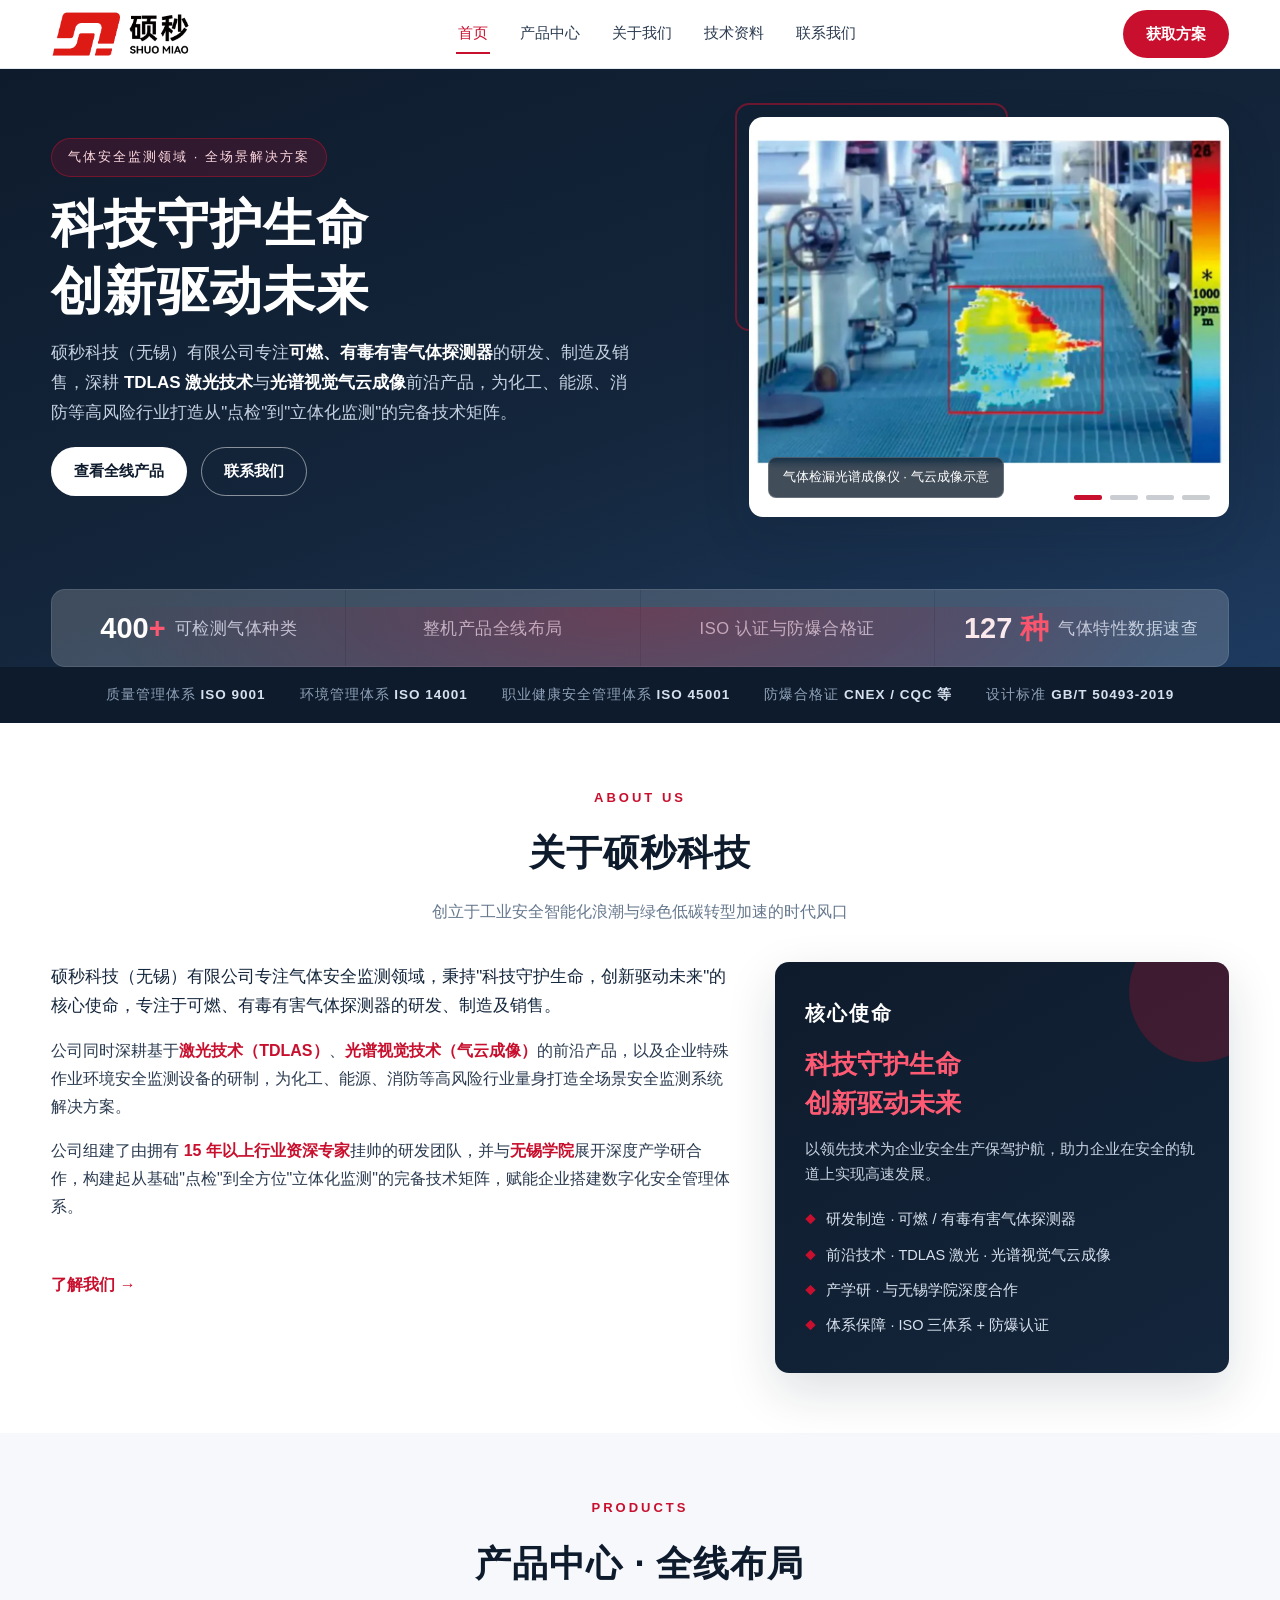
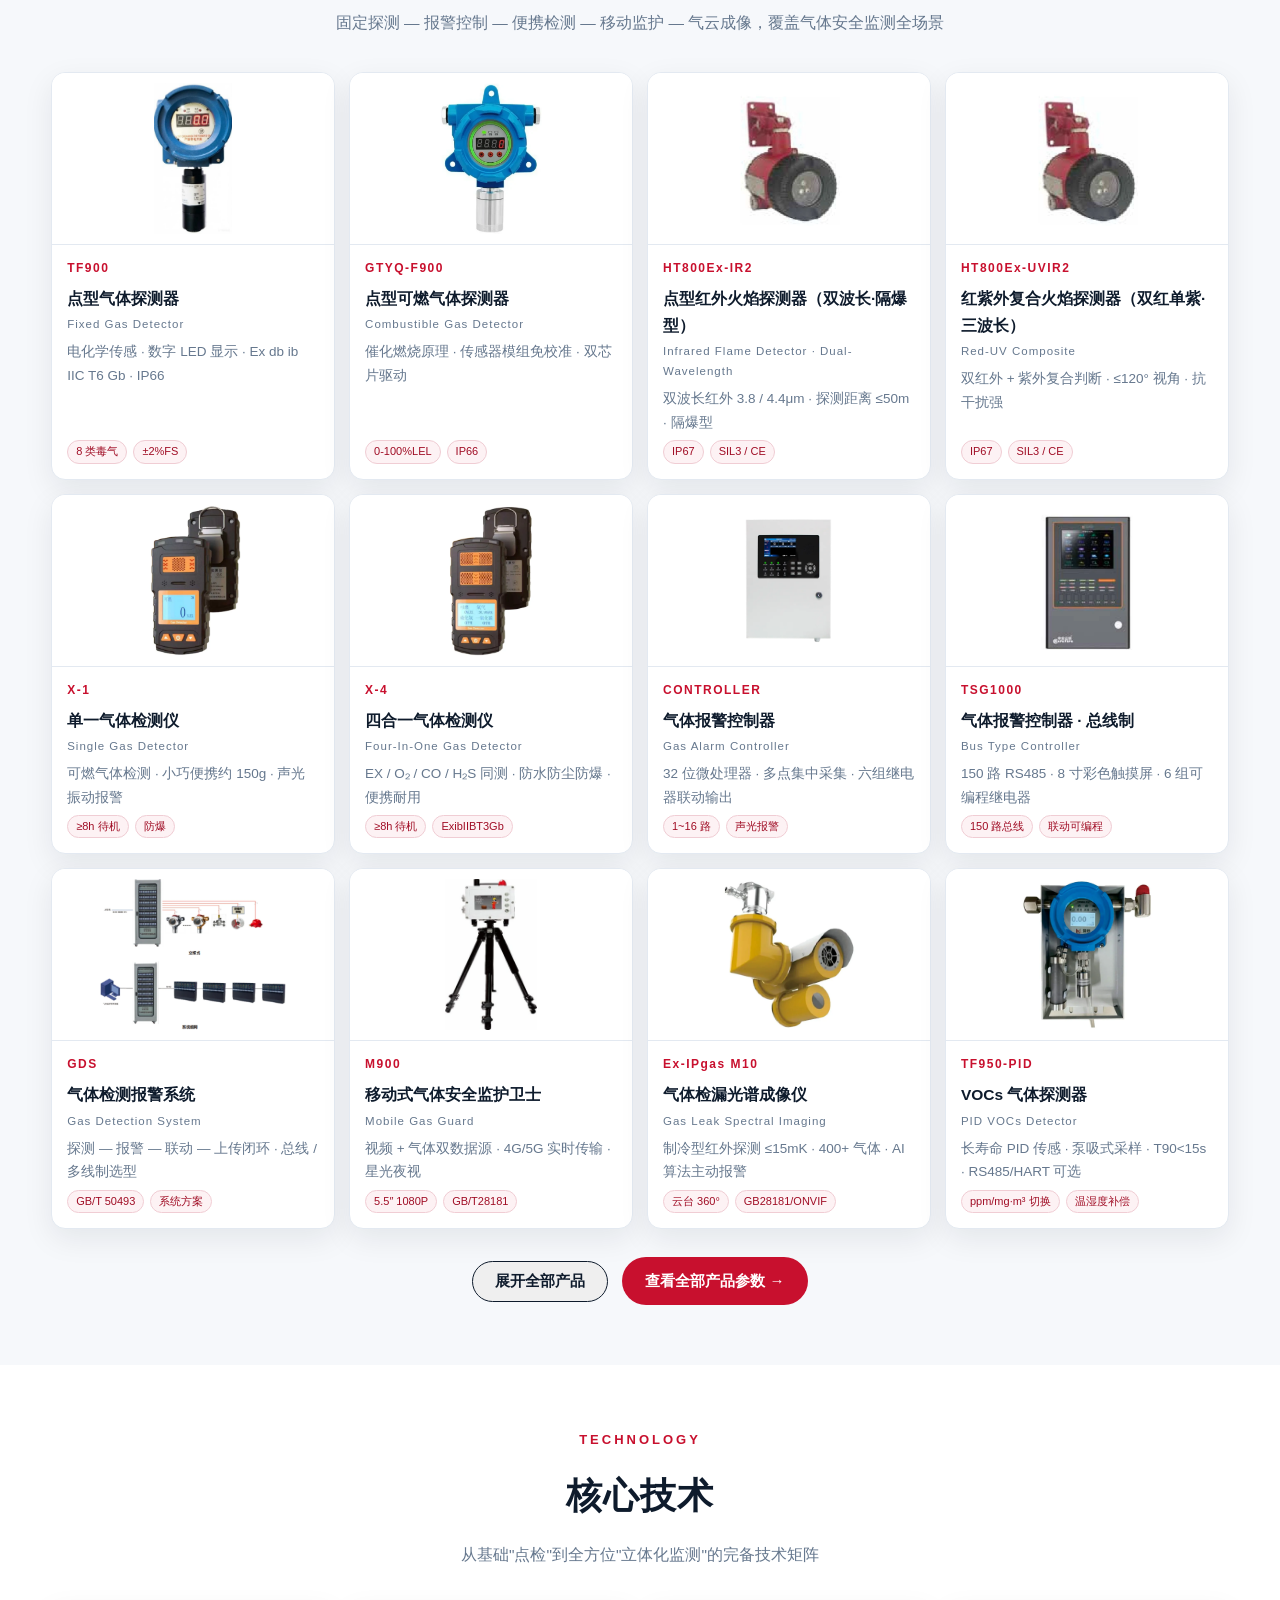
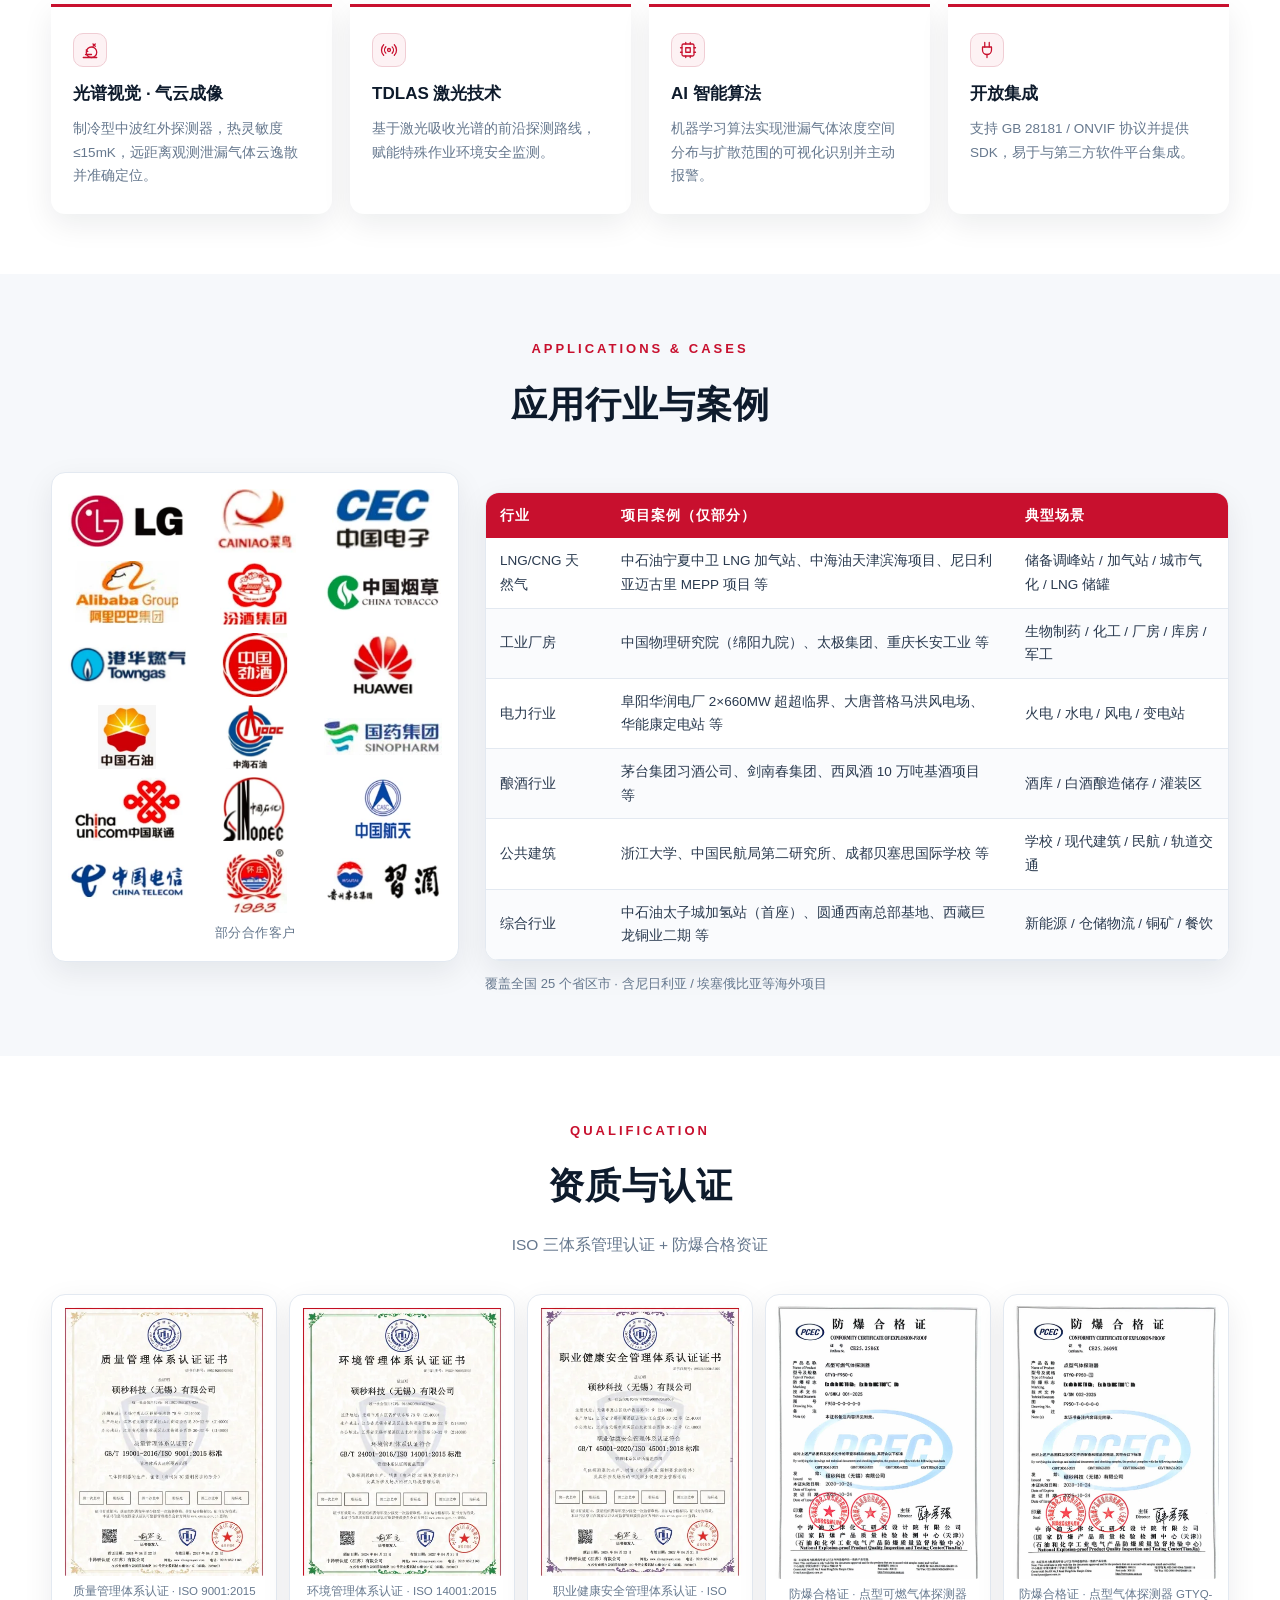
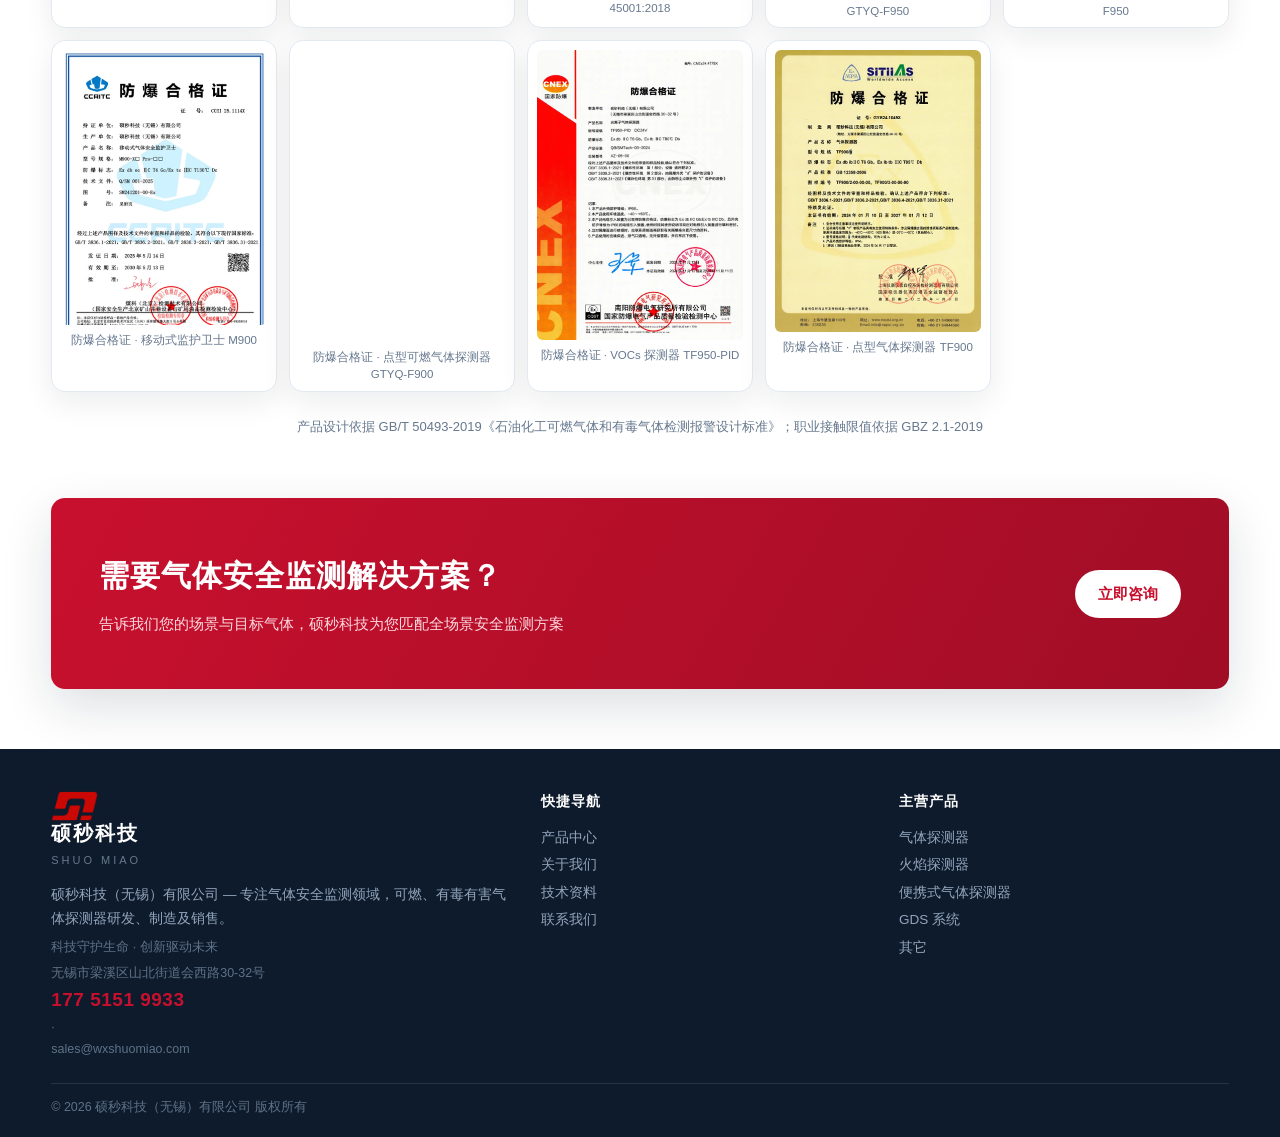
<file: index.html>
<!DOCTYPE html>
<html lang="zh-CN">
<head>
<meta charset="UTF-8">
<meta name="viewport" content="width=device-width, initial-scale=1.0, viewport-fit=cover">
<title>硕秒科技（无锡）有限公司 | 气体探测器·气体报警控制器·VOCs检测·气体检漏光谱成像仪</title>
<meta name="description" content="硕秒科技专注气体安全监测领域，研发制造可燃/有毒有害气体探测器、VOCs检测仪、气体报警控制器、便携气体检测仪与气体检漏光谱成像仪，覆盖烷烃、烯烃、苯类、醇类等400多种气体，为化工、能源、消防等高风险行业提供全场景安全监测解决方案。">
<meta name="keywords" content="硕秒科技,气体探测器,可燃气体探测器,有毒气体探测器,VOCs检测仪,气体报警控制器,便携气体检测仪,气体检漏光谱成像,气体泄漏检测,工业安全监测">
<link rel="canonical" href="https://shuomiao.growclaw.top/">
<meta name="robots" content="index,follow">
<meta property="og:type" content="website">
<meta property="og:site_name" content="硕秒科技（无锡）有限公司">
<meta property="og:title" content="硕秒科技 | 科技守护生命 · 创新驱动未来">
<meta property="og:description" content="工业气体安全监测全线产品：固定式/便携式气体检测、报警控制、移动视频联动监护、气体检漏光谱成像。">
<meta property="og:image" content="https://shuomiao.growclaw.top/assets/img/hero-bg.jpg?v=20260821b">
<meta property="og:url" content="https://shuomiao.growclaw.top/">
<meta name="twitter:card" content="summary_large_image">
<link rel="icon" type="image/png" href="assets/img/favicon.png?v=20260821c">
<link rel="preload" as="image" href="assets/img/hero-bg.webp?v=20260821l" fetchpriority="high">
<link rel="prefetch" href="about.html">
<link rel="prefetch" href="products.html">
<link rel="prefetch" href="data.html">
<link rel="prefetch" href="contact.html">
<link rel="stylesheet" href="assets/css/style.min.css?v=20260827v">
<script type="application/ld+json">
{"@context":"https://schema.org","@type":"Organization","name":"硕秒科技（无锡）有限公司","alternateName":"SHUO MIAO Technology","slogan":"科技守护生命 创新驱动未来","url":"https://shuomiao.growclaw.top/","logo":"https://shuomiao.growclaw.top/assets/img/logo-lockup.webp?v=20260822c","description":"专注气体安全监测领域，可燃、有毒有害气体探测器研发、制造及销售，深耕TDLAS激光技术与光谱视觉气云成像技术。","address":{"@type":"PostalAddress","streetAddress":"梁溪区山北街道会西路30-32号","addressLocality":"无锡市","addressRegion":"江苏省","addressCountry":"CN"},"telephone":"+86-177-5151-9933","email":"sales@wxshuomiao.com","knowsAbout":["气体探测器","气体报警控制器","VOCs检测","气体检漏光谱成像","TDLAS","工业安全监测"]}
</script>
</head>
<body>

<header class="site-head">
  <div class="container head-bar">
    <a class="logo" href="index.html" aria-label="硕秒科技首页"><img class="logo-img" src="assets/img/logo-lockup.webp?v=20260822c" alt="硕秒科技 SHUO MIAO 官方标识" width="1766" height="584">
    </a>
    <nav class="nav" id="mainNav" aria-label="主导航">
      <a href="index.html">首页</a>
      <div class="nav-drop"><a href="products.html">产品中心</a>
        <div class="nav-mega" aria-label="产品分类">
          <div class="nm-cols">
            <a class="nm-cat" href="products.html#cat-gas"><span class="nm-no">01</span>气体探测器<small>点型 · 可燃 · 毒性</small></a>
            <a class="nm-cat" href="products.html#cat-flame"><span class="nm-no">02</span>火焰探测器<small>红外 · 红紫外复合 · 紫外</small></a>
            <a class="nm-cat" href="products.html#cat-portable"><span class="nm-no">03</span>便携式气体探测器<small>单一 · 四合一</small></a>
            <a class="nm-cat" href="products.html#cat-gds"><span class="nm-no">04</span>GDS 系统<small>总线 · 多线控制器</small></a>
            <a class="nm-cat" href="products.html#cat-other"><span class="nm-no">05</span>其它<small>监护 · 成像 · VOCs</small></a>
          </div>
        </div>
      </div>
      <a href="about.html">关于我们</a>
      <a href="data.html">技术资料</a>
      <a href="contact.html">联系我们</a>
    </nav>
    <a class="btn btn-red head-cta" href="contact.html">获取方案</a>
    <button class="nav-toggle" aria-label="打开菜单" aria-expanded="false" aria-controls="mainNav"><span></span><span></span><span></span></button>
  </div>
</header>

<section class="hero">
  <div class="container">
    <div class="hero-grid">
      <div>
        <span class="badge">气体安全监测领域 · 全场景解决方案</span>
        <h1>科技守护生命<br>创新驱动未来</h1>
        <p class="sub">硕秒科技（无锡）有限公司专注<b>可燃、有毒有害气体探测器</b>的研发、制造及销售，深耕 <b>TDLAS 激光技术</b>与<b>光谱视觉气云成像</b>前沿产品，为化工、能源、消防等高风险行业打造从"点检"到"立体化监测"的完备技术矩阵。</p>
        <div class="hero-actions">
          <a class="btn btn-light" href="products.html">查看全线产品</a>
          <a class="btn btn-line" href="contact.html">联系我们</a>
        </div>
      </div>
      <div class="hero-visual">
        <div class="frame hero-carousel" id="heroCarousel">
          <a class="hc-link on" href="products.html#m10" aria-label="查看产品详情"><img class="hc-slide" src="assets/img/hero-bg.webp?v=20260821l" alt="气体检漏光谱成像仪气云成像效果图" fetchpriority="high" width="1000" height="676"></a>
          <a class="hc-link" href="products.html#tf900" aria-label="查看产品详情"><img class="hc-slide" src="assets/img/tf900h.webp" alt="TF900 点型气体探测器" width="800" height="1535" loading="lazy" decoding="async"></a>
          <a class="hc-link" href="products.html#x4" aria-label="查看产品详情"><img class="hc-slide" src="assets/img/x4a.webp" alt="X-4 四合一气体检测仪" width="528" height="894" loading="lazy" decoding="async"></a>
          <a class="hc-link" href="products.html#m10" aria-label="查看产品详情"><img class="hc-slide" src="assets/img/m10h.webp" alt="Ex-IPgas M10 气体检漏光谱成像仪" width="696" height="780" loading="lazy" decoding="async"></a>
          <span class="hero-tag" id="heroTag" style="pointer-events:none">气体检漏光谱成像仪 · 气云成像示意</span>
          <div class="hc-dots" id="heroDots" role="tablist" aria-label="主图切换"><button type="button" class="on" aria-label="第1张：气云成像示意"></button><button type="button" aria-label="第2张：TF900"></button><button type="button" aria-label="第3张：X-4"></button><button type="button" aria-label="第4张：M10"></button></div>
        </div>
      </div>
    </div>
    <div class="stats">
      <div class="stat"><b>400<i>+</i></b><span>可检测气体种类</span></div>
      <div class="stat"><span>整机产品全线布局</span></div>
      <div class="stat"><span>ISO 认证与防爆合格证</span></div>
      <div class="stat"><b>127 <i>种</i></b><span>气体特性数据速查</span></div>
    </div>
  </div>
</section>

<div class="trust">
  <div class="container">
    <span>质量管理体系 <b>ISO 9001</b></span><span>环境管理体系 <b>ISO 14001</b></span><span>职业健康安全管理体系 <b>ISO 45001</b></span><span>防爆合格证 <b>CNEX / CQC 等</b></span><span>设计标准 <b>GB/T 50493-2019</b></span>
  </div>
</div>

<section class="section" id="about">
  <div class="container">
    <div class="section-head">
      <span class="kicker">ABOUT US</span>
      <h2>关于硕秒科技</h2>
      <p>创立于工业安全智能化浪潮与绿色低碳转型加速的时代风口</p>
    </div>
    <div class="about-grid">
      <div>
        <p class="lead">硕秒科技（无锡）有限公司专注气体安全监测领域，秉持"科技守护生命，创新驱动未来"的核心使命，专注于可燃、有毒有害气体探测器的研发、制造及销售。</p>
        <p>公司同时深耕基于<b>激光技术（TDLAS）</b>、<b>光谱视觉技术（气云成像）</b>的前沿产品，以及企业特殊作业环境安全监测设备的研制，为化工、能源、消防等高风险行业量身打造全场景安全监测系统解决方案。</p>
        <p>公司组建了由拥有 <b>15 年以上行业资深专家</b>挂帅的研发团队，并与<b>无锡学院</b>展开深度产学研合作，构建起从基础"点检"到全方位"立体化监测"的完备技术矩阵，赋能企业搭建数字化安全管理体系。</p>
        <a class="more-link" href="about.html">了解我们 →</a>
      </div>
      <aside class="mission-card">
        <h3>核心使命</h3>
        <div class="m">科技守护生命<br>创新驱动未来</div>
        <p>以领先技术为企业安全生产保驾护航，助力企业在安全的轨道上实现高速发展。</p>
        <div class="mission-list">
          <div class="mi">研发制造 · 可燃 / 有毒有害气体探测器</div>
          <div class="mi">前沿技术 · TDLAS 激光 · 光谱视觉气云成像</div>
          <div class="mi">产学研 · 与无锡学院深度合作</div>
          <div class="mi">体系保障 · ISO 三体系 + 防爆认证</div>
        </div>
      </aside>
    </div>
  </div>
</section>

<section class="section alt" id="products">
  <div class="container">
    <div class="section-head">
      <span class="kicker">PRODUCTS</span>
      <h2>产品中心 · 全线布局</h2>
      <p>固定探测 — 报警控制 — 便携检测 — 移动监护 — 气云成像，覆盖气体安全监测全场景</p>
    </div>
    <div class="prod-grid" id="prodGrid">
      <a class="prod-card" href="products.html#tf900">
        <div class="ph"><img src="assets/img/tf900.webp?v=20260821e" alt="TF900 点型气体探测器" width="800" height="1541" decoding="async" loading="lazy"></div>
        <div class="bd"><span class="model">TF900</span><h3>点型气体探测器<span class="en">Fixed Gas Detector</span></h3><p>电化学传感 · 数字 LED 显示 · Ex db ib IIC T6 Gb · IP66</p><div class="tags"><span class="tag">8 类毒气</span><span class="tag">±2%FS</span></div></div>
      </a>
      <a class="prod-card" href="products.html#f900">
        <div class="ph"><img src="assets/img/f900-main.webp" alt="GTYQ-F900 点型可燃气体探测器官方产品图" width="386" height="567" decoding="async" loading="lazy"></div>
        <div class="bd"><span class="model">GTYQ-F900</span><h3>点型可燃气体探测器<span class="en">Combustible Gas Detector</span></h3><p>催化燃烧原理 · 传感器模组免校准 · 双芯片驱动</p><div class="tags"><span class="tag">0-100%LEL</span><span class="tag">IP66</span></div></div>
      </a>
      <a class="prod-card extra" href="products.html#f900ec">
        <div class="ph"><img src="assets/img/f900ec-main.webp" alt="GTYQ-F900 点型气体探测器·毒性气体版官方产品图" width="386" height="567" decoding="async" loading="lazy"></div>
        <div class="bd"><span class="model">GTYQ-F900</span><h3>点型气体探测器 · 毒性气体版<span class="en">Toxic Gas Detector</span></h3><p>电化学原理 · 8 类毒性气体 · 传感器模组免校准</p><div class="tags"><span class="tag">电化学</span><span class="tag">4-20mA</span></div></div>
      </a>
      <a class="prod-card" href="products.html#fl-ir2">
        <div class="ph"><img src="assets/img/flame-main.webp" alt="HT800Ex-IR2 点型红外火焰探测器（双波长·隔爆型）" width="400" height="436" decoding="async" loading="lazy"></div>
        <div class="bd"><span class="model">HT800Ex-IR2</span><h3>点型红外火焰探测器（双波长·隔爆型）<span class="en">Infrared Flame Detector · Dual-Wavelength</span></h3><p>双波长红外 3.8 / 4.4μm · 探测距离 ≤50m · 隔爆型</p><div class="tags"><span class="tag">IP67</span><span class="tag">SIL3 / CE</span></div></div>
      </a>
      <a class="prod-card extra" href="products.html#fl-ir3">
        <div class="ph"><img src="assets/img/flame-main.webp" alt="HT800Ex-IR3 点型红外火焰探测器（三波长·隔爆型）" width="400" height="436" decoding="async" loading="lazy"></div>
        <div class="bd"><span class="model">HT800Ex-IR3</span><h3>红外火焰探测器（三波长）<span class="en">IR · Tri-Wavelength</span></h3><p>三波长 3.8/4.4/5.3μm · 抗干扰更强</p><div class="tags"><span class="tag">三波长</span><span class="tag">IP67</span></div></div>
      </a>
      <a class="prod-card extra" href="products.html#fl-ir4">
        <div class="ph"><img src="assets/img/flame-main.webp" alt="HT800Ex-IR4 点型红外火焰探测器（四波长·隔爆型）" width="400" height="436" decoding="async" loading="lazy"></div>
        <div class="bd"><span class="model">HT800Ex-IR4</span><h3>红外火焰探测器（四波长）<span class="en">IR · Quad-Wavelength</span></h3><p>四波长 2.7-5.3μm · 误报抑制最高</p><div class="tags"><span class="tag">四波长</span><span class="tag">SIL3/CE</span></div></div>
      </a>
      <a class="prod-card extra" href="products.html#fl-uv">
        <div class="ph"><img src="assets/img/flame-main.webp" alt="HT800Ex-UVIR3 点型紫外火焰探测器（隔爆型）" width="400" height="436" decoding="async" loading="lazy"></div>
        <div class="bd"><span class="model">HT800Ex-UVIR3</span><h3>紫外火焰探测器（隔爆型）<span class="en">UV Flame Detector</span></h3><p>185-260nm 紫外 · 爆燃瞬间响应</p><div class="tags"><span class="tag">紫外型</span><span class="tag">IP67</span></div></div>
      </a>
      <a class="prod-card" href="products.html#fl-uvir2">
        <div class="ph"><img src="assets/img/flame-main.webp" alt="HT800Ex-UVIR2 点型红紫外复合火焰探测器（双红单紫·三波长）" width="400" height="436" decoding="async" loading="lazy"></div>
        <div class="bd"><span class="model">HT800Ex-UVIR2</span><h3>红紫外复合火焰探测器（双红单紫·三波长）<span class="en">Red-UV Composite</span></h3><p>双红外 + 紫外复合判断 · ≤120° 视角 · 抗干扰强</p><div class="tags"><span class="tag">IP67</span><span class="tag">SIL3 / CE</span></div></div>
      </a>
      <a class="prod-card extra" href="products.html#fl-uvir3">
        <div class="ph"><img src="assets/img/flame-main.webp" alt="HT800Ex-UVIR3 红紫外复合火焰探测器" width="400" height="436" decoding="async" loading="lazy"></div>
        <div class="bd"><span class="model">HT800Ex-UVIR3</span><h3>红紫外复合（三红单紫·四波长）<span class="en">Red-UV Composite</span></h3><p>三红外 + 紫外复合判断 · 抗干扰全面</p><div class="tags"><span class="tag">四波长</span><span class="tag">SIL3/CE</span></div></div>
      </a>
      <a class="prod-card extra" href="products.html#fl-uvir2h">
        <div class="ph"><img src="assets/img/flame-main.webp" alt="HT800Ex-UVIR2 高速红紫外复合火焰探测器" width="400" height="436" decoding="async" loading="lazy"></div>
        <div class="bd"><span class="model">HT800Ex-UVIR2</span><h3>高速红紫外复合（三波长）<span class="en">High-Speed Composite</span></h3><p>同 UVIR2 配置 · 响应更快</p><div class="tags"><span class="tag">高速型</span><span class="tag">三波长</span></div></div>
      </a>
      <a class="prod-card extra" href="products.html#fl-uvir3h">
        <div class="ph"><img src="assets/img/flame-main.webp" alt="HT800Ex-UVIR3 高速红紫外复合火焰探测器" width="400" height="436" decoding="async" loading="lazy"></div>
        <div class="bd"><span class="model">HT800Ex-UVIR3</span><h3>高速红紫外复合（四波长）<span class="en">High-Speed Composite</span></h3><p>同 UVIR3 配置 · 响应更快</p><div class="tags"><span class="tag">高速型</span><span class="tag">四波长</span></div></div>
      </a>
      <a class="prod-card" href="products.html#x1">
        <div class="ph"><img src="assets/img/x1b.webp?v=20260822a" alt="X-1 单一气体检测仪实物图" width="588" height="920" decoding="async" loading="lazy"></div>
        <div class="bd"><span class="model">X-1</span><h3>单一气体检测仪<span class="en">Single Gas Detector</span></h3><p>可燃气体检测 · 小巧便携约 150g · 声光振动报警</p><div class="tags"><span class="tag">≥8h 待机</span><span class="tag">防爆</span></div></div>
      </a>
      <a class="prod-card" href="products.html#x4">
        <div class="ph"><img src="assets/img/x4a.webp" alt="X-4 四合一气体检测仪" width="528" height="894" decoding="async" loading="lazy"></div>
        <div class="bd"><span class="model">X-4</span><h3>四合一气体检测仪<span class="en">Four-In-One Gas Detector</span></h3><p>EX / O₂ / CO / H₂S 同测 · 防水防尘防爆 · 便携耐用</p><div class="tags"><span class="tag">≥8h 待机</span><span class="tag">ExibIIBT3Gb</span></div></div>
      </a>
      <a class="prod-card" href="products.html#controller">
        <div class="ph"><img src="assets/img/controller.webp?v=20260825a" alt="气体报警控制器" width="724" height="724" decoding="async" loading="lazy"></div>
        <div class="bd"><span class="model">CONTROLLER</span><h3>气体报警控制器<span class="en">Gas Alarm Controller</span></h3><p>32 位微处理器 · 多点集中采集 · 六组继电器联动输出</p><div class="tags"><span class="tag">1~16 路</span><span class="tag">声光报警</span></div></div>
      </a>
      <a class="prod-card" href="products.html#tsg1000">
        <div class="ph"><img src="assets/img/tsg1000-main.webp" alt="TSG1000 气体报警控制器（总线制）" width="348" height="500" decoding="async" loading="lazy"></div>
        <div class="bd"><span class="model">TSG1000</span><h3>气体报警控制器 · 总线制<span class="en">Bus Type Controller</span></h3><p>150 路 RS485 · 8 寸彩色触摸屏 · 6 组可编程继电器</p><div class="tags"><span class="tag">150 路总线</span><span class="tag">联动可编程</span></div></div>
      </a>
      <a class="prod-card extra" href="products.html#tsg2000">
        <div class="ph"><img src="assets/img/tsg2000-main.webp" alt="TSG2000 气体报警控制器（总线及分线）" width="478" height="448" decoding="async" loading="lazy"></div>
        <div class="bd"><span class="model">TSG2000</span><h3>气体报警控制器 · 总线及分线<span class="en">Bus / Multi-wire</span></h3><p>卡件式扩展 · 每卡件 1 路 4-20mA + 98 点总线</p><div class="tags"><span class="tag">卡件扩展</span><span class="tag">TFT LCD</span></div></div>
      </a>
      <a class="prod-card extra" href="products.html#tsg3000">
        <div class="ph"><img src="assets/img/tsg3000-main.webp" alt="TSG3000 气体报警控制器（多线制）" width="648" height="498" decoding="async" loading="lazy"></div>
        <div class="bd"><span class="model">TSG3000</span><h3>气体报警控制器 · 多线制<span class="en">Multi-line Controller</span></h3><p>点对点独立回路 · 壁挂 / 盘装 / 立柜式机体</p><div class="tags"><span class="tag">回路独立</span><span class="tag">立柜式</span></div></div>
      </a>
      <a class="prod-card" href="products.html#gds">
        <div class="ph"><img src="assets/img/gds-main.webp" alt="气体检测报警系统（GDS）系统架构图" width="1090" height="886" decoding="async" loading="lazy"></div>
        <div class="bd"><span class="model">GDS</span><h3>气体检测报警系统<span class="en">Gas Detection System</span></h3><p>探测 — 报警 — 联动 — 上传闭环 · 总线 / 多线制选型</p><div class="tags"><span class="tag">GB/T 50493</span><span class="tag">系统方案</span></div></div>
      </a>
      <a class="prod-card" href="products.html#m900">
        <div class="ph"><img src="assets/img/m900a.webp?v=20260821e" alt="M900 移动式气体安全监护卫士" width="800" height="1314" decoding="async" loading="lazy"></div>
        <div class="bd"><span class="model">M900</span><h3>移动式气体安全监护卫士<span class="en">Mobile Gas Guard</span></h3><p>视频 + 气体双数据源 · 4G/5G 实时传输 · 星光夜视</p><div class="tags"><span class="tag">5.5″ 1080P</span><span class="tag">GB/T28181</span></div></div>
      </a>
      <a class="prod-card" href="products.html#m10">
        <div class="ph"><img src="assets/img/m10h.webp" alt="Ex-IPgas M10 气体检漏光谱成像仪" width="696" height="780" decoding="async" loading="lazy"></div>
        <div class="bd"><span class="model">Ex-IPgas M10</span><h3>气体检漏光谱成像仪<span class="en">Gas Leak Spectral Imaging</span></h3><p>制冷型红外探测 ≤15mK · 400+ 气体 · AI 算法主动报警</p><div class="tags"><span class="tag">云台 360°</span><span class="tag">GB28181/ONVIF</span></div></div>
      </a>
      <a class="prod-card" href="products.html#tf950">
        <div class="ph"><img src="assets/img/tf950.webp?v=20260821e" alt="TF950-PID VOCs 气体探测器" width="700" height="800" decoding="async" loading="lazy"></div>
        <div class="bd"><span class="model">TF950-PID</span><h3>VOCs 气体探测器<span class="en">PID VOCs Detector</span></h3><p>长寿命 PID 传感 · 泵吸式采样 · T90&lt;15s · RS485/HART 可选</p><div class="tags"><span class="tag">ppm/mg·m³ 切换</span><span class="tag">温湿度补偿</span></div></div>
      </a>
      <a class="prod-card extra" href="data.html">
        <div class="ph"><img src="assets/img/m10-thermal.webp?v=20260821e" alt="气体特性数据表与光谱成像热力图" width="603" height="426" decoding="async" loading="lazy"></div>
        <div class="bd"><span class="model">DATA</span><h3>气体特性数据速查<span class="en">Gas Reference Data</span></h3><p>常见易燃气体蒸气 101 种 + 有毒气体氧气 26 种，引两国标</p><div class="tags"><span class="tag">GB/T 50493</span><span class="tag">GBZ 2.1</span></div></div>
      </a>
    </div>
    <div class="prod-more" style="text-align:center"><button type="button" class="btn btn-ghost" id="prodExpand" aria-expanded="false" aria-controls="prodGrid">展开全部产品</button><a class="btn btn-red" href="products.html">查看全部产品参数 →</a></div>
  </div>
</section>

<section class="section" id="tech">
  <div class="container">
    <div class="section-head">
      <span class="kicker">TECHNOLOGY</span>
      <h2>核心技术</h2>
      <p>从基础"点检"到全方位"立体化监测"的完备技术矩阵</p>
    </div>
    <div class="tech-grid">
      <div class="tech"><svg class="ico-svg" viewBox="0 0 24 24" fill="none" stroke="currentColor" stroke-width="1.7" stroke-linecap="round" stroke-linejoin="round" aria-hidden="true"><path d="M6 18h8"/><path d="M3 22h18"/><path d="M14 22a7 7 0 1 0 0-14 7 7 0 0 0 0 14Z"/><path d="m9 14-2-2"/><path d="m16 7 3-3"/><path d="m19 7-3-3"/></svg><h3>光谱视觉 · 气云成像</h3><p>制冷型中波红外探测器，热灵敏度 ≤15mK，远距离观测泄漏气体云逸散并准确定位。</p></div>
      <div class="tech"><svg class="ico-svg" viewBox="0 0 24 24" fill="none" stroke="currentColor" stroke-width="1.7" stroke-linecap="round" stroke-linejoin="round" aria-hidden="true"><path d="M4.9 19.1C1 15.2 1 8.8 4.9 4.9"/><path d="M7.8 16.2c-2.3-2.3-2.3-6.1 0-8.5"/><circle cx="12" cy="12" r="2"/><path d="M16.2 7.8c2.3 2.3 2.3 6.1 0 8.5"/><path d="M19.1 4.9C23 8.8 23 15.2 19.1 19.1"/></svg><h3>TDLAS 激光技术</h3><p>基于激光吸收光谱的前沿探测路线，赋能特殊作业环境安全监测。</p></div>
      <div class="tech"><svg class="ico-svg" viewBox="0 0 24 24" fill="none" stroke="currentColor" stroke-width="1.7" stroke-linecap="round" stroke-linejoin="round" aria-hidden="true"><rect x="4" y="4" width="16" height="16" rx="2"/><path d="M9 9h6v6H9z"/><path d="M9 2v2M15 2v2M9 20v2M15 20v2M2 9h2M2 15h2M20 9h2M20 15h2"/></svg><h3>AI 智能算法</h3><p>机器学习算法实现泄漏气体浓度空间分布与扩散范围的可视化识别并主动报警。</p></div>
      <div class="tech"><svg class="ico-svg" viewBox="0 0 24 24" fill="none" stroke="currentColor" stroke-width="1.7" stroke-linecap="round" stroke-linejoin="round" aria-hidden="true"><path d="M9 2v6M15 2v6"/><path d="M6 8h12v4a6 6 0 0 1-12 0V8Z"/><path d="M12 18v4"/></svg><h3>开放集成</h3><p>支持 GB 28181 / ONVIF 协议并提供 SDK，易于与第三方软件平台集成。</p></div>
    </div>
  </div>
</section>

<section class="section alt" id="industries">
  <div class="container">
    <div class="section-head">
      <span class="kicker">APPLICATIONS &amp; CASES</span>
      <h2>应用行业与案例</h2>
    </div>
    <div class="case-wrap">
      <figure class="case-logos">
        <div class="logo-wall">
          <img src="assets/img/case-logo-01.webp" alt="LG" width="204" height="90" loading="lazy" decoding="async">
          <img src="assets/img/case-logo-02.webp" alt="菜鸟" width="94" height="73" loading="lazy" decoding="async">
          <img src="assets/img/case-logo-03.webp" alt="合作客户标识" width="123" height="77" loading="lazy" decoding="async">
          <img src="assets/img/case-logo-04.webp" alt="阿里巴巴集团" width="184" height="109" loading="lazy" decoding="async">
          <img src="assets/img/case-logo-05.webp" alt="汾酒集团" width="120" height="109" loading="lazy" decoding="async">
          <img src="assets/img/case-logo-06.webp" alt="合作客户标识" width="194" height="67" loading="lazy" decoding="async">
          <img src="assets/img/case-logo-07.webp" alt="港华燃气" width="239" height="79" loading="lazy" decoding="async">
          <img src="assets/img/case-logo-08.webp" alt="中国劲酒" width="124" height="114" loading="lazy" decoding="async">
          <img src="assets/img/case-logo-09.webp" alt="合作客户标识" width="99" height="97" loading="lazy" decoding="async">
          <img src="assets/img/case-logo-10.webp" alt="中国石油" width="114" height="126" loading="lazy" decoding="async">
          <img src="assets/img/case-logo-11.webp" alt="中海油" width="137" height="150" loading="lazy" decoding="async">
          <img src="assets/img/case-logo-12.webp" alt="合作客户标识" width="197" height="61" loading="lazy" decoding="async">
          <img src="assets/img/case-logo-13.webp" alt="中国联通" width="187" height="108" loading="lazy" decoding="async">
          <img src="assets/img/case-logo-14.webp" alt="中国石化" width="133" height="133" loading="lazy" decoding="async">
          <img src="assets/img/case-logo-15.webp" alt="合作客户标识" width="116" height="122" loading="lazy" decoding="async">
          <img src="assets/img/case-logo-16.webp" alt="中国电信" width="196" height="66" loading="lazy" decoding="async">
          <img src="assets/img/case-logo-17.webp" alt="合作客户标识" width="101" height="102" loading="lazy" decoding="async">
          <img src="assets/img/case-logo-18.webp" alt="合作客户标识" width="185" height="72" loading="lazy" decoding="async">
        </div>
        <figcaption>部分合作客户</figcaption>
      </figure>
      <div class="case-table">
        <div class="table-wrap"><table class="ind-table">
          <tr><th>行业</th><th>项目案例（仅部分）</th><th>典型场景</th></tr>
          <tr><td>LNG/CNG 天然气</td><td>中石油宁夏中卫 LNG 加气站、中海油天津滨海项目、尼日利亚迈古里 MEPP 项目 等</td><td>储备调峰站 / 加气站 / 城市气化 / LNG 储罐</td></tr>
          <tr><td>工业厂房</td><td>中国物理研究院（绵阳九院）、太极集团、重庆长安工业 等</td><td>生物制药 / 化工 / 厂房 / 库房 / 军工</td></tr>
          <tr><td>电力行业</td><td>阜阳华润电厂 2×660MW 超超临界、大唐普格马洪风电场、华能康定电站 等</td><td>火电 / 水电 / 风电 / 变电站</td></tr>
          <tr><td>酿酒行业</td><td>茅台集团习酒公司、剑南春集团、西凤酒 10 万吨基酒项目 等</td><td>酒库 / 白酒酿造储存 / 灌装区</td></tr>
          <tr><td>公共建筑</td><td>浙江大学、中国民航局第二研究所、成都贝塞思国际学校 等</td><td>学校 / 现代建筑 / 民航 / 轨道交通</td></tr>
          <tr><td>综合行业</td><td>中石油太子城加氢站（首座）、圆通西南总部基地、西藏巨龙铜业二期 等</td><td>新能源 / 仓储物流 / 铜矿 / 餐饮</td></tr>
        </table></div>
        <p class="case-note">覆盖全国 25 个省区市 · 含尼日利亚 / 埃塞俄比亚等海外项目</p>
      </div>
    </div>
  </div>
</section>

<section class="section" id="certs">
  <div class="container">
    <div class="section-head">
      <span class="kicker">QUALIFICATION</span>
      <h2>资质与认证</h2>
      <p>ISO 三体系管理认证 + 防爆合格资证</p>
    </div>
    <div class="cert-wall">
      <div class="cert-photo"><img src="assets/img/certs/cert-iso9001.webp?v=20260821i" alt="质量管理体系认证证书 ISO 9001" width="402" height="531" decoding="async" loading="lazy"><span class="cert-cap">质量管理体系认证 · ISO 9001:2015</span></div>
      <div class="cert-photo"><img src="assets/img/certs/cert-iso14001.webp?v=20260821i" alt="环境管理体系认证证书 ISO 14001" width="402" height="531" decoding="async" loading="lazy"><span class="cert-cap">环境管理体系认证 · ISO 14001:2015</span></div>
      <div class="cert-photo"><img src="assets/img/certs/cert-iso45001.webp?v=20260821i" alt="职业健康安全管理体系认证证书 ISO 45001" width="402" height="531" decoding="async" loading="lazy"><span class="cert-cap">职业健康安全管理体系认证 · ISO 45001:2018</span></div>
      <div class="cert-photo"><img src="assets/img/certs/cert-ex-gtyq-f950c.webp?v=20260821h" alt="防爆合格证 点型可燃气体探测器 GTYQ-F950" width="820" height="1093" decoding="async" loading="lazy"><span class="cert-cap">防爆合格证 · 点型可燃气体探测器 GTYQ-F950</span></div>
      <div class="cert-photo"><img src="assets/img/certs/cert-ex-gtyq-f950b.webp?v=20260821h" alt="防爆合格证 点型气体探测器 GTYQ-F950" width="820" height="1093" decoding="async" loading="lazy"><span class="cert-cap">防爆合格证 · 点型气体探测器 GTYQ-F950</span></div>
      <div class="cert-photo"><img src="assets/img/certs/cert-ex-m900.webp?v=20260821h" alt="防爆合格证 移动式气体安全监护卫士 M900" width="820" height="1096" decoding="async" loading="lazy"><span class="cert-cap">防爆合格证 · 移动式监护卫士 M900</span></div>
      <div class="cert-photo"><img src="assets/img/certs/cert-ex-gtyq-f900.webp?v=20260821h" alt="防爆合格证 点型可燃气体探测器 GTYQ-F900" width="820" height="1163" decoding="async" loading="lazy"><span class="cert-cap">防爆合格证 · 点型可燃气体探测器 GTYQ-F900</span></div>
      <div class="cert-photo"><img src="assets/img/certs/cert-ex-tf950.webp?v=20260821h" alt="防爆合格证 VOCs 气体探测器 TF950-PID" width="820" height="1154" decoding="async" loading="lazy"><span class="cert-cap">防爆合格证 · VOCs 探测器 TF950-PID</span></div>
      <div class="cert-photo"><img src="assets/img/certs/cert-ex-tf900.webp?v=20260821h" alt="防爆合格证 点型气体探测器 TF900" width="820" height="1123" decoding="async" loading="lazy"><span class="cert-cap">防爆合格证 · 点型气体探测器 TF900</span></div>
    </div>
    <p class="cert-note">产品设计依据 GB/T 50493-2019《石油化工可燃气体和有毒气体检测报警设计标准》；职业接触限值依据 GBZ 2.1-2019</p>
  </div>
</section>

<section class="section" style="padding-top:0">
  <div class="container">
    <div class="cta-band">
      <div>
        <h2>需要气体安全监测解决方案？</h2>
        <p>告诉我们您的场景与目标气体，硕秒科技为您匹配全场景安全监测方案</p>
      </div>
      <a class="btn btn-white" href="contact.html">立即咨询</a>
    </div>
  </div>
</section>

<footer class="site-foot">
  <div class="container">
    <div class="foot-grid">
      <div>
        <a class="logo" href="index.html" style="margin-bottom:10px">
          <img class="logo-mark-img" loading="lazy" decoding="async" src="assets/img/logo-mark.webp?v=20260822c" alt="硕秒科技徽标" width="46" height="30">
          <span class="logo-text"><span class="cn">硕秒科技</span><br><span class="en">SHUO&nbsp;MIAO</span></span>
        </a>
        <p style="max-width:34em">硕秒科技（无锡）有限公司 — 专注气体安全监测领域，可燃、有毒有害气体探测器研发、制造及销售。</p>
        <p class="foot-note">科技守护生命 · 创新驱动未来</p>
        <p class="foot-note">无锡市梁溪区山北街道会西路30-32号<br><a class="foot-tel" href="tel:17751519933">177 5151 9933</a> · <a href="mailto:sales@wxshuomiao.com">sales@wxshuomiao.com</a></p>
      </div>
      <div>
        <h4>快捷导航</h4>
        <a href="products.html">产品中心</a><a href="about.html">关于我们</a><a href="data.html">技术资料</a><a href="contact.html">联系我们</a>
      </div>
      <div>
        <h4>主营产品</h4>
        <a href="products.html#cat-gas">气体探测器</a><a href="products.html#cat-flame">火焰探测器</a><a href="products.html#cat-portable">便携式气体探测器</a><a href="products.html#cat-gds">GDS 系统</a><a href="products.html#cat-other">其它</a>
      </div>
    </div>
    <div class="foot-bottom">
      <span>© <span class="js-year">2026</span> 硕秒科技（无锡）有限公司 版权所有</span>
      
    </div>
  </div>
</footer>

<button class="to-top" aria-label="回到顶部">↑</button>
<script src="assets/js/main.min.js?v=20260827i" defer></script>


</body>
</html>
</file>
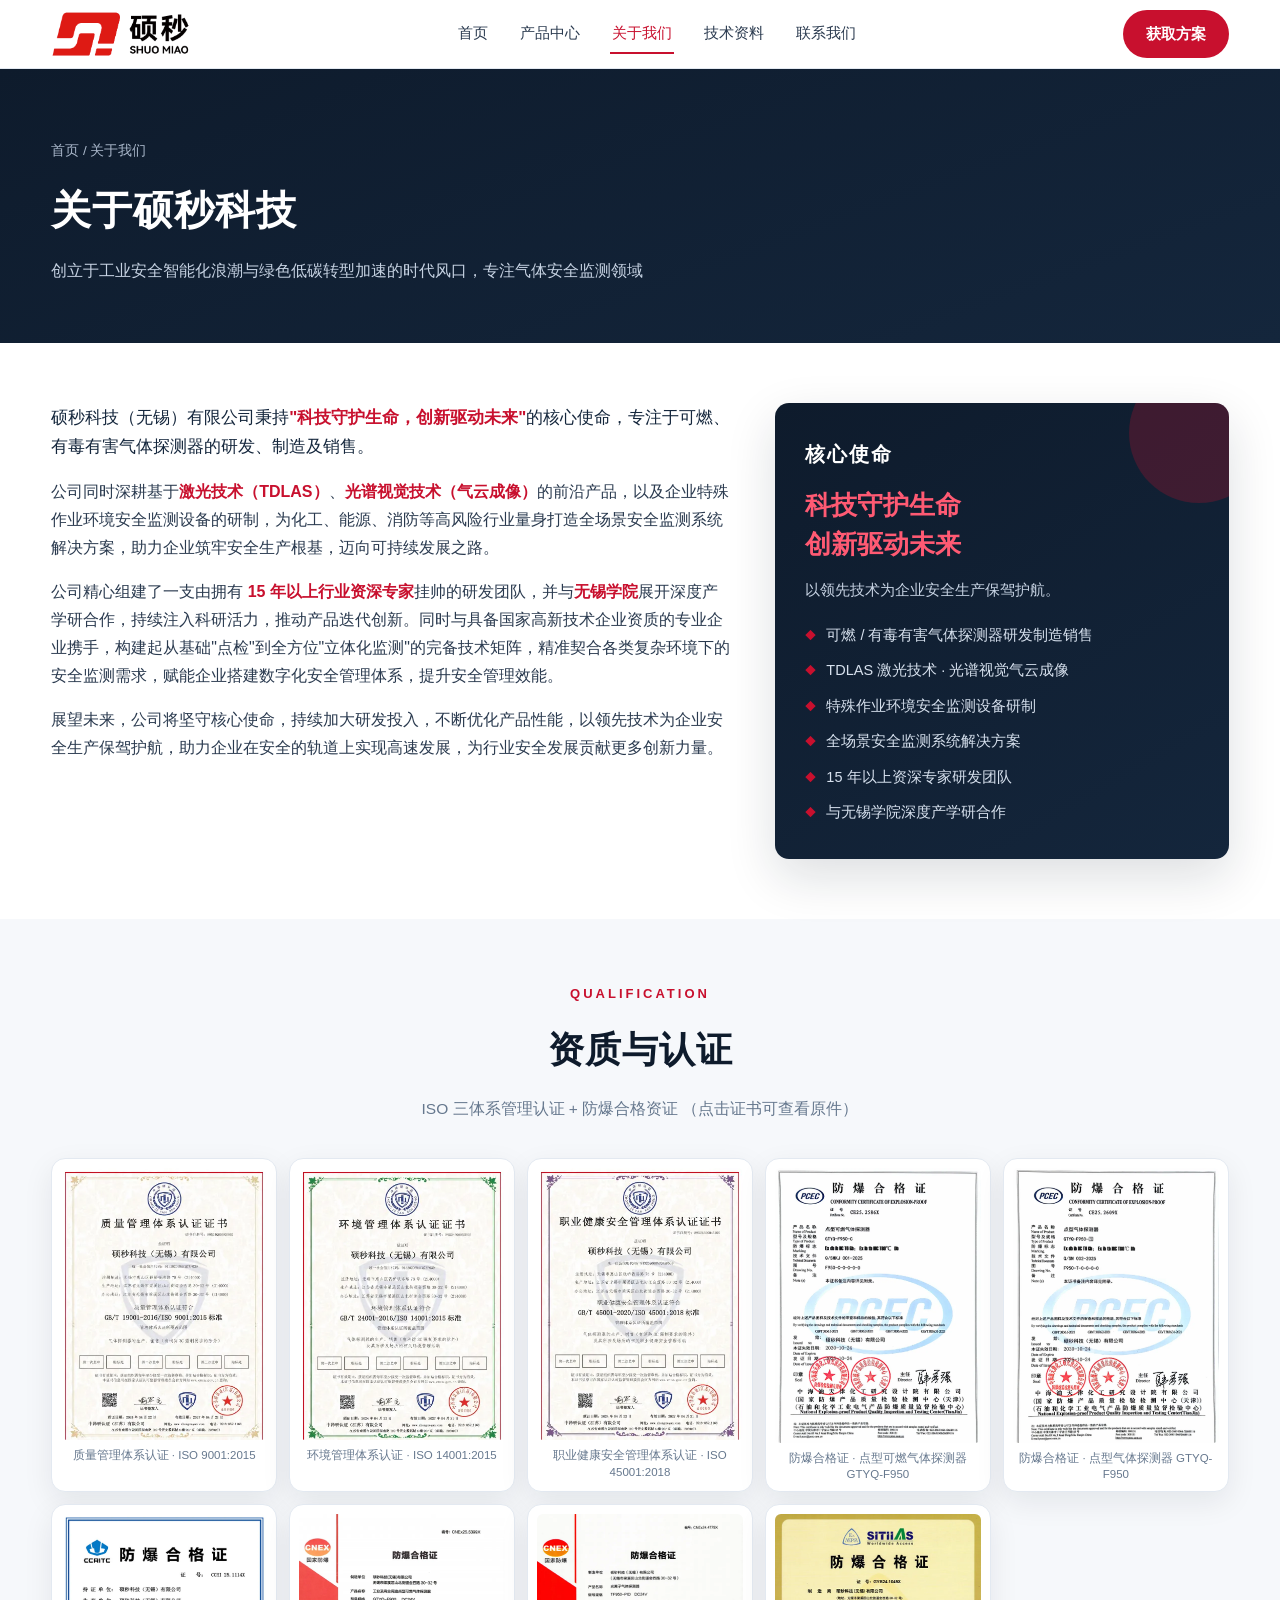
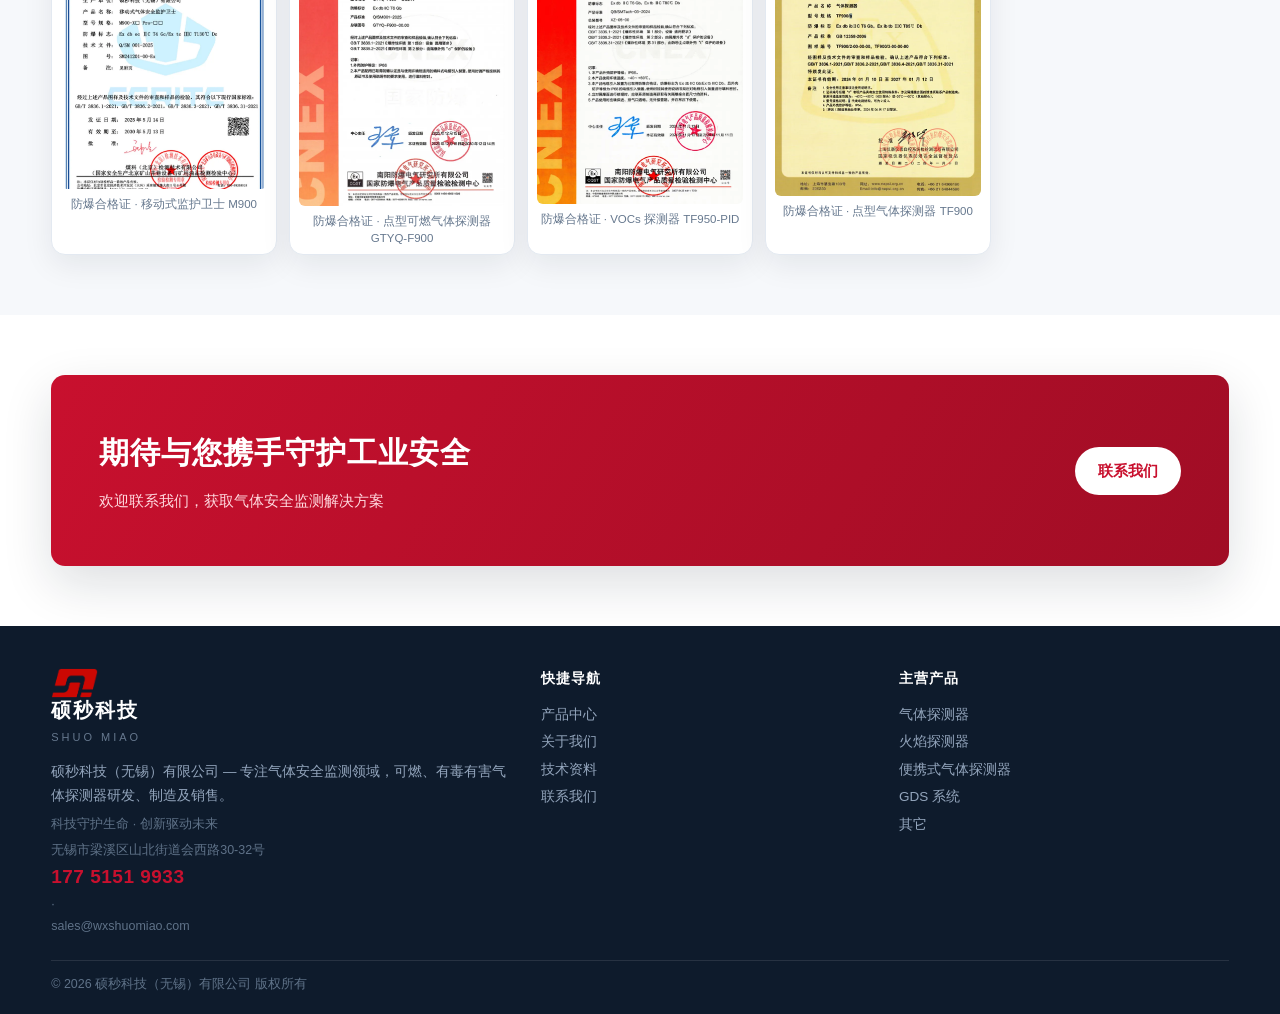
<file: about.html>
<!DOCTYPE html>
<html lang="zh-CN">
<head>
<meta charset="UTF-8">
<meta name="viewport" content="width=device-width, initial-scale=1.0, viewport-fit=cover">
<title>关于我们 | 硕秒科技（无锡）有限公司 — 专注气体安全监测</title>
<meta name="description" content="硕秒科技（无锡）有限公司专注气体安全监测领域，秉持"科技守护生命，创新驱动未来"使命，研发制造可燃/有毒有害气体探测器，深耕 TDLAS 激光与光谱视觉气云成像技术，与无锡学院深度产学研合作，通过 ISO 三体系认证。">
<meta name="keywords" content="硕秒科技,关于我们,气体安全监测,TDLAS,气云成像,无锡学院,ISO认证,防爆认证">
<link rel="canonical" href="https://shuomiao.growclaw.top/about.html">
<meta name="robots" content="index,follow">
<meta property="og:type" content="website">
<meta property="og:site_name" content="硕秒科技（无锡）有限公司">
<meta property="og:title" content="关于硕秒科技 | 科技守护生命 · 创新驱动未来">
<meta property="og:url" content="https://shuomiao.growclaw.top/about.html">
<link rel="icon" type="image/png" href="assets/img/favicon.png?v=20260821c">
<link rel="prefetch" href="index.html">
<link rel="prefetch" href="products.html">
<link rel="prefetch" href="data.html">
<link rel="prefetch" href="contact.html">
<link rel="stylesheet" href="assets/css/style.min.css?v=20260827v">
</head>
<body>

<header class="site-head">
  <div class="container head-bar">
    <a class="logo" href="index.html" aria-label="硕秒科技首页"><img class="logo-img" src="assets/img/logo-lockup.webp?v=20260822c" alt="硕秒科技 SHUO MIAO 官方标识" width="1766" height="584">
    </a>
    <nav class="nav" id="mainNav" aria-label="主导航">
      <a href="index.html">首页</a>
      <div class="nav-drop"><a href="products.html">产品中心</a>
        <div class="nav-mega" aria-label="产品分类">
          <div class="nm-cols">
            <a class="nm-cat" href="products.html#cat-gas"><span class="nm-no">01</span>气体探测器<small>点型 · 可燃 · 毒性</small></a>
            <a class="nm-cat" href="products.html#cat-flame"><span class="nm-no">02</span>火焰探测器<small>红外 · 红紫外复合 · 紫外</small></a>
            <a class="nm-cat" href="products.html#cat-portable"><span class="nm-no">03</span>便携式气体探测器<small>单一 · 四合一</small></a>
            <a class="nm-cat" href="products.html#cat-gds"><span class="nm-no">04</span>GDS 系统<small>总线 · 多线控制器</small></a>
            <a class="nm-cat" href="products.html#cat-other"><span class="nm-no">05</span>其它<small>监护 · 成像 · VOCs</small></a>
          </div>
        </div>
      </div>
      <a href="about.html">关于我们</a>
      <a href="data.html">技术资料</a>
      <a href="contact.html">联系我们</a>
    </nav>
    <a class="btn btn-red head-cta" href="contact.html">获取方案</a>
    <button class="nav-toggle" aria-label="打开菜单" aria-expanded="false" aria-controls="mainNav"><span></span><span></span><span></span></button>
  </div>
</header>

<section class="page-hero">
  <div class="container">
    <p class="crumb"><a href="index.html">首页</a> / 关于我们</p>
    <h1>关于硕秒科技</h1>
    <p>创立于工业安全智能化浪潮与绿色低碳转型加速的时代风口，专注气体安全监测领域</p>
  </div>
</section>

<section class="section">
  <div class="container">
    <div class="about-grid">
      <div>
        <p class="lead">硕秒科技（无锡）有限公司秉持<b style="color:var(--red)">"科技守护生命，创新驱动未来"</b>的核心使命，专注于可燃、有毒有害气体探测器的研发、制造及销售。</p>
        <p>公司同时深耕基于<b>激光技术（TDLAS）</b>、<b>光谱视觉技术（气云成像）</b>的前沿产品，以及企业特殊作业环境安全监测设备的研制，为化工、能源、消防等高风险行业量身打造全场景安全监测系统解决方案，助力企业筑牢安全生产根基，迈向可持续发展之路。</p>
        <p>公司精心组建了一支由拥有 <b>15 年以上行业资深专家</b>挂帅的研发团队，并与<b>无锡学院</b>展开深度产学研合作，持续注入科研活力，推动产品迭代创新。同时与具备国家高新技术企业资质的专业企业携手，构建起从基础"点检"到全方位"立体化监测"的完备技术矩阵，精准契合各类复杂环境下的安全监测需求，赋能企业搭建数字化安全管理体系，提升安全管理效能。</p>
        <p>展望未来，公司将坚守核心使命，持续加大研发投入，不断优化产品性能，以领先技术为企业安全生产保驾护航，助力企业在安全的轨道上实现高速发展，为行业安全发展贡献更多创新力量。</p>
      </div>
      <aside class="mission-card">
        <h3>核心使命</h3>
        <div class="m">科技守护生命<br>创新驱动未来</div>
        <p>以领先技术为企业安全生产保驾护航。</p>
        <div class="mission-list">
          <div class="mi">可燃 / 有毒有害气体探测器研发制造销售</div>
          <div class="mi">TDLAS 激光技术 · 光谱视觉气云成像</div>
          <div class="mi">特殊作业环境安全监测设备研制</div>
          <div class="mi">全场景安全监测系统解决方案</div>
          <div class="mi">15 年以上资深专家研发团队</div>
          <div class="mi">与无锡学院深度产学研合作</div>
        </div>
      </aside>
    </div>
  </div>
</section>

<section class="section alt">
  <div class="container">
    <div class="section-head">
      <span class="kicker">QUALIFICATION</span>
      <h2>资质与认证</h2>
      <p>ISO 三体系管理认证 + 防爆合格资证 （点击证书可查看原件）</p>
    </div>
    <div class="cert-wall">
      <a class="cert-photo" href="assets/img/certs/cert-iso9001.webp?v=20260821i" target="_blank" rel="noopener"><img src="assets/img/certs/cert-iso9001.webp?v=20260821i" alt="质量管理体系认证证书 ISO 9001" width="402" height="531" decoding="async" loading="lazy"><span class="cert-cap">质量管理体系认证 · ISO 9001:2015</span></a>
      <a class="cert-photo" href="assets/img/certs/cert-iso14001.webp?v=20260821i" target="_blank" rel="noopener"><img src="assets/img/certs/cert-iso14001.webp?v=20260821i" alt="环境管理体系认证证书 ISO 14001" width="402" height="531" decoding="async" loading="lazy"><span class="cert-cap">环境管理体系认证 · ISO 14001:2015</span></a>
      <a class="cert-photo" href="assets/img/certs/cert-iso45001.webp?v=20260821i" target="_blank" rel="noopener"><img src="assets/img/certs/cert-iso45001.webp?v=20260821i" alt="职业健康安全管理体系认证证书 ISO 45001" width="402" height="531" decoding="async" loading="lazy"><span class="cert-cap">职业健康安全管理体系认证 · ISO 45001:2018</span></a>
      <a class="cert-photo" href="assets/img/certs/cert-ex-gtyq-f950c.webp?v=20260821h" target="_blank" rel="noopener"><img src="assets/img/certs/cert-ex-gtyq-f950c.webp?v=20260821h" alt="防爆合格证 点型可燃气体探测器 GTYQ-F950" width="820" height="1093" decoding="async" loading="lazy"><span class="cert-cap">防爆合格证 · 点型可燃气体探测器 GTYQ-F950</span></a>
      <a class="cert-photo" href="assets/img/certs/cert-ex-gtyq-f950b.webp?v=20260821h" target="_blank" rel="noopener"><img src="assets/img/certs/cert-ex-gtyq-f950b.webp?v=20260821h" alt="防爆合格证 点型气体探测器 GTYQ-F950" width="820" height="1093" decoding="async" loading="lazy"><span class="cert-cap">防爆合格证 · 点型气体探测器 GTYQ-F950</span></a>
      <a class="cert-photo" href="assets/img/certs/cert-ex-m900.webp?v=20260821h" target="_blank" rel="noopener"><img src="assets/img/certs/cert-ex-m900.webp?v=20260821h" alt="防爆合格证 移动式气体安全监护卫士 M900" width="820" height="1096" decoding="async" loading="lazy"><span class="cert-cap">防爆合格证 · 移动式监护卫士 M900</span></a>
      <a class="cert-photo" href="assets/img/certs/cert-ex-gtyq-f900.webp?v=20260821h" target="_blank" rel="noopener"><img src="assets/img/certs/cert-ex-gtyq-f900.webp?v=20260821h" alt="防爆合格证 点型可燃气体探测器 GTYQ-F900" width="820" height="1163" decoding="async" loading="lazy"><span class="cert-cap">防爆合格证 · 点型可燃气体探测器 GTYQ-F900</span></a>
      <a class="cert-photo" href="assets/img/certs/cert-ex-tf950.webp?v=20260821h" target="_blank" rel="noopener"><img src="assets/img/certs/cert-ex-tf950.webp?v=20260821h" alt="防爆合格证 VOCs 气体探测器 TF950-PID" width="820" height="1154" decoding="async" loading="lazy"><span class="cert-cap">防爆合格证 · VOCs 探测器 TF950-PID</span></a>
      <a class="cert-photo" href="assets/img/certs/cert-ex-tf900.webp?v=20260821h" target="_blank" rel="noopener"><img src="assets/img/certs/cert-ex-tf900.webp?v=20260821h" alt="防爆合格证 点型气体探测器 TF900" width="820" height="1123" decoding="async" loading="lazy"><span class="cert-cap">防爆合格证 · 点型气体探测器 TF900</span></a>
    </div>
  </div>
</section>

<section class="section">
  <div class="container">
    <div class="cta-band">
      <div>
        <h2>期待与您携手守护工业安全</h2>
        <p>欢迎联系我们，获取气体安全监测解决方案</p>
      </div>
      <a class="btn btn-white" href="contact.html">联系我们</a>
    </div>
  </div>
</section>

<footer class="site-foot">
  <div class="container">
    <div class="foot-grid">
      <div>
        <a class="logo" href="index.html" style="margin-bottom:10px">
          <img class="logo-mark-img" loading="lazy" decoding="async" src="assets/img/logo-mark.webp?v=20260822c" alt="硕秒科技徽标" width="46" height="30">
          <span class="logo-text"><span class="cn">硕秒科技</span><br><span class="en">SHUO&nbsp;MIAO</span></span>
        </a>
        <p style="max-width:34em">硕秒科技（无锡）有限公司 — 专注气体安全监测领域，可燃、有毒有害气体探测器研发、制造及销售。</p>
        <p class="foot-note">科技守护生命 · 创新驱动未来</p>
        <p class="foot-note">无锡市梁溪区山北街道会西路30-32号<br><a class="foot-tel" href="tel:17751519933">177 5151 9933</a> · <a href="mailto:sales@wxshuomiao.com">sales@wxshuomiao.com</a></p>
      </div>
      <div>
        <h4>快捷导航</h4>
        <a href="products.html">产品中心</a><a href="about.html">关于我们</a><a href="data.html">技术资料</a><a href="contact.html">联系我们</a>
      </div>
      <div>
        <h4>主营产品</h4>
        <a href="products.html#cat-gas">气体探测器</a><a href="products.html#cat-flame">火焰探测器</a><a href="products.html#cat-portable">便携式气体探测器</a><a href="products.html#cat-gds">GDS 系统</a><a href="products.html#cat-other">其它</a>
      </div>
    </div>
    <div class="foot-bottom">
      <span>© <span class="js-year">2026</span> 硕秒科技（无锡）有限公司 版权所有</span>
      
    </div>
  </div>
</footer>

<button class="to-top" aria-label="回到顶部">↑</button>
<script src="assets/js/main.min.js?v=20260827i" defer></script>
</body>
</html>
</file>
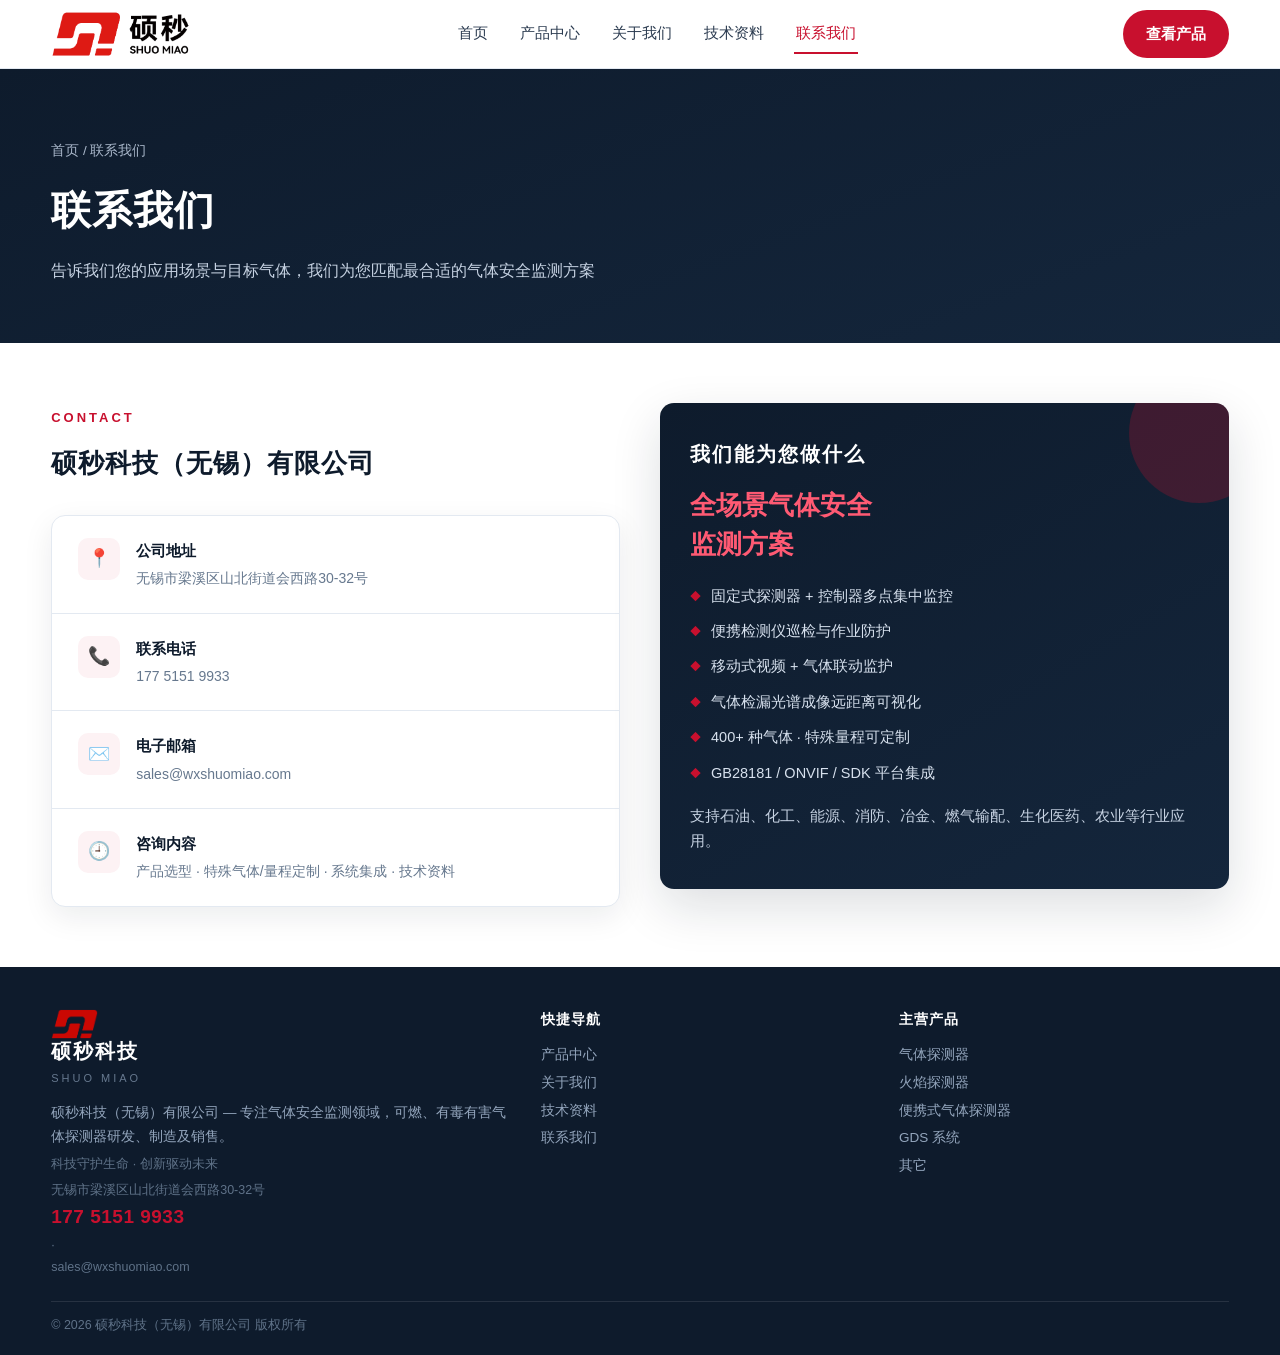
<file: contact.html>
<!DOCTYPE html>
<html lang="zh-CN">
<head>
<meta charset="UTF-8">
<meta name="viewport" content="width=device-width, initial-scale=1.0, viewport-fit=cover">
<title>联系我们 | 硕秒科技（无锡）有限公司</title>
<meta name="description" content="联系硕秒科技（无锡）有限公司，咨询气体探测器、气体报警控制器、VOCs 检测仪、气体检漏光谱成像仪产品与定制方案。">
<meta name="keywords" content="硕秒科技联系方式,气体探测器咨询,气体检测方案定制">
<link rel="canonical" href="https://shuomiao.growclaw.top/contact.html">
<meta name="robots" content="index,follow">
<link rel="icon" type="image/png" href="assets/img/favicon.png?v=20260821c">
<link rel="prefetch" href="index.html">
<link rel="prefetch" href="about.html">
<link rel="prefetch" href="products.html">
<link rel="prefetch" href="data.html">
<link rel="stylesheet" href="assets/css/style.min.css?v=20260827v">
</head>
<body>

<header class="site-head">
  <div class="container head-bar">
    <a class="logo" href="index.html" aria-label="硕秒科技首页"><img class="logo-img" src="assets/img/logo-lockup.webp?v=20260822c" alt="硕秒科技 SHUO MIAO 官方标识" width="1766" height="584">
    </a>
    <nav class="nav" id="mainNav" aria-label="主导航">
      <a href="index.html">首页</a>
      <div class="nav-drop"><a href="products.html">产品中心</a>
        <div class="nav-mega" aria-label="产品分类">
          <div class="nm-cols">
            <a class="nm-cat" href="products.html#cat-gas"><span class="nm-no">01</span>气体探测器<small>点型 · 可燃 · 毒性</small></a>
            <a class="nm-cat" href="products.html#cat-flame"><span class="nm-no">02</span>火焰探测器<small>红外 · 红紫外复合 · 紫外</small></a>
            <a class="nm-cat" href="products.html#cat-portable"><span class="nm-no">03</span>便携式气体探测器<small>单一 · 四合一</small></a>
            <a class="nm-cat" href="products.html#cat-gds"><span class="nm-no">04</span>GDS 系统<small>总线 · 多线控制器</small></a>
            <a class="nm-cat" href="products.html#cat-other"><span class="nm-no">05</span>其它<small>监护 · 成像 · VOCs</small></a>
          </div>
        </div>
      </div>
      <a href="about.html">关于我们</a>
      <a href="data.html">技术资料</a>
      <a href="contact.html">联系我们</a>
    </nav>
    <a class="btn btn-red head-cta" href="products.html">查看产品</a>
    <button class="nav-toggle" aria-label="打开菜单" aria-expanded="false" aria-controls="mainNav"><span></span><span></span><span></span></button>
  </div>
</header>

<section class="page-hero">
  <div class="container">
    <p class="crumb"><a href="index.html">首页</a> / 联系我们</p>
    <h1>联系我们</h1>
    <p>告诉我们您的应用场景与目标气体，我们为您匹配最合适的气体安全监测方案</p>
  </div>
</section>

<section class="section">
  <div class="container">
    <div class="contact-grid">
      <div>
        <div class="section-head" style="text-align:left;margin:0 0 28px">
          <span class="kicker">CONTACT</span>
          <h2 style="font-size:26px">硕秒科技（无锡）有限公司</h2>
        </div>
        <div class="info-card">
          <div class="info-row"><div class="ico">📍</div><div><h3>公司地址</h3><p>无锡市梁溪区山北街道会西路30-32号</p></div></div>
          <div class="info-row"><div class="ico">📞</div><div><h3>联系电话</h3><p><a href="tel:17751519933">177 5151 9933</a></p></div></div>
          <div class="info-row"><div class="ico">✉️</div><div><h3>电子邮箱</h3><p><a href="mailto:sales@wxshuomiao.com">sales@wxshuomiao.com</a></p></div></div>
          <div class="info-row"><div class="ico">🕘</div><div><h3>咨询内容</h3><p>产品选型 · 特殊气体/量程定制 · 系统集成 · 技术资料</p></div></div>
        </div>
      </div>
      <aside class="mission-card">
        <h3>我们能为您做什么</h3>
        <div class="m">全场景气体安全<br>监测方案</div>
        <div class="mission-list">
          <div class="mi">固定式探测器 + 控制器多点集中监控</div>
          <div class="mi">便携检测仪巡检与作业防护</div>
          <div class="mi">移动式视频 + 气体联动监护</div>
          <div class="mi">气体检漏光谱成像远距离可视化</div>
          <div class="mi">400+ 种气体 · 特殊量程可定制</div>
          <div class="mi">GB28181 / ONVIF / SDK 平台集成</div>
        </div>
        <p style="margin-top:18px">支持石油、化工、能源、消防、冶金、燃气输配、生化医药、农业等行业应用。</p>
      </aside>
    </div>
  </div>
</section>

<footer class="site-foot">
  <div class="container">
    <div class="foot-grid">
      <div>
        <a class="logo" href="index.html" style="margin-bottom:10px">
          <img class="logo-mark-img" loading="lazy" decoding="async" src="assets/img/logo-mark.webp?v=20260822c" alt="硕秒科技徽标" width="46" height="30">
          <span class="logo-text"><span class="cn">硕秒科技</span><br><span class="en">SHUO&nbsp;MIAO</span></span>
        </a>
        <p style="max-width:34em">硕秒科技（无锡）有限公司 — 专注气体安全监测领域，可燃、有毒有害气体探测器研发、制造及销售。</p>
        <p class="foot-note">科技守护生命 · 创新驱动未来</p>
        <p class="foot-note">无锡市梁溪区山北街道会西路30-32号<br><a class="foot-tel" href="tel:17751519933">177 5151 9933</a> · <a href="mailto:sales@wxshuomiao.com">sales@wxshuomiao.com</a></p>
      </div>
      <div>
        <h4>快捷导航</h4>
        <a href="products.html">产品中心</a><a href="about.html">关于我们</a><a href="data.html">技术资料</a><a href="contact.html">联系我们</a>
      </div>
      <div>
        <h4>主营产品</h4>
        <a href="products.html#cat-gas">气体探测器</a><a href="products.html#cat-flame">火焰探测器</a><a href="products.html#cat-portable">便携式气体探测器</a><a href="products.html#cat-gds">GDS 系统</a><a href="products.html#cat-other">其它</a>
      </div>
    </div>
    <div class="foot-bottom">
      <span>© <span class="js-year">2026</span> 硕秒科技（无锡）有限公司 版权所有</span>
      
    </div>
  </div>
</footer>

<button class="to-top" aria-label="回到顶部">↑</button>
<script src="assets/js/main.min.js?v=20260827i" defer></script>
</body>
</html>
</file>
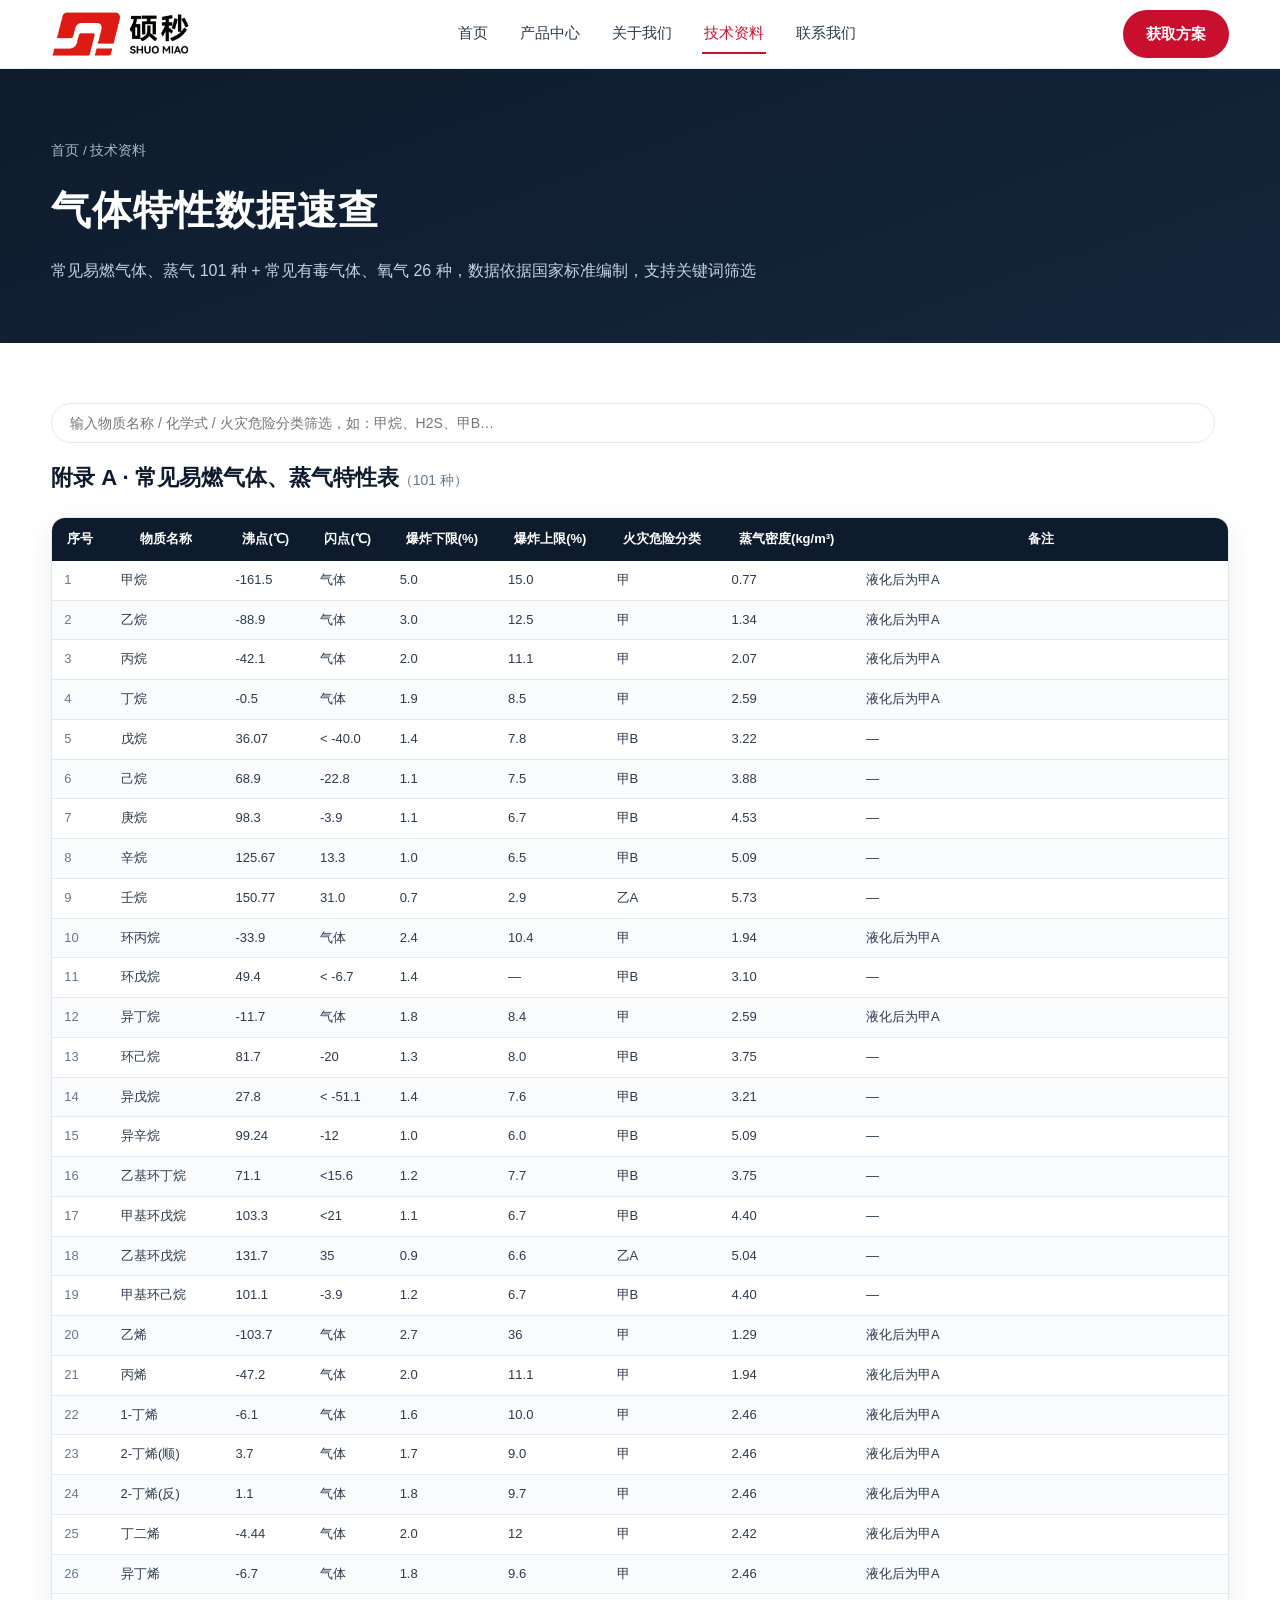
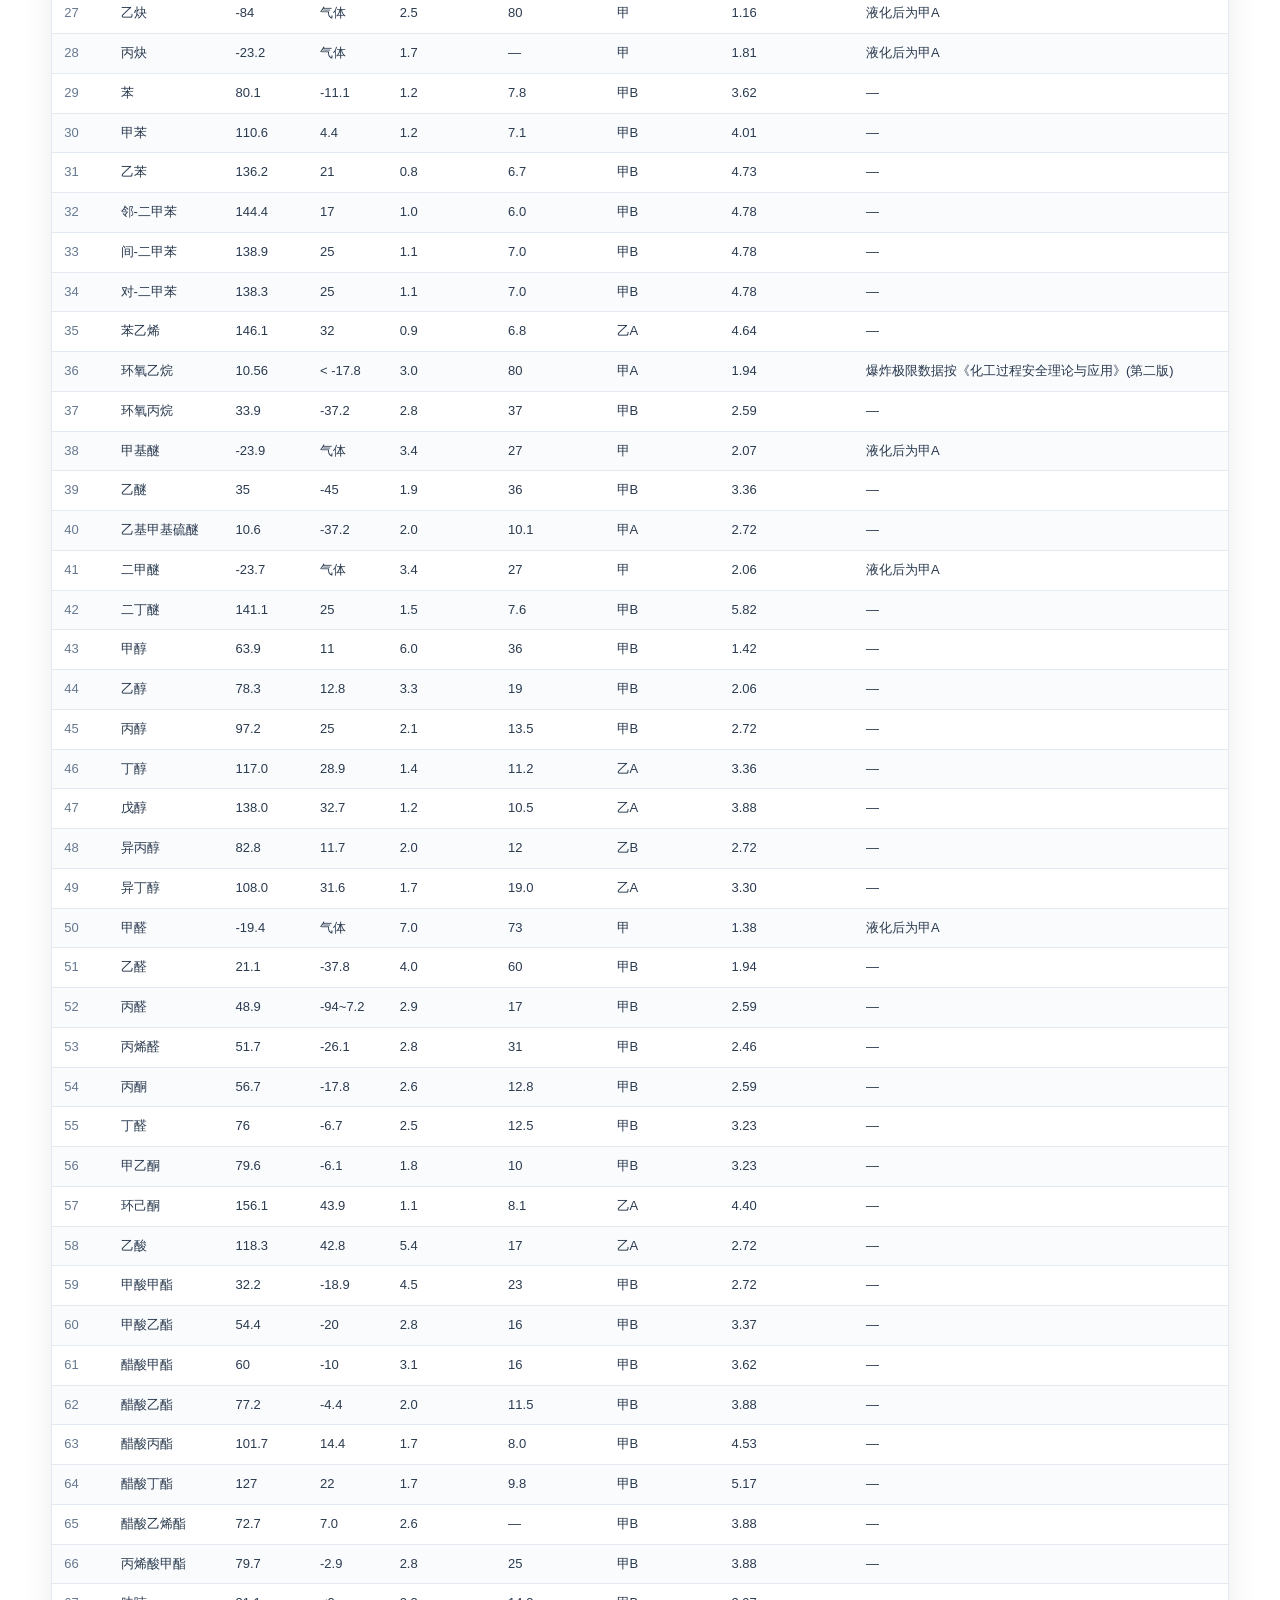
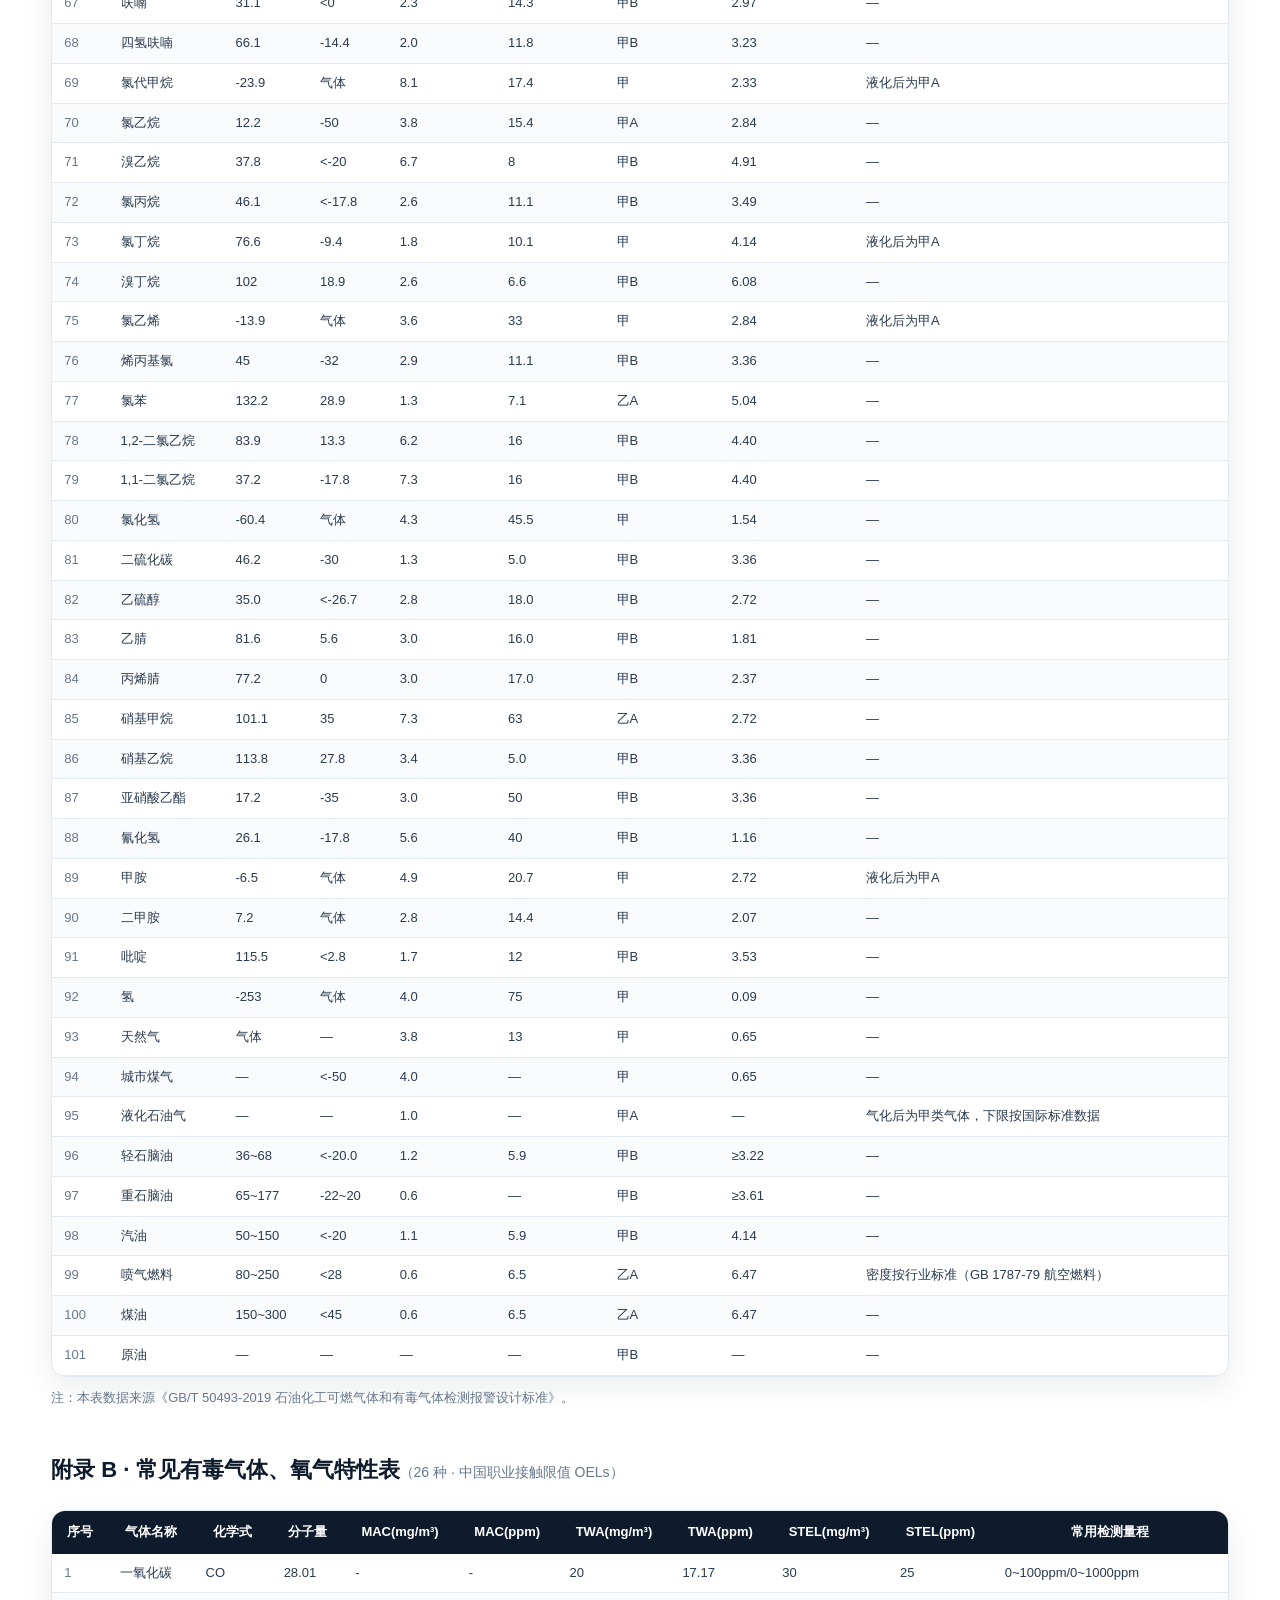
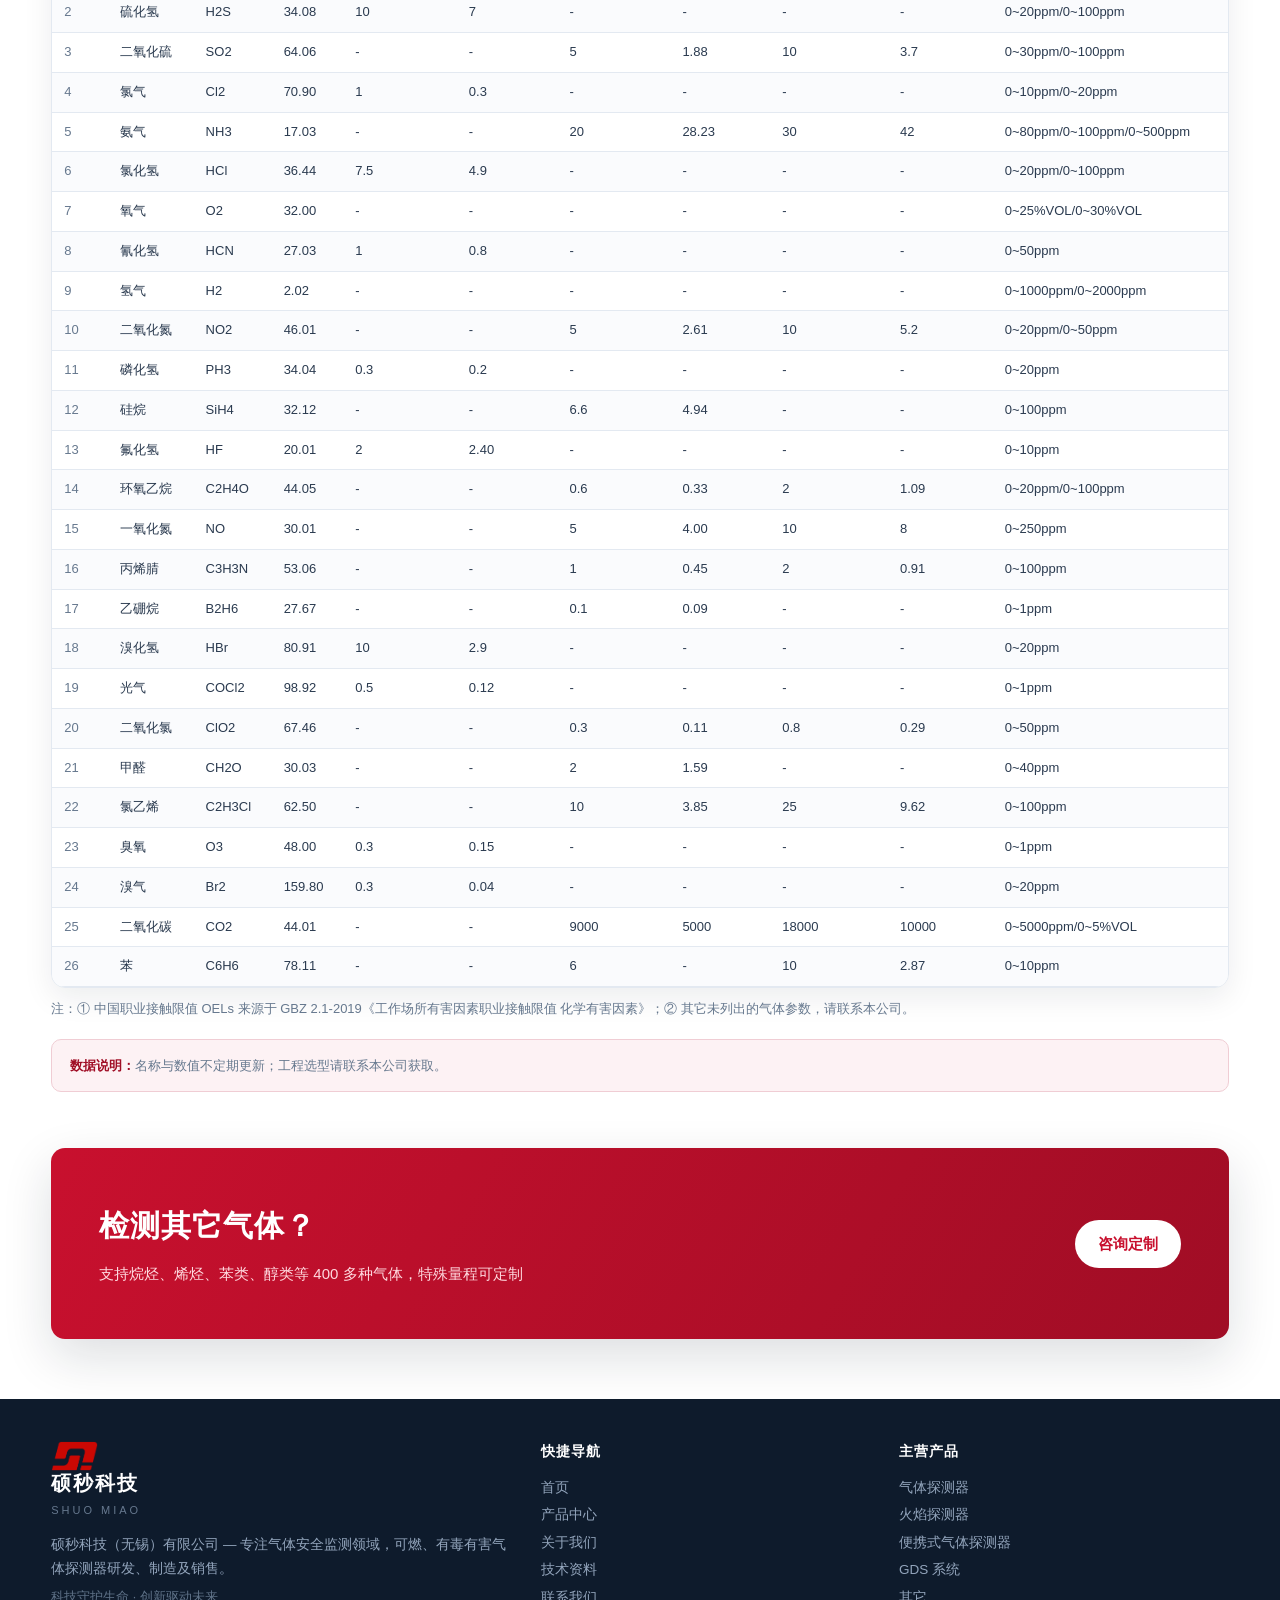
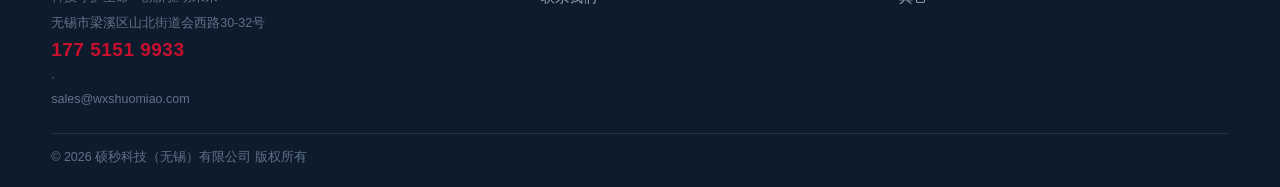
<file: data.html>
<!DOCTYPE html>
<html lang="zh-CN">
<head>
<meta charset="UTF-8">
<meta name="viewport" content="width=device-width, initial-scale=1.0, viewport-fit=cover">
<title>气体特性数据表 | 常见易燃气体蒸气与有毒气体 OELs 速查 — 硕秒科技技术资料</title>
<meta name="description" content="常见易燃气体、蒸气特性表（101 种：甲烷、氢气、丙烷、甲醇、汽油等）与常见有毒气体、氧气特性表（26 种：一氧化碳、硫化氢、氯气、氨气等 OELs 职业接触限值），数据依据 GB/T 50493-2019 与 GBZ 2.1-2019，支持关键词筛选。">
<meta name="keywords" content="易燃气体特性表,爆炸下限,闪点,有毒气体,OELs,职业接触限值,MAC,TWA,STEL,GB/T50493,GBZ2.1,气体检测量程">
<link rel="canonical" href="https://shuomiao.growclaw.top/data.html">
<meta name="robots" content="index,follow">
<link rel="icon" type="image/png" href="assets/img/favicon.png?v=20260821c">
<link rel="prefetch" href="index.html">
<link rel="prefetch" href="about.html">
<link rel="prefetch" href="products.html">
<link rel="prefetch" href="contact.html">
<link rel="stylesheet" href="assets/css/style.min.css?v=20260827v">
</head>
<body>
<header class="site-head">
  <div class="container head-bar">
    <a class="logo" href="index.html" aria-label="硕秒科技首页"><img class="logo-img" src="assets/img/logo-lockup.webp?v=20260822c" alt="硕秒科技 SHUO MIAO 官方标识" width="1766" height="584">
    </a>
    <nav class="nav" id="mainNav" aria-label="主导航">
      <a href="index.html">首页</a>
      <div class="nav-drop"><a href="products.html">产品中心</a>
        <div class="nav-mega" aria-label="产品分类">
          <div class="nm-cols">
            <a class="nm-cat" href="products.html#cat-gas"><span class="nm-no">01</span>气体探测器<small>点型 · 可燃 · 毒性</small></a>
            <a class="nm-cat" href="products.html#cat-flame"><span class="nm-no">02</span>火焰探测器<small>红外 · 红紫外复合 · 紫外</small></a>
            <a class="nm-cat" href="products.html#cat-portable"><span class="nm-no">03</span>便携式气体探测器<small>单一 · 四合一</small></a>
            <a class="nm-cat" href="products.html#cat-gds"><span class="nm-no">04</span>GDS 系统<small>总线 · 多线控制器</small></a>
            <a class="nm-cat" href="products.html#cat-other"><span class="nm-no">05</span>其它<small>监护 · 成像 · VOCs</small></a>
          </div>
        </div>
      </div>
      <a href="about.html">关于我们</a>
      <a href="data.html">技术资料</a>
      <a href="contact.html">联系我们</a>
    </nav>
    <a class="btn btn-red head-cta" href="contact.html">获取方案</a>
    <button class="nav-toggle" aria-label="打开菜单" aria-expanded="false" aria-controls="mainNav"><span></span><span></span><span></span></button>
  </div>
</header>
<section class="page-hero">
  <div class="container">
    <p class="crumb"><a href="index.html">首页</a> / 技术资料</p>
    <h1>气体特性数据速查</h1>
    <p>常见易燃气体、蒸气 101 种 + 常见有毒气体、氧气 26 种，数据依据国家标准编制，支持关键词筛选</p>
  </div>
</section>

<section class="section">
  <div class="container">
    <div class="data-tools">
      <input class="filter-input" id="gasFilter" type="search" placeholder="输入物质名称 / 化学式 / 火灾危险分类筛选，如：甲烷、H2S、甲B…" aria-label="筛选气体数据">
      <span class="count-hint" id="filterHint" aria-live="polite"></span>
    </div>

    <h2 style="font-size:22px;color:var(--ink);margin:6px 0 4px">附录 A · 常见易燃气体、蒸气特性表<span style="font-size:14px;color:var(--muted);font-weight:400">（101 种）</span></h2>
    <div class="table-wrap">
      <table class="data" data-filterable>
        <thead><tr><th>序号</th><th>物质名称</th><th>沸点(℃)</th><th>闪点(℃)</th><th>爆炸下限(%)</th><th>爆炸上限(%)</th><th>火灾危险分类</th><th>蒸气密度(kg/m³)</th><th>备注</th></tr></thead>
        <tbody>
<tr><td>1</td><td>甲烷</td><td>-161.5</td><td>气体</td><td>5.0</td><td>15.0</td><td>甲</td><td>0.77</td><td>液化后为甲A</td></tr>
<tr><td>2</td><td>乙烷</td><td>-88.9</td><td>气体</td><td>3.0</td><td>12.5</td><td>甲</td><td>1.34</td><td>液化后为甲A</td></tr>
<tr><td>3</td><td>丙烷</td><td>-42.1</td><td>气体</td><td>2.0</td><td>11.1</td><td>甲</td><td>2.07</td><td>液化后为甲A</td></tr>
<tr><td>4</td><td>丁烷</td><td>-0.5</td><td>气体</td><td>1.9</td><td>8.5</td><td>甲</td><td>2.59</td><td>液化后为甲A</td></tr>
<tr><td>5</td><td>戊烷</td><td>36.07</td><td>&lt; -40.0</td><td>1.4</td><td>7.8</td><td>甲B</td><td>3.22</td><td>—</td></tr>
<tr><td>6</td><td>己烷</td><td>68.9</td><td>-22.8</td><td>1.1</td><td>7.5</td><td>甲B</td><td>3.88</td><td>—</td></tr>
<tr><td>7</td><td>庚烷</td><td>98.3</td><td>-3.9</td><td>1.1</td><td>6.7</td><td>甲B</td><td>4.53</td><td>—</td></tr>
<tr><td>8</td><td>辛烷</td><td>125.67</td><td>13.3</td><td>1.0</td><td>6.5</td><td>甲B</td><td>5.09</td><td>—</td></tr>
<tr><td>9</td><td>壬烷</td><td>150.77</td><td>31.0</td><td>0.7</td><td>2.9</td><td>乙A</td><td>5.73</td><td>—</td></tr>
<tr><td>10</td><td>环丙烷</td><td>-33.9</td><td>气体</td><td>2.4</td><td>10.4</td><td>甲</td><td>1.94</td><td>液化后为甲A</td></tr>
<tr><td>11</td><td>环戊烷</td><td>49.4</td><td>&lt; -6.7</td><td>1.4</td><td>—</td><td>甲B</td><td>3.10</td><td>—</td></tr>
<tr><td>12</td><td>异丁烷</td><td>-11.7</td><td>气体</td><td>1.8</td><td>8.4</td><td>甲</td><td>2.59</td><td>液化后为甲A</td></tr>
<tr><td>13</td><td>环己烷</td><td>81.7</td><td>-20</td><td>1.3</td><td>8.0</td><td>甲B</td><td>3.75</td><td>—</td></tr>
<tr><td>14</td><td>异戊烷</td><td>27.8</td><td>&lt; -51.1</td><td>1.4</td><td>7.6</td><td>甲B</td><td>3.21</td><td>—</td></tr>
<tr><td>15</td><td>异辛烷</td><td>99.24</td><td>-12</td><td>1.0</td><td>6.0</td><td>甲B</td><td>5.09</td><td>—</td></tr>
<tr><td>16</td><td>乙基环丁烷</td><td>71.1</td><td>&lt;15.6</td><td>1.2</td><td>7.7</td><td>甲B</td><td>3.75</td><td>—</td></tr>
<tr><td>17</td><td>甲基环戊烷</td><td>103.3</td><td>&lt;21</td><td>1.1</td><td>6.7</td><td>甲B</td><td>4.40</td><td>—</td></tr>
<tr><td>18</td><td>乙基环戊烷</td><td>131.7</td><td>35</td><td>0.9</td><td>6.6</td><td>乙A</td><td>5.04</td><td>—</td></tr>
<tr><td>19</td><td>甲基环己烷</td><td>101.1</td><td>-3.9</td><td>1.2</td><td>6.7</td><td>甲B</td><td>4.40</td><td>—</td></tr>
<tr><td>20</td><td>乙烯</td><td>-103.7</td><td>气体</td><td>2.7</td><td>36</td><td>甲</td><td>1.29</td><td>液化后为甲A</td></tr>
<tr><td>21</td><td>丙烯</td><td>-47.2</td><td>气体</td><td>2.0</td><td>11.1</td><td>甲</td><td>1.94</td><td>液化后为甲A</td></tr>
<tr><td>22</td><td>1-丁烯</td><td>-6.1</td><td>气体</td><td>1.6</td><td>10.0</td><td>甲</td><td>2.46</td><td>液化后为甲A</td></tr>
<tr><td>23</td><td>2-丁烯(顺)</td><td>3.7</td><td>气体</td><td>1.7</td><td>9.0</td><td>甲</td><td>2.46</td><td>液化后为甲A</td></tr>
<tr><td>24</td><td>2-丁烯(反)</td><td>1.1</td><td>气体</td><td>1.8</td><td>9.7</td><td>甲</td><td>2.46</td><td>液化后为甲A</td></tr>
<tr><td>25</td><td>丁二烯</td><td>-4.44</td><td>气体</td><td>2.0</td><td>12</td><td>甲</td><td>2.42</td><td>液化后为甲A</td></tr>
<tr><td>26</td><td>异丁烯</td><td>-6.7</td><td>气体</td><td>1.8</td><td>9.6</td><td>甲</td><td>2.46</td><td>液化后为甲A</td></tr>
<tr><td>27</td><td>乙炔</td><td>-84</td><td>气体</td><td>2.5</td><td>80</td><td>甲</td><td>1.16</td><td>液化后为甲A</td></tr>
<tr><td>28</td><td>丙炔</td><td>-23.2</td><td>气体</td><td>1.7</td><td>—</td><td>甲</td><td>1.81</td><td>液化后为甲A</td></tr>
<tr><td>29</td><td>苯</td><td>80.1</td><td>-11.1</td><td>1.2</td><td>7.8</td><td>甲B</td><td>3.62</td><td>—</td></tr>
<tr><td>30</td><td>甲苯</td><td>110.6</td><td>4.4</td><td>1.2</td><td>7.1</td><td>甲B</td><td>4.01</td><td>—</td></tr>
<tr><td>31</td><td>乙苯</td><td>136.2</td><td>21</td><td>0.8</td><td>6.7</td><td>甲B</td><td>4.73</td><td>—</td></tr>
<tr><td>32</td><td>邻-二甲苯</td><td>144.4</td><td>17</td><td>1.0</td><td>6.0</td><td>甲B</td><td>4.78</td><td>—</td></tr>
<tr><td>33</td><td>间-二甲苯</td><td>138.9</td><td>25</td><td>1.1</td><td>7.0</td><td>甲B</td><td>4.78</td><td>—</td></tr>
<tr><td>34</td><td>对-二甲苯</td><td>138.3</td><td>25</td><td>1.1</td><td>7.0</td><td>甲B</td><td>4.78</td><td>—</td></tr>
<tr><td>35</td><td>苯乙烯</td><td>146.1</td><td>32</td><td>0.9</td><td>6.8</td><td>乙A</td><td>4.64</td><td>—</td></tr>
<tr><td>36</td><td>环氧乙烷</td><td>10.56</td><td>&lt; -17.8</td><td>3.0</td><td>80</td><td>甲A</td><td>1.94</td><td>爆炸极限数据按《化工过程安全理论与应用》(第二版)</td></tr>
<tr><td>37</td><td>环氧丙烷</td><td>33.9</td><td>-37.2</td><td>2.8</td><td>37</td><td>甲B</td><td>2.59</td><td>—</td></tr>
<tr><td>38</td><td>甲基醚</td><td>-23.9</td><td>气体</td><td>3.4</td><td>27</td><td>甲</td><td>2.07</td><td>液化后为甲A</td></tr>
<tr><td>39</td><td>乙醚</td><td>35</td><td>-45</td><td>1.9</td><td>36</td><td>甲B</td><td>3.36</td><td>—</td></tr>
<tr><td>40</td><td>乙基甲基硫醚</td><td>10.6</td><td>-37.2</td><td>2.0</td><td>10.1</td><td>甲A</td><td>2.72</td><td>—</td></tr>
<tr><td>41</td><td>二甲醚</td><td>-23.7</td><td>气体</td><td>3.4</td><td>27</td><td>甲</td><td>2.06</td><td>液化后为甲A</td></tr>
<tr><td>42</td><td>二丁醚</td><td>141.1</td><td>25</td><td>1.5</td><td>7.6</td><td>甲B</td><td>5.82</td><td>—</td></tr>
<tr><td>43</td><td>甲醇</td><td>63.9</td><td>11</td><td>6.0</td><td>36</td><td>甲B</td><td>1.42</td><td>—</td></tr>
<tr><td>44</td><td>乙醇</td><td>78.3</td><td>12.8</td><td>3.3</td><td>19</td><td>甲B</td><td>2.06</td><td>—</td></tr>
<tr><td>45</td><td>丙醇</td><td>97.2</td><td>25</td><td>2.1</td><td>13.5</td><td>甲B</td><td>2.72</td><td>—</td></tr>
<tr><td>46</td><td>丁醇</td><td>117.0</td><td>28.9</td><td>1.4</td><td>11.2</td><td>乙A</td><td>3.36</td><td>—</td></tr>
<tr><td>47</td><td>戊醇</td><td>138.0</td><td>32.7</td><td>1.2</td><td>10.5</td><td>乙A</td><td>3.88</td><td>—</td></tr>
<tr><td>48</td><td>异丙醇</td><td>82.8</td><td>11.7</td><td>2.0</td><td>12</td><td>乙B</td><td>2.72</td><td>—</td></tr>
<tr><td>49</td><td>异丁醇</td><td>108.0</td><td>31.6</td><td>1.7</td><td>19.0</td><td>乙A</td><td>3.30</td><td>—</td></tr>
<tr><td>50</td><td>甲醛</td><td>-19.4</td><td>气体</td><td>7.0</td><td>73</td><td>甲</td><td>1.38</td><td>液化后为甲A</td></tr>
<tr><td>51</td><td>乙醛</td><td>21.1</td><td>-37.8</td><td>4.0</td><td>60</td><td>甲B</td><td>1.94</td><td>—</td></tr>
<tr><td>52</td><td>丙醛</td><td>48.9</td><td>-94~7.2</td><td>2.9</td><td>17</td><td>甲B</td><td>2.59</td><td>—</td></tr>
<tr><td>53</td><td>丙烯醛</td><td>51.7</td><td>-26.1</td><td>2.8</td><td>31</td><td>甲B</td><td>2.46</td><td>—</td></tr>
<tr><td>54</td><td>丙酮</td><td>56.7</td><td>-17.8</td><td>2.6</td><td>12.8</td><td>甲B</td><td>2.59</td><td>—</td></tr>
<tr><td>55</td><td>丁醛</td><td>76</td><td>-6.7</td><td>2.5</td><td>12.5</td><td>甲B</td><td>3.23</td><td>—</td></tr>
<tr><td>56</td><td>甲乙酮</td><td>79.6</td><td>-6.1</td><td>1.8</td><td>10</td><td>甲B</td><td>3.23</td><td>—</td></tr>
<tr><td>57</td><td>环己酮</td><td>156.1</td><td>43.9</td><td>1.1</td><td>8.1</td><td>乙A</td><td>4.40</td><td>—</td></tr>
<tr><td>58</td><td>乙酸</td><td>118.3</td><td>42.8</td><td>5.4</td><td>17</td><td>乙A</td><td>2.72</td><td>—</td></tr>
<tr><td>59</td><td>甲酸甲酯</td><td>32.2</td><td>-18.9</td><td>4.5</td><td>23</td><td>甲B</td><td>2.72</td><td>—</td></tr>
<tr><td>60</td><td>甲酸乙酯</td><td>54.4</td><td>-20</td><td>2.8</td><td>16</td><td>甲B</td><td>3.37</td><td>—</td></tr>
<tr><td>61</td><td>醋酸甲酯</td><td>60</td><td>-10</td><td>3.1</td><td>16</td><td>甲B</td><td>3.62</td><td>—</td></tr>
<tr><td>62</td><td>醋酸乙酯</td><td>77.2</td><td>-4.4</td><td>2.0</td><td>11.5</td><td>甲B</td><td>3.88</td><td>—</td></tr>
<tr><td>63</td><td>醋酸丙酯</td><td>101.7</td><td>14.4</td><td>1.7</td><td>8.0</td><td>甲B</td><td>4.53</td><td>—</td></tr>
<tr><td>64</td><td>醋酸丁酯</td><td>127</td><td>22</td><td>1.7</td><td>9.8</td><td>甲B</td><td>5.17</td><td>—</td></tr>
<tr><td>65</td><td>醋酸乙烯酯</td><td>72.7</td><td>7.0</td><td>2.6</td><td>—</td><td>甲B</td><td>3.88</td><td>—</td></tr>
<tr><td>66</td><td>丙烯酸甲酯</td><td>79.7</td><td>-2.9</td><td>2.8</td><td>25</td><td>甲B</td><td>3.88</td><td>—</td></tr>
<tr><td>67</td><td>呋喃</td><td>31.1</td><td>&lt;0</td><td>2.3</td><td>14.3</td><td>甲B</td><td>2.97</td><td>—</td></tr>
<tr><td>68</td><td>四氢呋喃</td><td>66.1</td><td>-14.4</td><td>2.0</td><td>11.8</td><td>甲B</td><td>3.23</td><td>—</td></tr>
<tr><td>69</td><td>氯代甲烷</td><td>-23.9</td><td>气体</td><td>8.1</td><td>17.4</td><td>甲</td><td>2.33</td><td>液化后为甲A</td></tr>
<tr><td>70</td><td>氯乙烷</td><td>12.2</td><td>-50</td><td>3.8</td><td>15.4</td><td>甲A</td><td>2.84</td><td>—</td></tr>
<tr><td>71</td><td>溴乙烷</td><td>37.8</td><td>&lt;-20</td><td>6.7</td><td>8</td><td>甲B</td><td>4.91</td><td>—</td></tr>
<tr><td>72</td><td>氯丙烷</td><td>46.1</td><td>&lt;-17.8</td><td>2.6</td><td>11.1</td><td>甲B</td><td>3.49</td><td>—</td></tr>
<tr><td>73</td><td>氯丁烷</td><td>76.6</td><td>-9.4</td><td>1.8</td><td>10.1</td><td>甲</td><td>4.14</td><td>液化后为甲A</td></tr>
<tr><td>74</td><td>溴丁烷</td><td>102</td><td>18.9</td><td>2.6</td><td>6.6</td><td>甲B</td><td>6.08</td><td>—</td></tr>
<tr><td>75</td><td>氯乙烯</td><td>-13.9</td><td>气体</td><td>3.6</td><td>33</td><td>甲</td><td>2.84</td><td>液化后为甲A</td></tr>
<tr><td>76</td><td>烯丙基氯</td><td>45</td><td>-32</td><td>2.9</td><td>11.1</td><td>甲B</td><td>3.36</td><td>—</td></tr>
<tr><td>77</td><td>氯苯</td><td>132.2</td><td>28.9</td><td>1.3</td><td>7.1</td><td>乙A</td><td>5.04</td><td>—</td></tr>
<tr><td>78</td><td>1,2-二氯乙烷</td><td>83.9</td><td>13.3</td><td>6.2</td><td>16</td><td>甲B</td><td>4.40</td><td>—</td></tr>
<tr><td>79</td><td>1,1-二氯乙烷</td><td>37.2</td><td>-17.8</td><td>7.3</td><td>16</td><td>甲B</td><td>4.40</td><td>—</td></tr>
<tr><td>80</td><td>氯化氢</td><td>-60.4</td><td>气体</td><td>4.3</td><td>45.5</td><td>甲</td><td>1.54</td><td>—</td></tr>
<tr><td>81</td><td>二硫化碳</td><td>46.2</td><td>-30</td><td>1.3</td><td>5.0</td><td>甲B</td><td>3.36</td><td>—</td></tr>
<tr><td>82</td><td>乙硫醇</td><td>35.0</td><td>&lt;-26.7</td><td>2.8</td><td>18.0</td><td>甲B</td><td>2.72</td><td>—</td></tr>
<tr><td>83</td><td>乙腈</td><td>81.6</td><td>5.6</td><td>3.0</td><td>16.0</td><td>甲B</td><td>1.81</td><td>—</td></tr>
<tr><td>84</td><td>丙烯腈</td><td>77.2</td><td>0</td><td>3.0</td><td>17.0</td><td>甲B</td><td>2.37</td><td>—</td></tr>
<tr><td>85</td><td>硝基甲烷</td><td>101.1</td><td>35</td><td>7.3</td><td>63</td><td>乙A</td><td>2.72</td><td>—</td></tr>
<tr><td>86</td><td>硝基乙烷</td><td>113.8</td><td>27.8</td><td>3.4</td><td>5.0</td><td>甲B</td><td>3.36</td><td>—</td></tr>
<tr><td>87</td><td>亚硝酸乙酯</td><td>17.2</td><td>-35</td><td>3.0</td><td>50</td><td>甲B</td><td>3.36</td><td>—</td></tr>
<tr><td>88</td><td>氰化氢</td><td>26.1</td><td>-17.8</td><td>5.6</td><td>40</td><td>甲B</td><td>1.16</td><td>—</td></tr>
<tr><td>89</td><td>甲胺</td><td>-6.5</td><td>气体</td><td>4.9</td><td>20.7</td><td>甲</td><td>2.72</td><td>液化后为甲A</td></tr>
<tr><td>90</td><td>二甲胺</td><td>7.2</td><td>气体</td><td>2.8</td><td>14.4</td><td>甲</td><td>2.07</td><td>—</td></tr>
<tr><td>91</td><td>吡啶</td><td>115.5</td><td>&lt;2.8</td><td>1.7</td><td>12</td><td>甲B</td><td>3.53</td><td>—</td></tr>
<tr><td>92</td><td>氢</td><td>-253</td><td>气体</td><td>4.0</td><td>75</td><td>甲</td><td>0.09</td><td>—</td></tr>
<tr><td>93</td><td>天然气</td><td>气体</td><td>—</td><td>3.8</td><td>13</td><td>甲</td><td>0.65</td><td>—</td></tr>
<tr><td>94</td><td>城市煤气</td><td>—</td><td>&lt;-50</td><td>4.0</td><td>—</td><td>甲</td><td>0.65</td><td>—</td></tr>
<tr><td>95</td><td>液化石油气</td><td>—</td><td>—</td><td>1.0</td><td>—</td><td>甲A</td><td>—</td><td>气化后为甲类气体，下限按国际标准数据</td></tr>
<tr><td>96</td><td>轻石脑油</td><td>36~68</td><td>&lt;-20.0</td><td>1.2</td><td>5.9</td><td>甲B</td><td>≥3.22</td><td>—</td></tr>
<tr><td>97</td><td>重石脑油</td><td>65~177</td><td>-22~20</td><td>0.6</td><td>—</td><td>甲B</td><td>≥3.61</td><td>—</td></tr>
<tr><td>98</td><td>汽油</td><td>50~150</td><td>&lt;-20</td><td>1.1</td><td>5.9</td><td>甲B</td><td>4.14</td><td>—</td></tr>
<tr><td>99</td><td>喷气燃料</td><td>80~250</td><td>&lt;28</td><td>0.6</td><td>6.5</td><td>乙A</td><td>6.47</td><td>密度按行业标准（GB 1787-79 航空燃料）</td></tr>
<tr><td>100</td><td>煤油</td><td>150~300</td><td>&lt;45</td><td>0.6</td><td>6.5</td><td>乙A</td><td>6.47</td><td>—</td></tr>
<tr><td>101</td><td>原油</td><td>—</td><td>—</td><td>—</td><td>—</td><td>甲B</td><td>—</td><td>—</td></tr>
        </tbody>
      </table>
    </div>
    <p style="font-size:13px;color:var(--muted);margin-top:10px">注：本表数据来源《GB/T 50493-2019 石油化工可燃气体和有毒气体检测报警设计标准》。</p>

    <h2 style="font-size:22px;color:var(--ink);margin:42px 0 4px">附录 B · 常见有毒气体、氧气特性表<span style="font-size:14px;color:var(--muted);font-weight:400">（26 种 · 中国职业接触限值 OELs）</span></h2>
    <div class="table-wrap">
      <table class="data" data-filterable>
        <thead><tr><th>序号</th><th>气体名称</th><th>化学式</th><th>分子量</th><th>MAC(mg/m³)</th><th>MAC(ppm)</th><th>TWA(mg/m³)</th><th>TWA(ppm)</th><th>STEL(mg/m³)</th><th>STEL(ppm)</th><th>常用检测量程</th></tr></thead>
        <tbody>
<tr><td>1</td><td>一氧化碳</td><td>CO</td><td>28.01</td><td>-</td><td>-</td><td>20</td><td>17.17</td><td>30</td><td>25</td><td>0~100ppm/0~1000ppm</td></tr>
<tr><td>2</td><td>硫化氢</td><td>H2S</td><td>34.08</td><td>10</td><td>7</td><td>-</td><td>-</td><td>-</td><td>-</td><td>0~20ppm/0~100ppm</td></tr>
<tr><td>3</td><td>二氧化硫</td><td>SO2</td><td>64.06</td><td>-</td><td>-</td><td>5</td><td>1.88</td><td>10</td><td>3.7</td><td>0~30ppm/0~100ppm</td></tr>
<tr><td>4</td><td>氯气</td><td>Cl2</td><td>70.90</td><td>1</td><td>0.3</td><td>-</td><td>-</td><td>-</td><td>-</td><td>0~10ppm/0~20ppm</td></tr>
<tr><td>5</td><td>氨气</td><td>NH3</td><td>17.03</td><td>-</td><td>-</td><td>20</td><td>28.23</td><td>30</td><td>42</td><td>0~80ppm/0~100ppm/0~500ppm</td></tr>
<tr><td>6</td><td>氯化氢</td><td>HCl</td><td>36.44</td><td>7.5</td><td>4.9</td><td>-</td><td>-</td><td>-</td><td>-</td><td>0~20ppm/0~100ppm</td></tr>
<tr><td>7</td><td>氧气</td><td>O2</td><td>32.00</td><td>-</td><td>-</td><td>-</td><td>-</td><td>-</td><td>-</td><td>0~25%VOL/0~30%VOL</td></tr>
<tr><td>8</td><td>氰化氢</td><td>HCN</td><td>27.03</td><td>1</td><td>0.8</td><td>-</td><td>-</td><td>-</td><td>-</td><td>0~50ppm</td></tr>
<tr><td>9</td><td>氢气</td><td>H2</td><td>2.02</td><td>-</td><td>-</td><td>-</td><td>-</td><td>-</td><td>-</td><td>0~1000ppm/0~2000ppm</td></tr>
<tr><td>10</td><td>二氧化氮</td><td>NO2</td><td>46.01</td><td>-</td><td>-</td><td>5</td><td>2.61</td><td>10</td><td>5.2</td><td>0~20ppm/0~50ppm</td></tr>
<tr><td>11</td><td>磷化氢</td><td>PH3</td><td>34.04</td><td>0.3</td><td>0.2</td><td>-</td><td>-</td><td>-</td><td>-</td><td>0~20ppm</td></tr>
<tr><td>12</td><td>硅烷</td><td>SiH4</td><td>32.12</td><td>-</td><td>-</td><td>6.6</td><td>4.94</td><td>-</td><td>-</td><td>0~100ppm</td></tr>
<tr><td>13</td><td>氟化氢</td><td>HF</td><td>20.01</td><td>2</td><td>2.40</td><td>-</td><td>-</td><td>-</td><td>-</td><td>0~10ppm</td></tr>
<tr><td>14</td><td>环氧乙烷</td><td>C2H4O</td><td>44.05</td><td>-</td><td>-</td><td>0.6</td><td>0.33</td><td>2</td><td>1.09</td><td>0~20ppm/0~100ppm</td></tr>
<tr><td>15</td><td>一氧化氮</td><td>NO</td><td>30.01</td><td>-</td><td>-</td><td>5</td><td>4.00</td><td>10</td><td>8</td><td>0~250ppm</td></tr>
<tr><td>16</td><td>丙烯腈</td><td>C3H3N</td><td>53.06</td><td>-</td><td>-</td><td>1</td><td>0.45</td><td>2</td><td>0.91</td><td>0~100ppm</td></tr>
<tr><td>17</td><td>乙硼烷</td><td>B2H6</td><td>27.67</td><td>-</td><td>-</td><td>0.1</td><td>0.09</td><td>-</td><td>-</td><td>0~1ppm</td></tr>
<tr><td>18</td><td>溴化氢</td><td>HBr</td><td>80.91</td><td>10</td><td>2.9</td><td>-</td><td>-</td><td>-</td><td>-</td><td>0~20ppm</td></tr>
<tr><td>19</td><td>光气</td><td>COCl2</td><td>98.92</td><td>0.5</td><td>0.12</td><td>-</td><td>-</td><td>-</td><td>-</td><td>0~1ppm</td></tr>
<tr><td>20</td><td>二氧化氯</td><td>ClO2</td><td>67.46</td><td>-</td><td>-</td><td>0.3</td><td>0.11</td><td>0.8</td><td>0.29</td><td>0~50ppm</td></tr>
<tr><td>21</td><td>甲醛</td><td>CH2O</td><td>30.03</td><td>-</td><td>-</td><td>2</td><td>1.59</td><td>-</td><td>-</td><td>0~40ppm</td></tr>
<tr><td>22</td><td>氯乙烯</td><td>C2H3Cl</td><td>62.50</td><td>-</td><td>-</td><td>10</td><td>3.85</td><td>25</td><td>9.62</td><td>0~100ppm</td></tr>
<tr><td>23</td><td>臭氧</td><td>O3</td><td>48.00</td><td>0.3</td><td>0.15</td><td>-</td><td>-</td><td>-</td><td>-</td><td>0~1ppm</td></tr>
<tr><td>24</td><td>溴气</td><td>Br2</td><td>159.80</td><td>0.3</td><td>0.04</td><td>-</td><td>-</td><td>-</td><td>-</td><td>0~20ppm</td></tr>
<tr><td>25</td><td>二氧化碳</td><td>CO2</td><td>44.01</td><td>-</td><td>-</td><td>9000</td><td>5000</td><td>18000</td><td>10000</td><td>0~5000ppm/0~5%VOL</td></tr>
<tr><td>26</td><td>苯</td><td>C6H6</td><td>78.11</td><td>-</td><td>-</td><td>6</td><td>-</td><td>10</td><td>2.87</td><td>0~10ppm</td></tr>
        </tbody>
      </table>
    </div>
    <p style="font-size:13px;color:var(--muted);margin-top:10px">注：① 中国职业接触限值 OELs 来源于 GBZ 2.1-2019《工作场所有害因素职业接触限值 化学有害因素》；② 其它未列出的气体参数，请联系本公司。</p>

    <div class="data-note"><b>数据说明：</b>名称与数值不定期更新；工程选型请联系本公司获取。</div>

    <div class="cta-band" style="margin-top:56px">
      <div><h2>检测其它气体？</h2><p>支持烷烃、烯烃、苯类、醇类等 400 多种气体，特殊量程可定制</p></div>
      <a class="btn btn-white" href="contact.html">咨询定制</a>
    </div>
  </div>
</section>

<footer class="site-foot">
  <div class="container">
    <div class="foot-grid">
      <div>
        <a class="logo" href="index.html" style="margin-bottom:10px"><img class="logo-mark-img" loading="lazy" decoding="async" src="assets/img/logo-mark.webp?v=20260822c" alt="硕秒科技徽标" width="46" height="30"><span class="logo-text"><span class="cn">硕秒科技</span><br><span class="en">SHUO&nbsp;MIAO</span></span></a>
        <p style="max-width:34em">硕秒科技（无锡）有限公司 — 专注气体安全监测领域，可燃、有毒有害气体探测器研发、制造及销售。</p>
        <p class="foot-note">科技守护生命 · 创新驱动未来</p>
        <p class="foot-note">无锡市梁溪区山北街道会西路30-32号<br><a class="foot-tel" href="tel:17751519933">177 5151 9933</a> · <a href="mailto:sales@wxshuomiao.com">sales@wxshuomiao.com</a></p>
      </div>
      <div><h4>快捷导航</h4><a href="index.html">首页</a><a href="products.html">产品中心</a><a href="about.html">关于我们</a><a href="data.html">技术资料</a><a href="contact.html">联系我们</a></div>
      <div><h4>主营产品</h4><a href="products.html#cat-gas">气体探测器</a><a href="products.html#cat-flame">火焰探测器</a><a href="products.html#cat-portable">便携式气体探测器</a><a href="products.html#cat-gds">GDS 系统</a><a href="products.html#cat-other">其它</a></div>
    </div>
    <div class="foot-bottom"><span>© <span class="js-year">2026</span> 硕秒科技（无锡）有限公司 版权所有</span></div>
  </div>
</footer>
<button class="to-top" aria-label="回到顶部">↑</button>
<script src="assets/js/main.min.js?v=20260827i" defer></script>
</body>
</html>
</file>
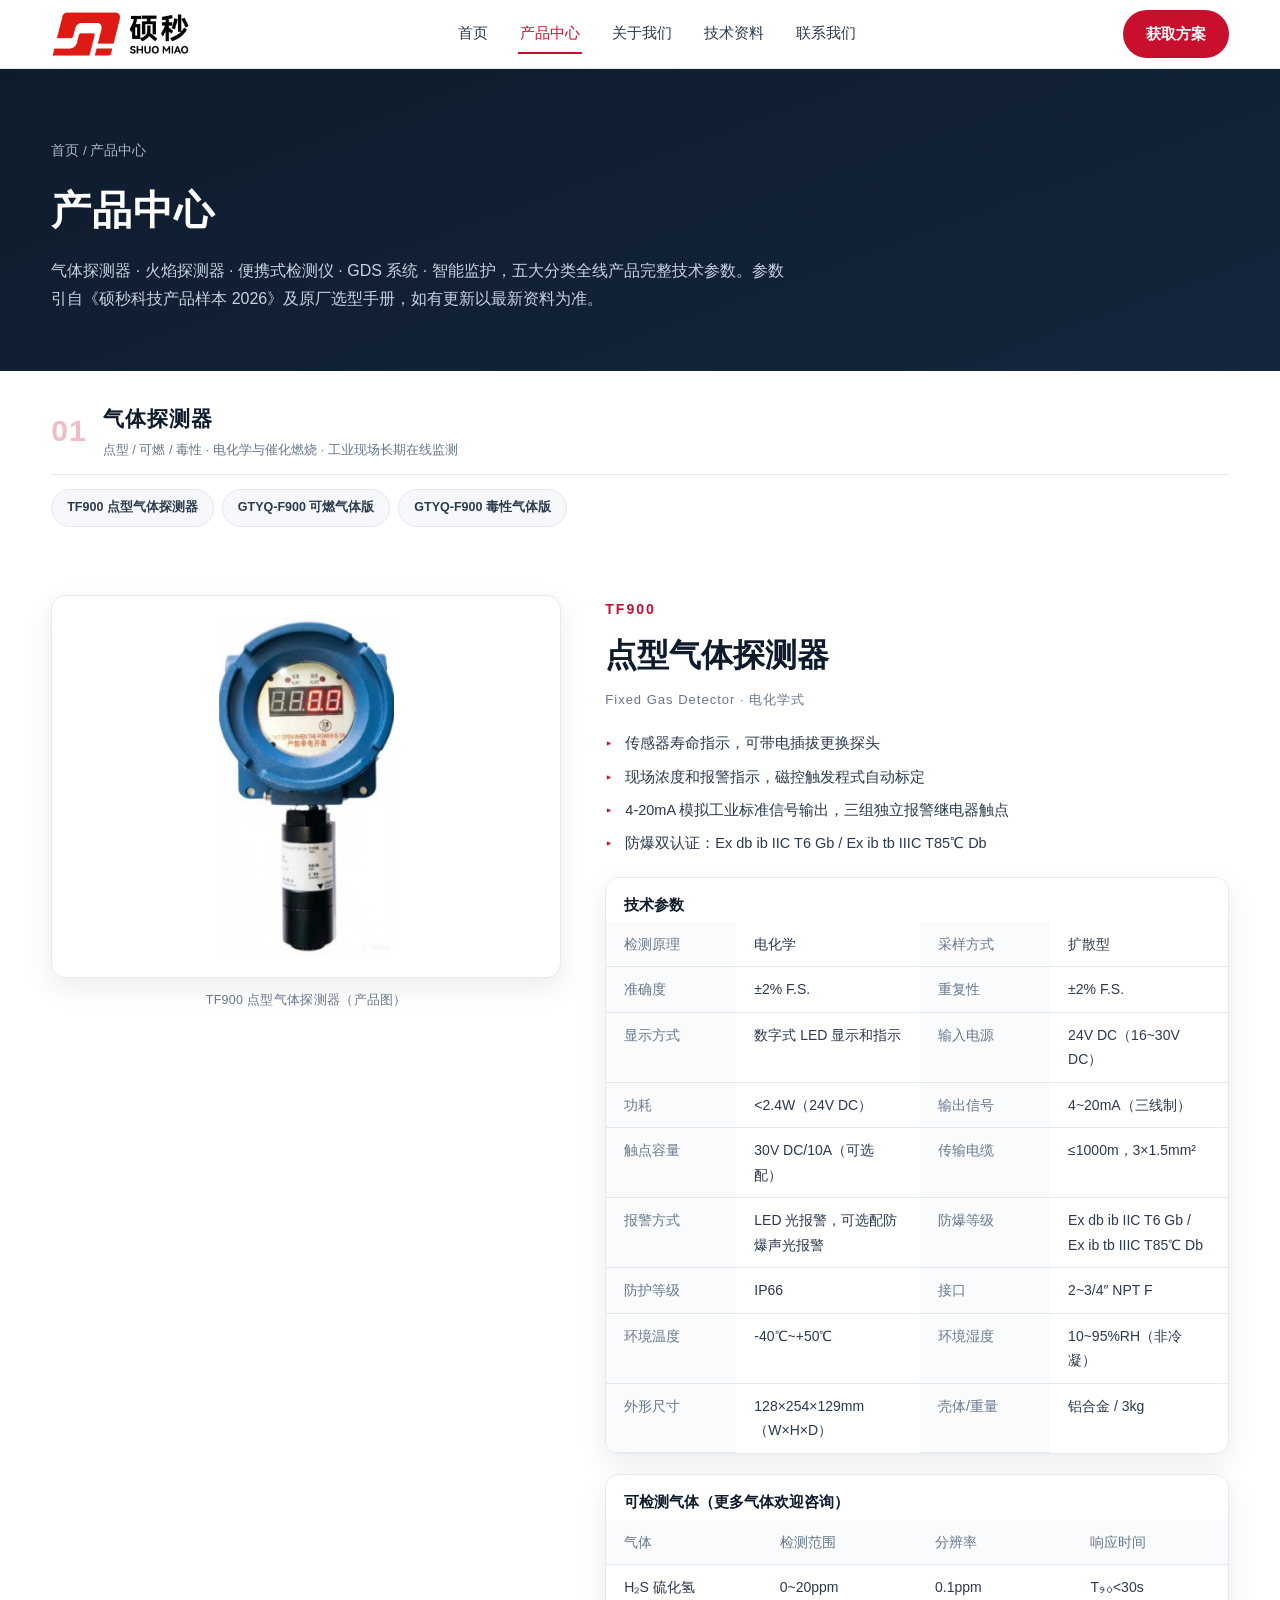
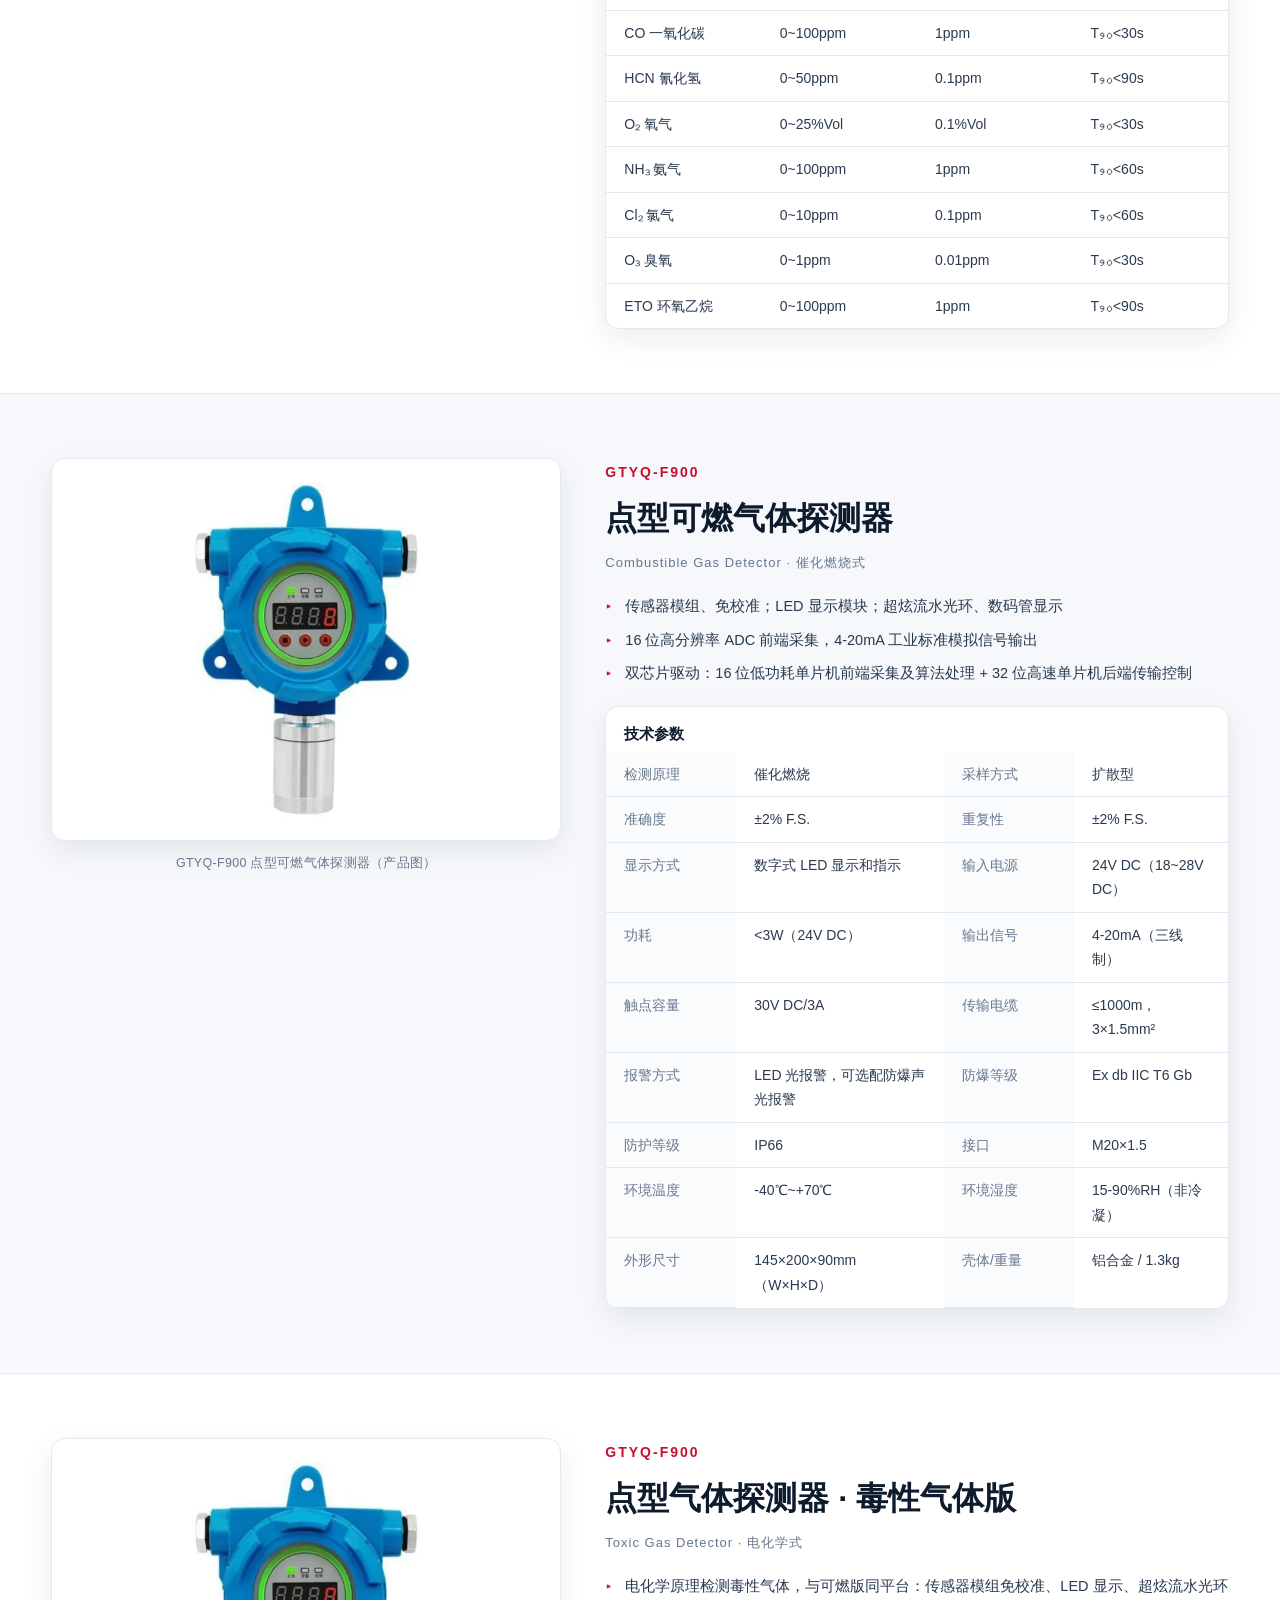
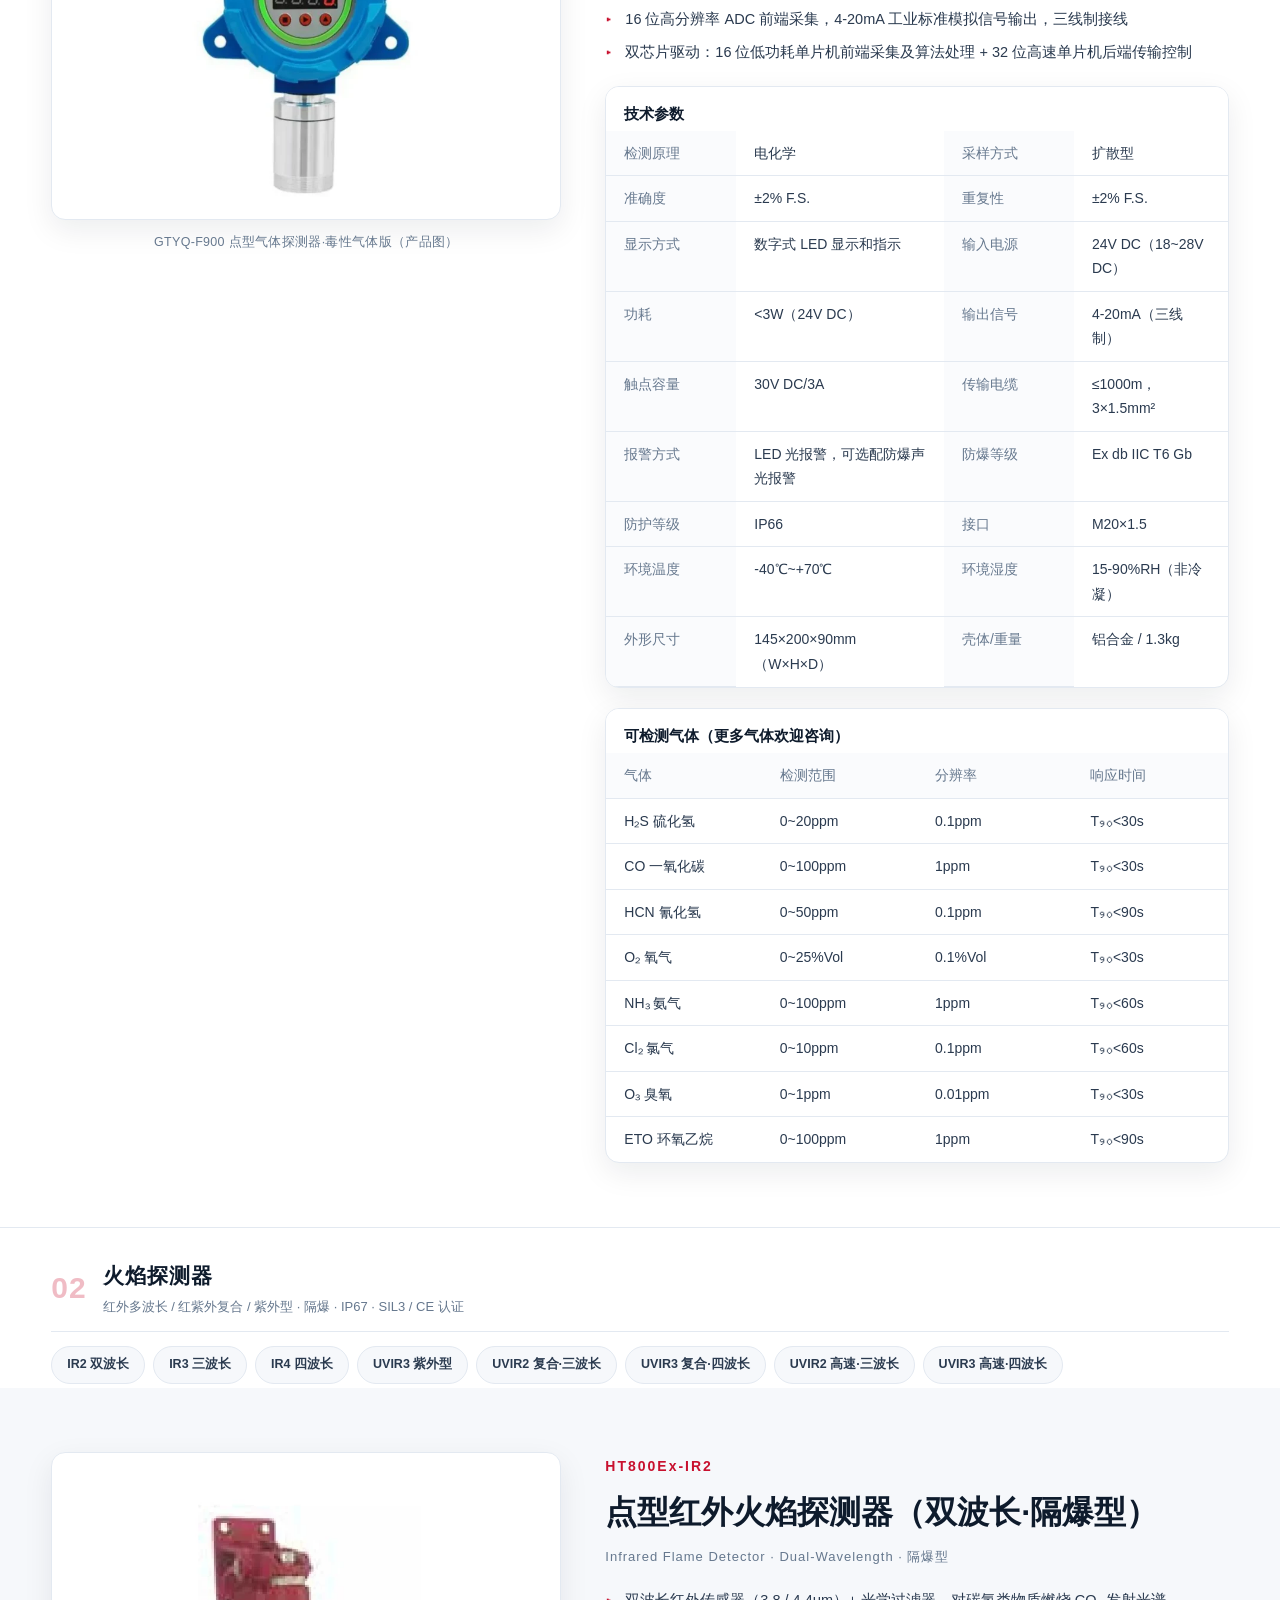
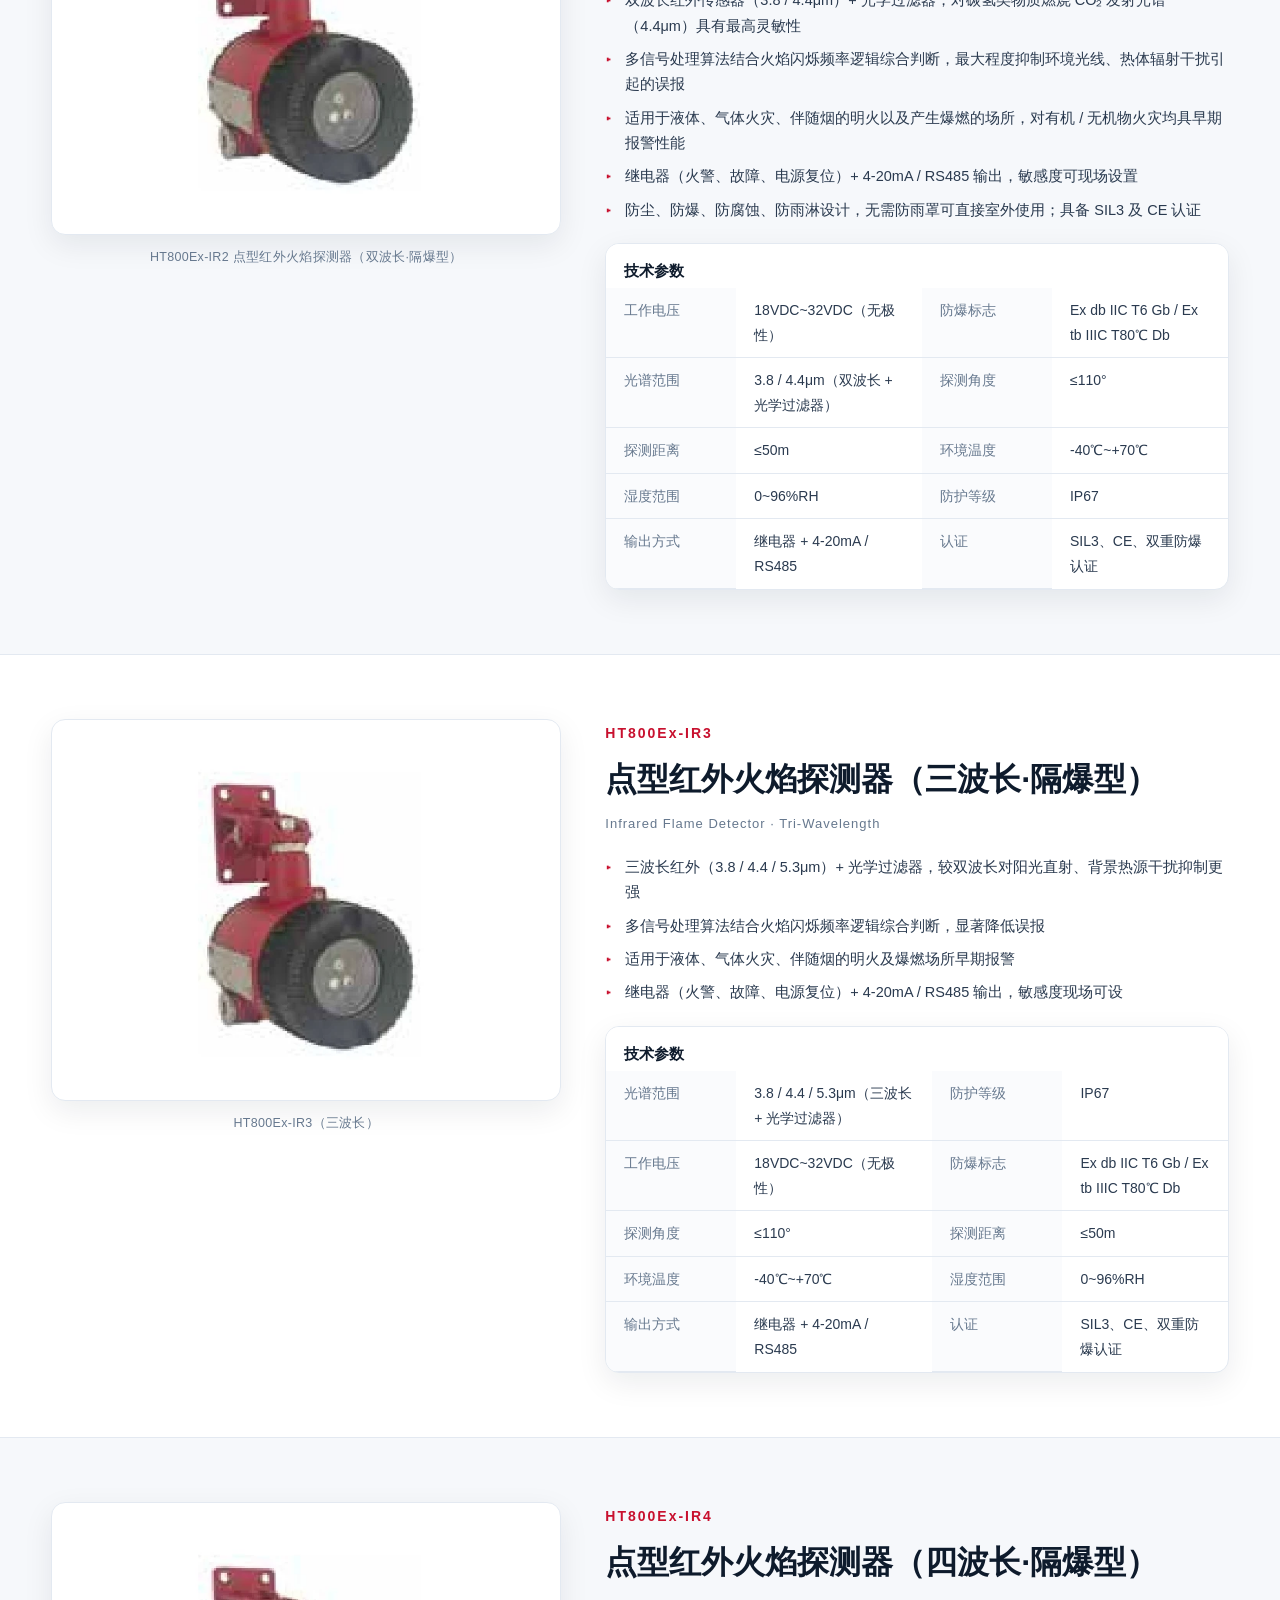
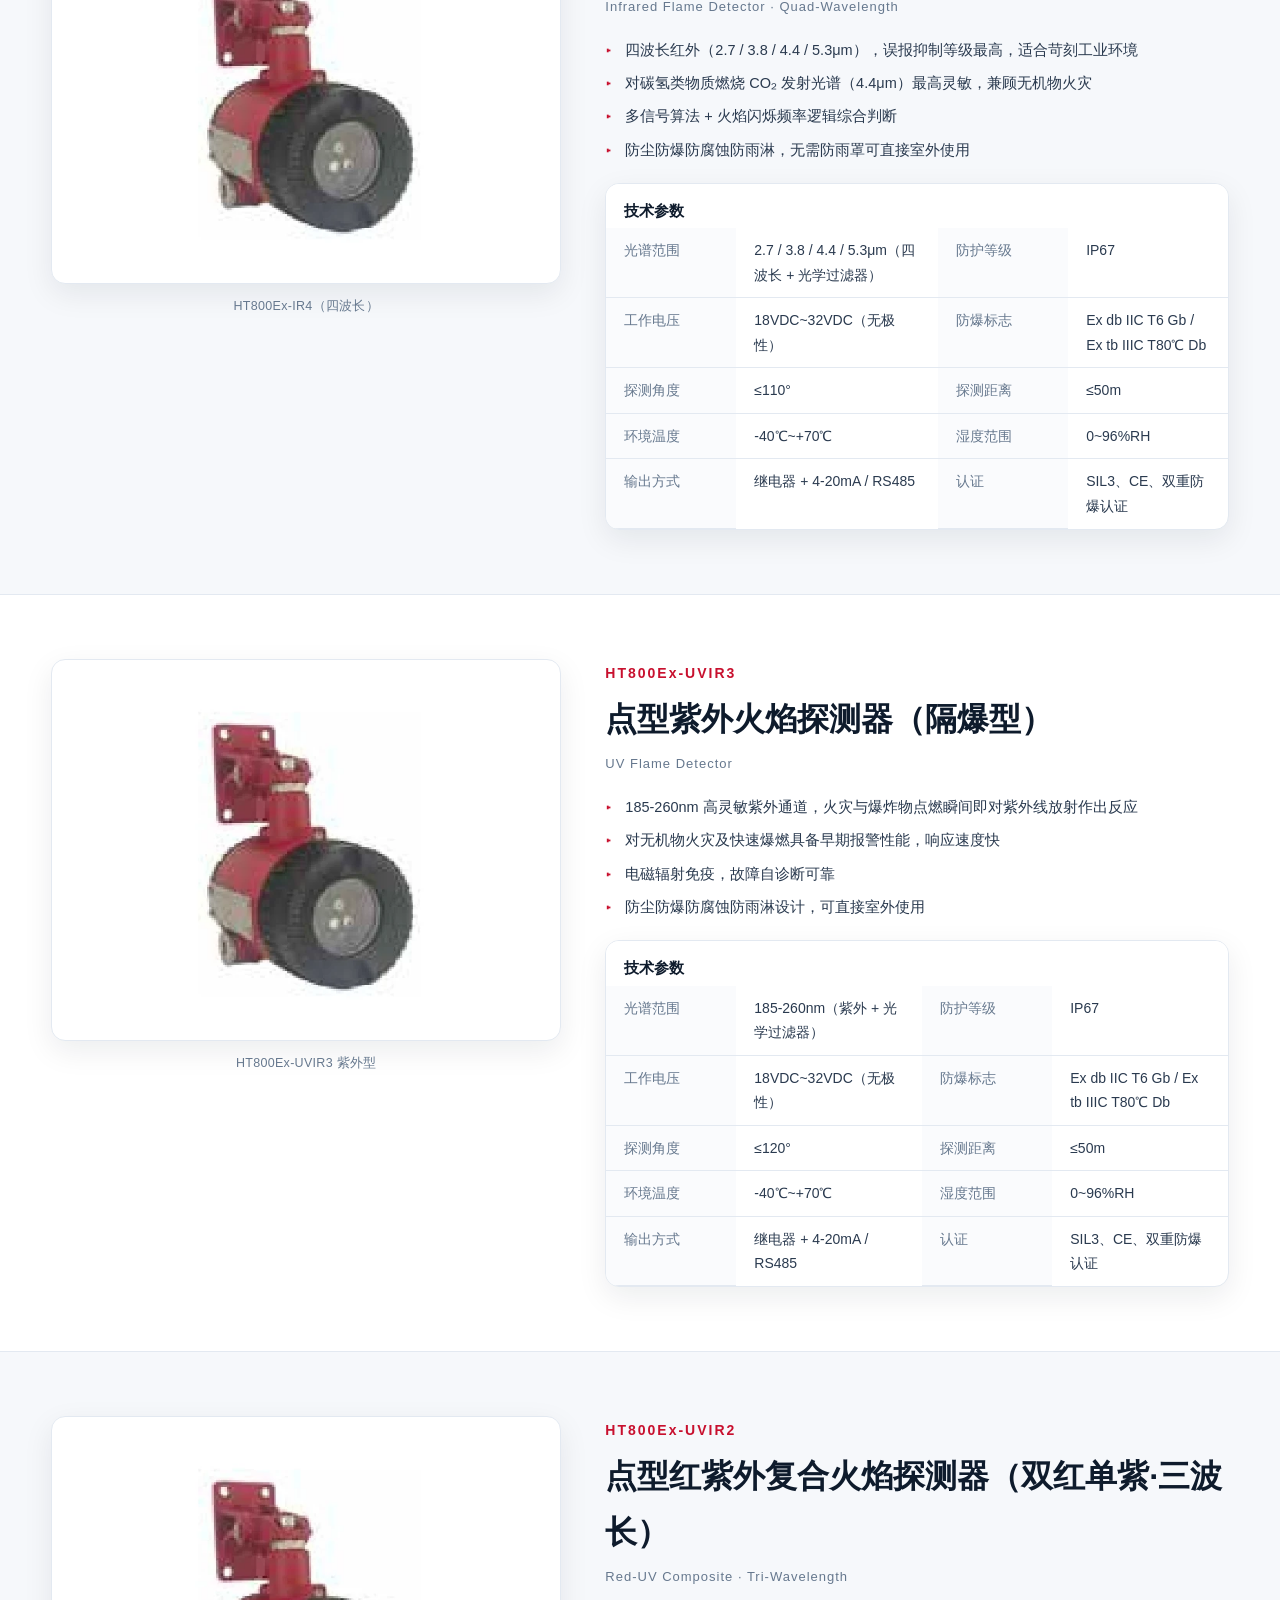
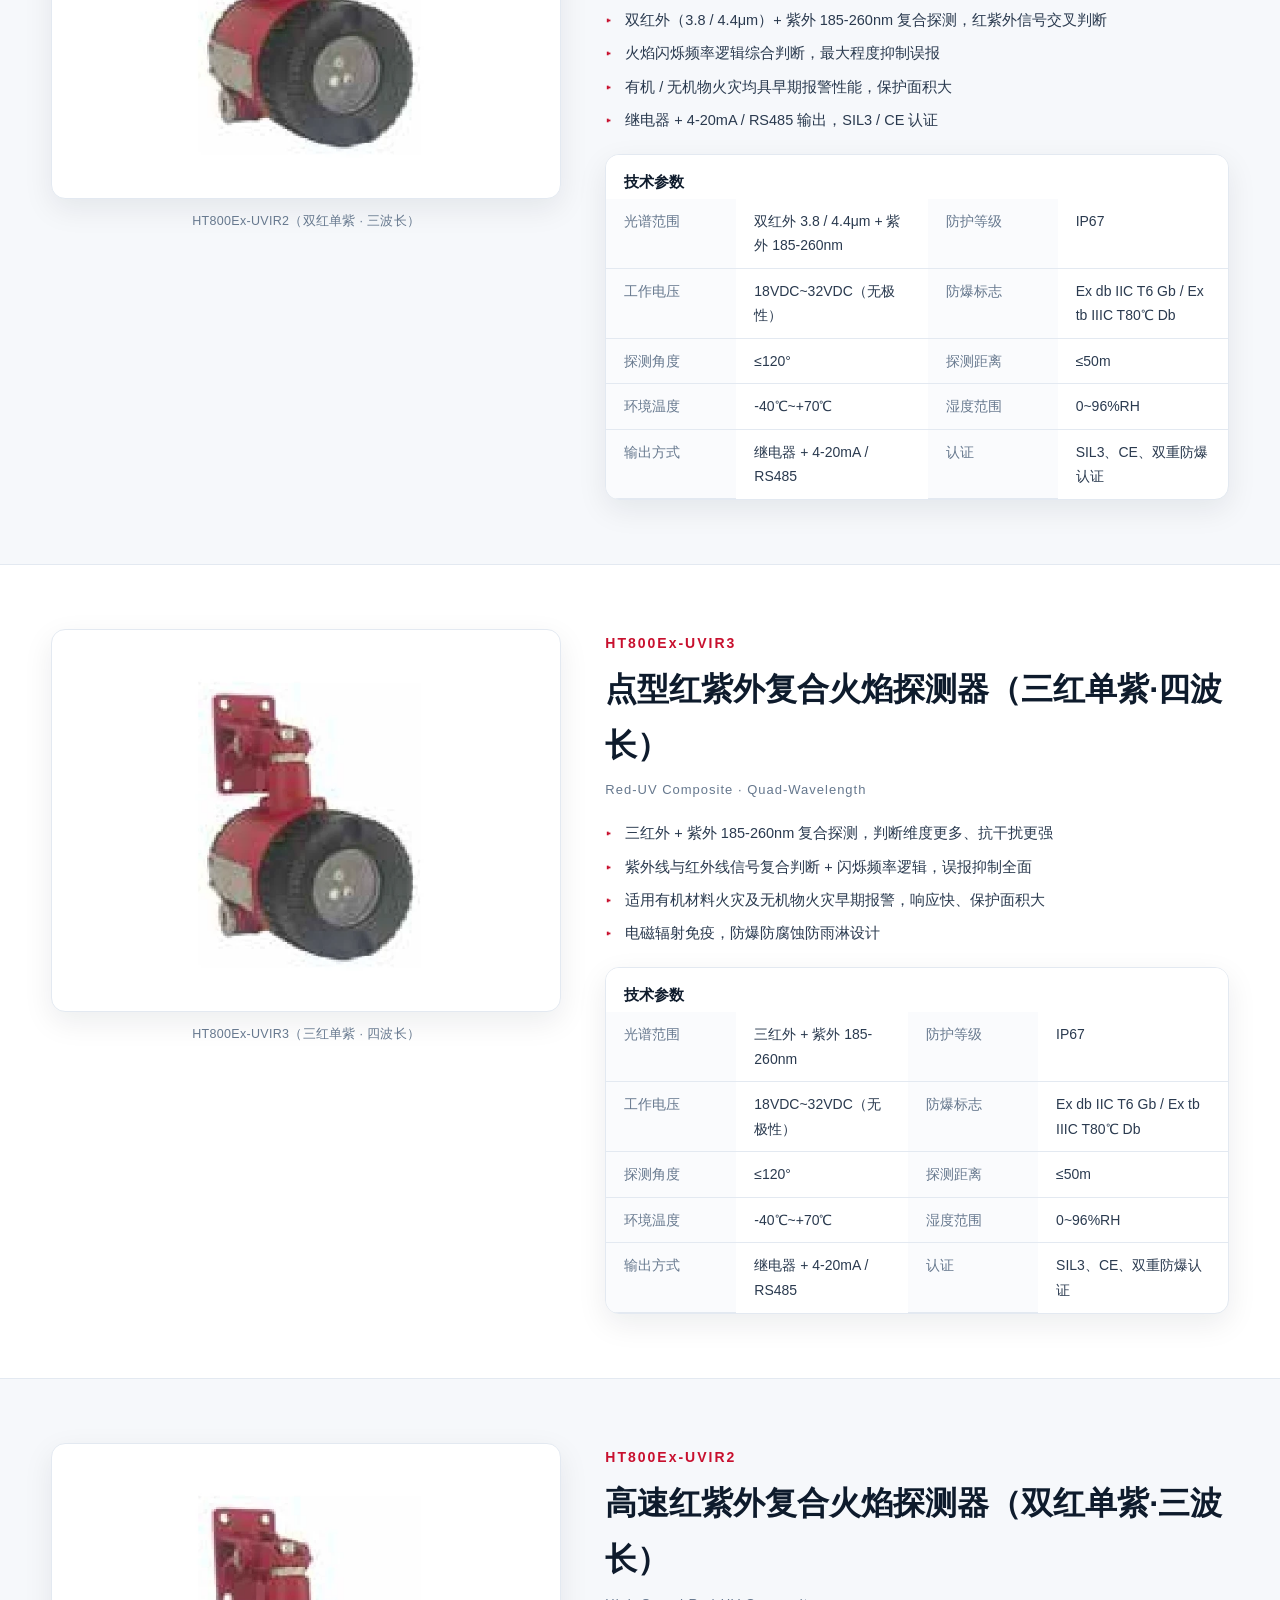
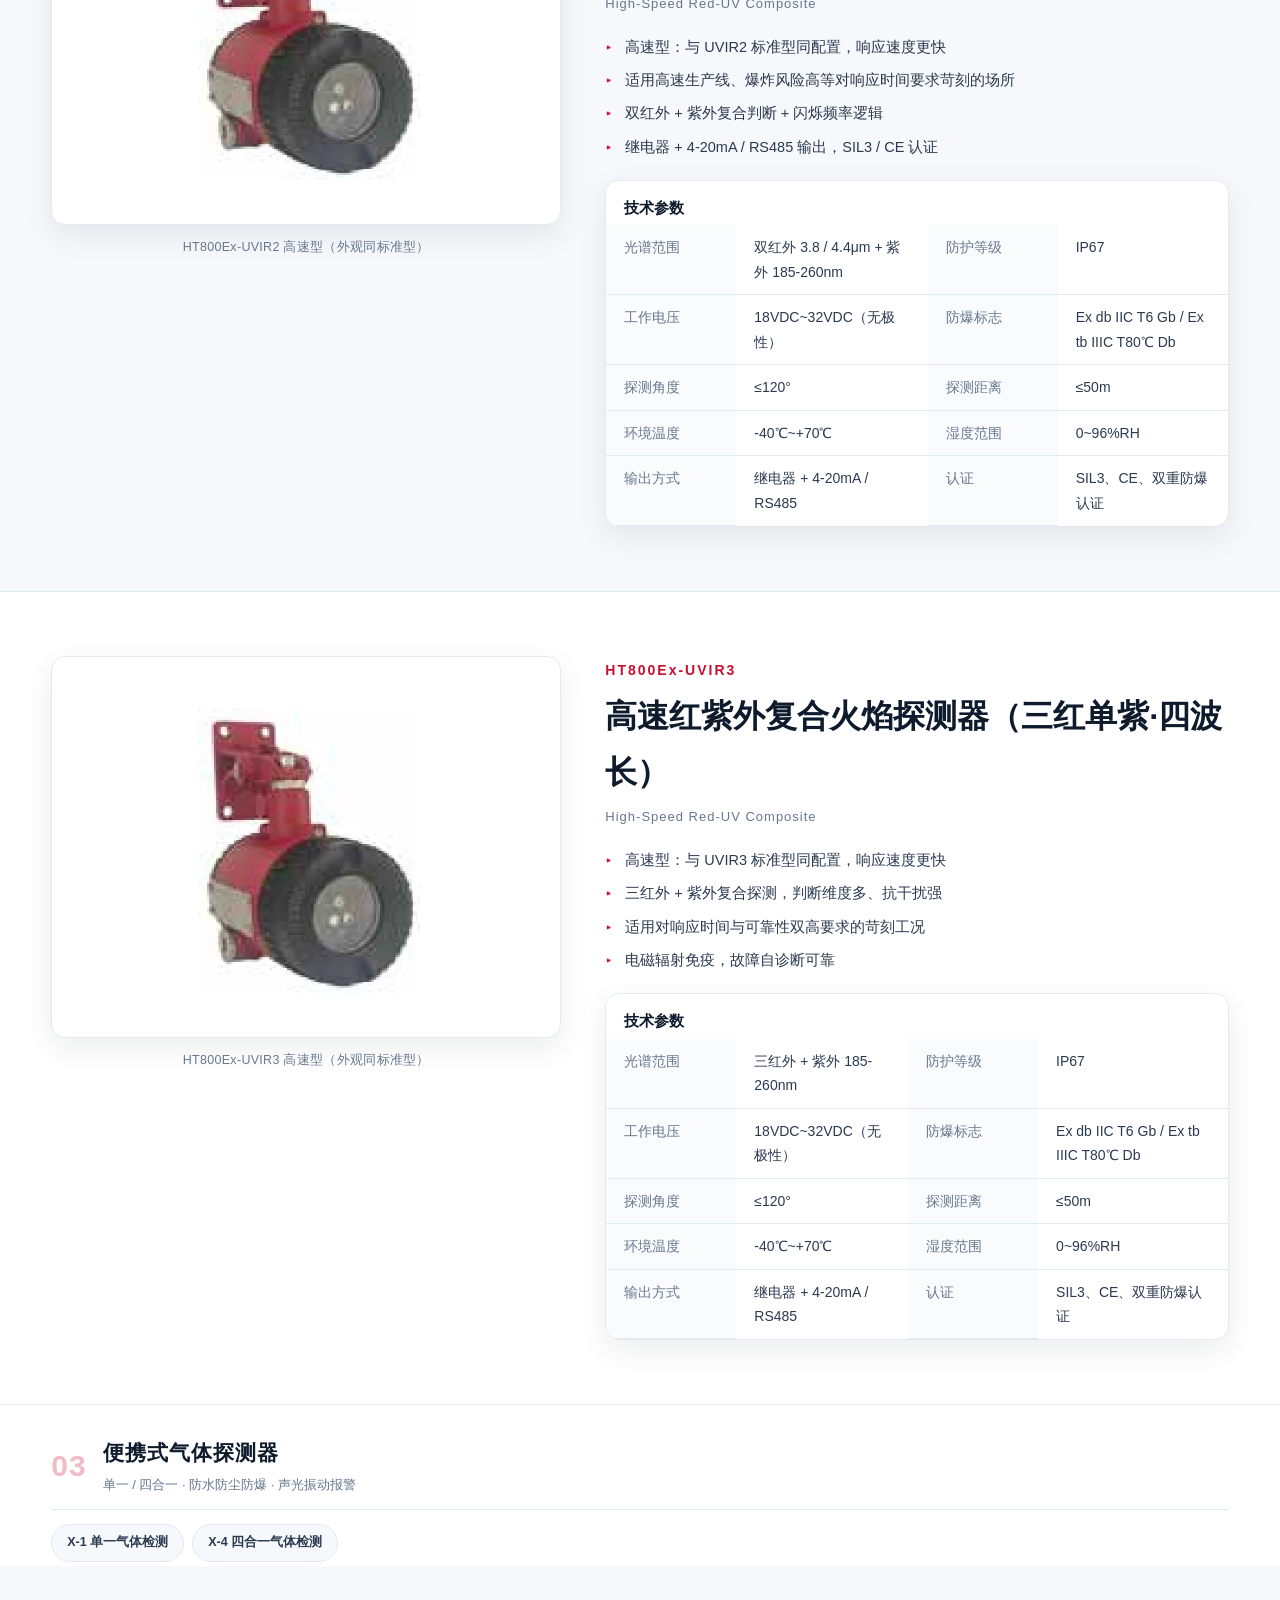
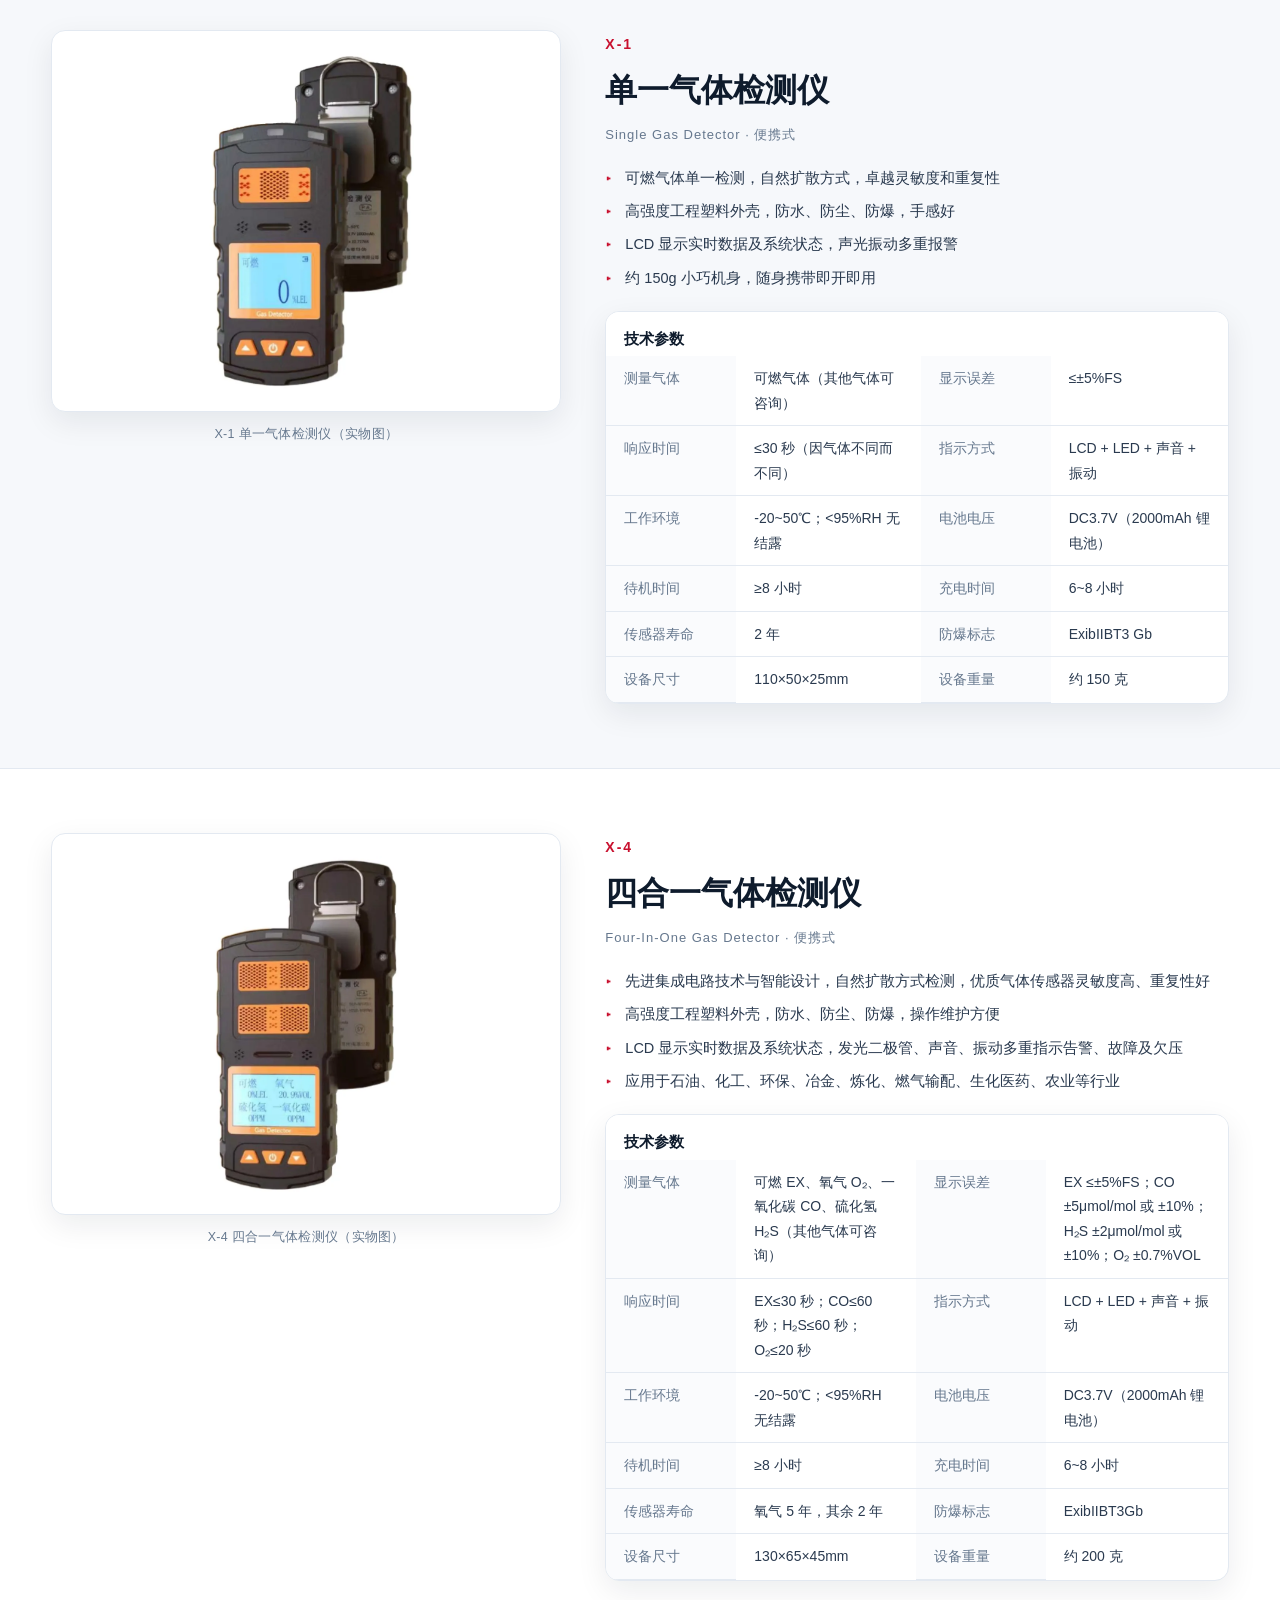
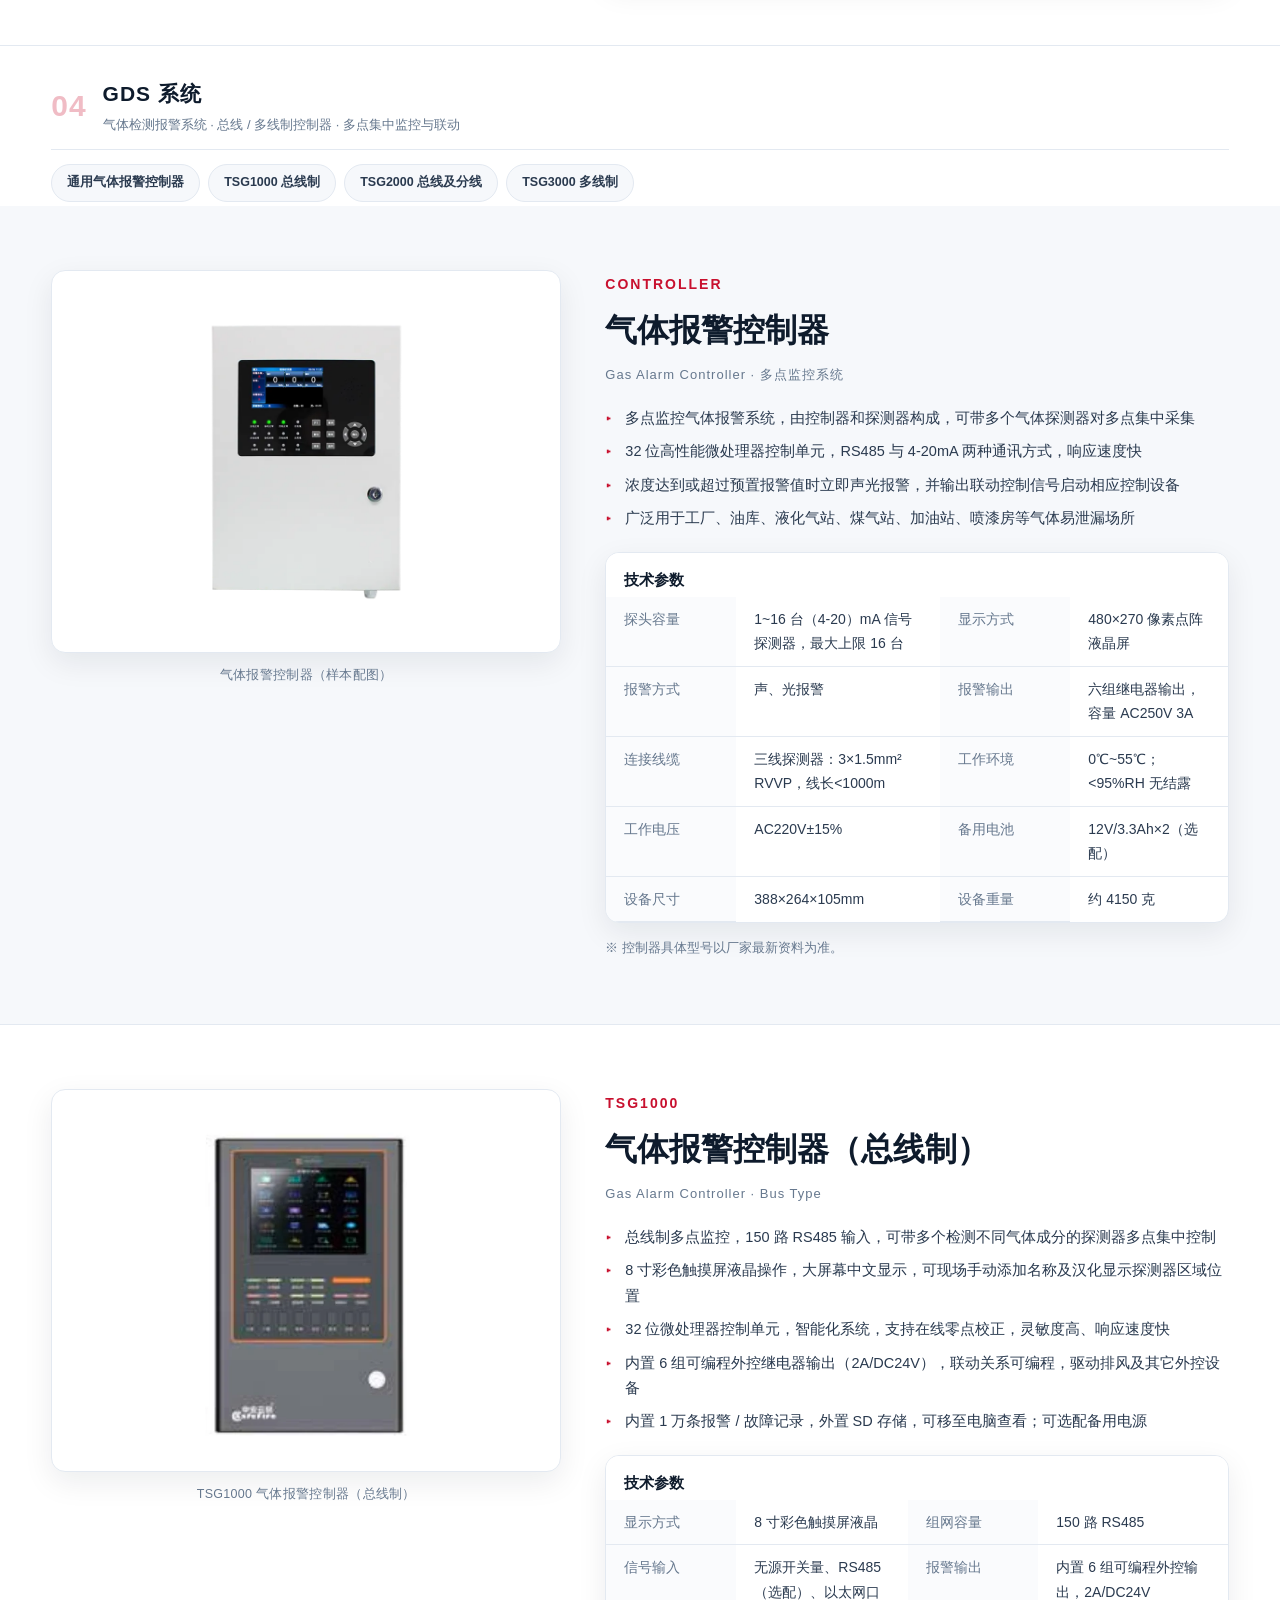
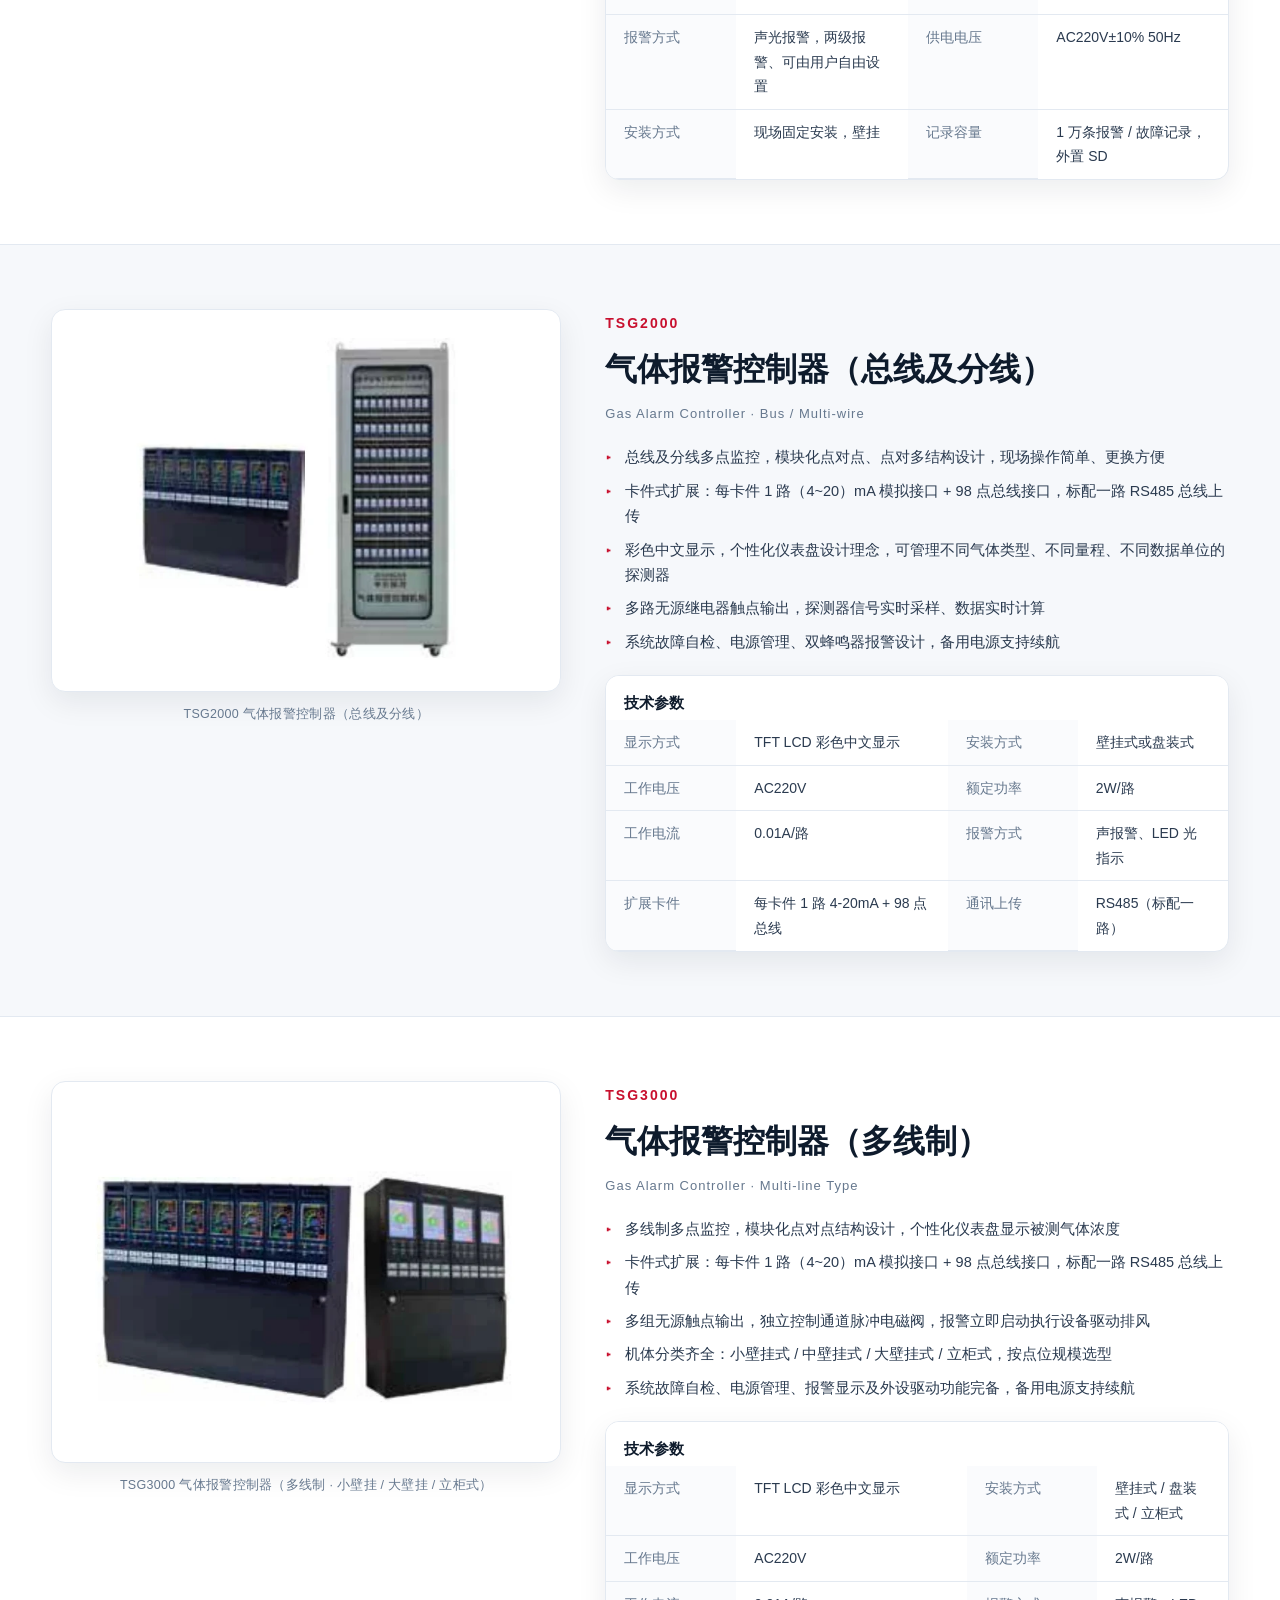
<file: products.html>
<!DOCTYPE html>
<html lang="zh-CN">
<head>
<meta charset="UTF-8">
<meta name="viewport" content="width=device-width, initial-scale=1.0, viewport-fit=cover">
<title>产品中心 | 硕秒科技 — 气体探测器·火焰探测器·GDS报警控制系统·便携检测仪·VOCs检测·气体检漏光谱成像</title>
<meta name="description" content="硕秒科技全线产品五大分类：TF900/GTYQ-F900 气体探测器、HT800Ex 系列隔爆型火焰探测器（红外/红紫外复合/紫外）、X-1/X-4 便携式检测仪、GDS 气体检测报警系统（TSG1000/2000/3000 控制器）、M900 移动监护卫士、M10 气体检漏光谱成像仪、TF950-PID VOCs 探测器，完整技术参数一览。">
<meta name="keywords" content="硕秒科技产品,气体探测器参数,火焰探测器,红外火焰探测器,可燃气体探测器,VOCs检测仪,GDS系统,气体报警控制器,总线制控制器,四合一气体检测仪,气体检漏光谱成像仪,防爆探测器">
<link rel="canonical" href="https://shuomiao.growclaw.top/products.html">
<meta name="robots" content="index,follow">
<meta property="og:type" content="website">
<meta property="og:site_name" content="硕秒科技（无锡）有限公司">
<meta property="og:title" content="产品中心 | 硕秒科技气体检测报警全线产品">
<meta property="og:description" content="气体探测器 — 火焰探测器 — 便携检测 — GDS 报警控制系统 — 智能监护，五大分类全线产品完整技术参数。">
<meta property="og:url" content="https://shuomiao.growclaw.top/products.html">
<link rel="icon" type="image/png" href="assets/img/favicon.png?v=20260821c">
<link rel="prefetch" href="index.html">
<link rel="prefetch" href="about.html">
<link rel="prefetch" href="data.html">
<link rel="prefetch" href="contact.html">
<link rel="stylesheet" href="assets/css/style.min.css?v=20260827v">
<script type="application/ld+json">
{"@context":"https://schema.org","@type":"ItemList","name":"硕秒科技产品线","itemListElement":[{"@type":"Product","position":1,"name":"TF900 点型气体探测器","category":"气体探测器","description":"电化学原理，扩散式采样，±2%FS 准确度，Ex db ib IIC T6 Gb 防爆，IP66 防护，支持 H₂S/CO/HCN/O₂/NH₃/Cl₂/O₃/ETO 等 8 类气体"},{"@type":"Product","position":2,"name":"GTYQ-F900 点型可燃气体探测器","category":"气体探测器","description":"催化燃烧原理，传感器模组免校准，双芯片驱动，4-20mA 三线制输出，Ex db IIC T6 Gb，IP66"},{"@type":"Product","position":3,"name":"GTYQ-F900 点型气体探测器（毒性·电化学）","category":"气体探测器","description":"电化学原理毒性气体版本，可检测 H₂S/CO/HCN/O₂/NH₃/Cl₂/O₃/ETO 等 8 类气体，传感器模组免校准，4-20mA 三线制输出"},{"@type":"Product","position":4,"name":"HT800Ex-IR2 点型红外火焰探测器（双波长·隔爆型）","category":"火焰探测器","description":"3.8/4.4μm 双波长红外 + 光学过滤器，≤110° 视角，Ex db IIC T6 Gb 双重防爆，IP67，探测距离 ≤50m，继电器 + 4-20mA/RS485 输出，SIL3/CE 认证"},{"@type":"Product","position":5,"name":"HT800Ex-IR3 点型红外火焰探测器（三波长·隔爆型）","category":"火焰探测器","description":"3.8/4.4/5.3μm 三波长红外，抗环境光与热体辐射干扰，≤110° 视角，Ex db IIC T6 Gb 双重防爆，IP67，探测距离 ≤50m，继电器 + 4-20mA/RS485 输出，SIL3/CE 认证"},{"@type":"Product","position":6,"name":"HT800Ex-IR4 点型红外火焰探测器（四波长·隔爆型）","category":"火焰探测器","description":"2.7/3.8/4.4/5.3μm 四波长红外，误报抑制更强，≤110° 视角，Ex db IIC T6 Gb 双重防爆，IP67，探测距离 ≤50m，继电器 + 4-20mA/RS485 输出，SIL3/CE 认证"},{"@type":"Product","position":7,"name":"HT800Ex-UVIR3 点型紫外火焰探测器（隔爆型）","category":"火焰探测器","description":"185-260nm 紫外通道，火灾与爆炸点燃瞬间紫外响应，≤120° 视角，Ex db IIC T6 Gb 双重防爆，IP67，探测距离 ≤50m，继电器 + 4-20mA/RS485 输出，SIL3/CE 认证"},{"@type":"Product","position":8,"name":"HT800Ex-UVIR2 点型红紫外复合火焰探测器（双红单紫·三波长）","category":"火焰探测器","description":"双红外 + 紫外 185-260nm 复合判断 + 闪烁频率逻辑，≤120° 视角，Ex db IIC T6 Gb 双重防爆，IP67，探测距离 ≤50m，继电器 + 4-20mA/RS485 输出，SIL3/CE 认证"},{"@type":"Product","position":9,"name":"HT800Ex-UVIR3 点型红紫外复合火焰探测器（三红单紫·四波长）","category":"火焰探测器","description":"三红外 + 紫外 185-260nm 复合判断 + 闪烁频率逻辑，≤120° 视角，Ex db IIC T6 Gb 双重防爆，IP67，探测距离 ≤50m，继电器 + 4-20mA/RS485 输出，SIL3/CE 认证"},{"@type":"Product","position":10,"name":"HT800Ex-UVIR2 高速红紫外复合火焰探测器（双红单紫·三波长）","category":"火焰探测器","description":"高速型响应更快，双红外 + 紫外 185-260nm 复合探测，≤120° 视角，Ex db IIC T6 Gb 双重防爆，IP67，探测距离 ≤50m，继电器 + 4-20mA/RS485 输出，SIL3/CE 认证"},{"@type":"Product","position":11,"name":"HT800Ex-UVIR3 高速红紫外复合火焰探测器（三红单紫·四波长）","category":"火焰探测器","description":"高速型响应更快，三红外 + 紫外 185-260nm 复合探测，≤120° 视角，Ex db IIC T6 Gb 双重防爆，IP67，探测距离 ≤50m，继电器 + 4-20mA/RS485 输出，SIL3/CE 认证"},{"@type":"Product","position":12,"name":"X-1 单一气体检测仪","category":"便携式气体探测器","description":"可燃气体单一检测，自然扩散式，约 150g 小巧便携，声光振动报警，ExibIIBT3 Gb"},{"@type":"Product","position":13,"name":"X-4 四合一气体检测仪","category":"便携式气体探测器","description":"可燃 EX、氧气 O₂、一氧化碳 CO、硫化氢 H₂S 四气同测，防水防尘防爆，ExibIIBT3Gb"},{"@type":"Product","position":14,"name":"气体报警控制器","category":"GDS 系统·控制器","description":"32 位微处理器，RS485 与 4-20mA 双通讯，1~16 路探头容量，六组继电器输出"},{"@type":"Product","position":15,"name":"TSG1000 气体报警控制器（总线制）","category":"GDS 系统·控制器","description":"150 路 RS485 总线制，8 寸彩色触摸屏，6 组可编程继电器输出，1 万条记录外置 SD 存储"},{"@type":"Product","position":16,"name":"TSG2000 气体报警控制器（总线及分线）","category":"GDS 系统·控制器","description":"模块化点对点结构，每卡件 1 路 4-20mA + 98 点总线，TFT LCD 彩色显示，双蜂鸣器报警"},{"@type":"Product","position":17,"name":"TSG3000 气体报警控制器（多线制）","category":"GDS 系统·控制器","description":"多线制点对点，小/中/大壁挂式与立柜式机体可选，多组无源触点输出，RS485 上传"},{"@type":"Product","position":18,"name":"GDS 气体检测报警系统","category":"GDS 系统","description":"现场探测器 + 报警控制器 + 联动执行设备构成"探测—报警—联动—上传"闭环，总线制/多线制按点位规模选型，依据 GB/T 50493-2019 设计"},{"@type":"Product","position":19,"name":"M900 移动式气体安全监护卫士","category":"其它","description":"5.5 寸 1080P 大屏，视频实时传输与气体浓度探测双独立数据源，4G/5G 传输，GB/T28181 接入"},{"@type":"Product","position":20,"name":"Ex-IPgas M10 气体检漏光谱成像仪","category":"其它","description":"制冷型中波红外探测器热灵敏度≤15mK，400+ 种气体，AI 算法可视化识别主动报警，云台 360° 连续旋转，支持机器人搭载"},{"@type":"Product","position":21,"name":"TF950-PID VOCs 气体探测器","category":"其它","description":"长寿命 PID 传感技术，内置泵吸式采样，T90<15s，高低量程可调，可选 RS485 及 HART 数字通讯"}]}
</script>
</head>
<body>

<header class="site-head">
  <div class="container head-bar">
    <a class="logo" href="index.html" aria-label="硕秒科技首页"><img class="logo-img" src="assets/img/logo-lockup.webp?v=20260822c" alt="硕秒科技 SHUO MIAO 官方标识" width="1766" height="584">
    </a>
    <nav class="nav" id="mainNav" aria-label="主导航">
      <a href="index.html">首页</a>
      <div class="nav-drop"><a href="products.html">产品中心</a>
        <div class="nav-mega" aria-label="产品分类">
          <div class="nm-cols">
            <a class="nm-cat" href="products.html#cat-gas"><span class="nm-no">01</span>气体探测器<small>点型 · 可燃 · 毒性</small></a>
            <a class="nm-cat" href="products.html#cat-flame"><span class="nm-no">02</span>火焰探测器<small>红外 · 红紫外复合 · 紫外</small></a>
            <a class="nm-cat" href="products.html#cat-portable"><span class="nm-no">03</span>便携式气体探测器<small>单一 · 四合一</small></a>
            <a class="nm-cat" href="products.html#cat-gds"><span class="nm-no">04</span>GDS 系统<small>总线 · 多线控制器</small></a>
            <a class="nm-cat" href="products.html#cat-other"><span class="nm-no">05</span>其它<small>监护 · 成像 · VOCs</small></a>
          </div>
        </div>
      </div>
      <a href="about.html">关于我们</a>
      <a href="data.html">技术资料</a>
      <a href="contact.html">联系我们</a>
    </nav>
    <a class="btn btn-red head-cta" href="contact.html">获取方案</a>
    <button class="nav-toggle" aria-label="打开菜单" aria-expanded="false" aria-controls="mainNav"><span></span><span></span><span></span></button>
  </div>
</header>

<section class="page-hero">
  <div class="container">
    <p class="crumb"><a href="index.html">首页</a> / 产品中心</p>
    <h1>产品中心</h1>
    <p>气体探测器 · 火焰探测器 · 便携式检测仪 · GDS 系统 · 智能监护，五大分类全线产品完整技术参数。参数引自《硕秒科技产品样本 2026》及原厂选型手册，如有更新以最新资料为准。</p>
  </div>
</section>

<div class="container">
    <div class="series-bar" id="cat-gas"><span class="s-no">01</span><div><h2>气体探测器</h2><p>点型 / 可燃 / 毒性 · 电化学与催化燃烧 · 工业现场长期在线监测</p></div></div>
    </div>
      <div class="container">
    <nav class="model-nav" aria-label="系列型号导航">
        <a href="#tf900">TF900 点型气体探测器</a>
        <a href="#f900">GTYQ-F900 可燃气体版</a>
        <a href="#f900ec">GTYQ-F900 毒性气体版</a>
      </nav>
    </div>

<section class="product-section" id="tf900">
  <div class="container">
    <div class="ps-grid">
      <figure class="ps-visual">
        <div class="frame">
          <img src="assets/img/tf900.webp?v=20260821e" alt="TF900 点型气体探测器产品图" width="800" height="1541" decoding="async" loading="lazy">
        </div>
        <figcaption>TF900 点型气体探测器（产品图）</figcaption>
      </figure>
      <div>
        <div class="ps-head"><span class="model">TF900</span><h2>点型气体探测器</h2><span class="en">Fixed Gas Detector · 电化学式</span></div>
        <ul class="ps-feats">
          <li>传感器寿命指示，可带电插拔更换探头</li>
          <li>现场浓度和报警指示，磁控触发程式自动标定</li>
          <li>4-20mA 模拟工业标准信号输出，三组独立报警继电器触点</li>
          <li>防爆双认证：Ex db ib IIC T6 Gb / Ex ib tb IIIC T85℃ Db</li>
        </ul>
        <div class="table-wrap"><table class="spec">
          <caption>技术参数</caption>
          <tr><th>检测原理</th><td>电化学</td><th>采样方式</th><td>扩散型</td></tr>
          <tr><th>准确度</th><td>±2% F.S.</td><th>重复性</th><td>±2% F.S.</td></tr>
          <tr><th>显示方式</th><td>数字式 LED 显示和指示</td><th>输入电源</th><td>24V DC（16~30V DC）</td></tr>
          <tr><th>功耗</th><td>&lt;2.4W（24V DC）</td><th>输出信号</th><td>4~20mA（三线制）</td></tr>
          <tr><th>触点容量</th><td>30V DC/10A（可选配）</td><th>传输电缆</th><td>≤1000m，3×1.5mm²</td></tr>
          <tr><th>报警方式</th><td>LED 光报警，可选配防爆声光报警</td><th>防爆等级</th><td>Ex db ib IIC T6 Gb / Ex ib tb IIIC T85℃ Db</td></tr>
          <tr><th>防护等级</th><td>IP66</td><th>接口</th><td>2~3/4″ NPT F</td></tr>
          <tr><th>环境温度</th><td>-40℃~+50℃</td><th>环境湿度</th><td>10~95%RH（非冷凝）</td></tr>
          <tr><th>外形尺寸</th><td>128×254×129mm（W×H×D）</td><th>壳体/重量</th><td>铝合金 / 3kg</td></tr>
        </table></div>
        <div class="table-wrap"><table class="spec">
          <caption>可检测气体（更多气体欢迎咨询）</caption>
          <tr><th>气体</th><th>检测范围</th><th>分辨率</th><th>响应时间</th></tr>
          <tr><td>H₂S 硫化氢</td><td>0~20ppm</td><td>0.1ppm</td><td>T₉₀&lt;30s</td></tr>
          <tr><td>CO 一氧化碳</td><td>0~100ppm</td><td>1ppm</td><td>T₉₀&lt;30s</td></tr>
          <tr><td>HCN 氰化氢</td><td>0~50ppm</td><td>0.1ppm</td><td>T₉₀&lt;90s</td></tr>
          <tr><td>O₂ 氧气</td><td>0~25%Vol</td><td>0.1%Vol</td><td>T₉₀&lt;30s</td></tr>
          <tr><td>NH₃ 氨气</td><td>0~100ppm</td><td>1ppm</td><td>T₉₀&lt;60s</td></tr>
          <tr><td>Cl₂ 氯气</td><td>0~10ppm</td><td>0.1ppm</td><td>T₉₀&lt;60s</td></tr>
          <tr><td>O₃ 臭氧</td><td>0~1ppm</td><td>0.01ppm</td><td>T₉₀&lt;30s</td></tr>
          <tr><td>ETO 环氧乙烷</td><td>0~100ppm</td><td>1ppm</td><td>T₉₀&lt;90s</td></tr>
        </table></div>
      </div>
    </div>
  </div>
</section>

<section class="product-section alt" id="f900">
  <div class="container">
    <div class="ps-grid">
      <figure class="ps-visual">
        <div class="frame">
          <img src="assets/img/f900-main.webp" alt="GTYQ-F900 点型可燃气体探测器官方产品图" width="386" height="567" decoding="async" loading="lazy">
        </div>
        <figcaption>GTYQ-F900 点型可燃气体探测器（产品图）</figcaption>
      </figure>
      <div>
        <div class="ps-head"><span class="model">GTYQ-F900</span><h2>点型可燃气体探测器</h2><span class="en">Combustible Gas Detector · 催化燃烧式</span></div>
        <ul class="ps-feats">
          <li>传感器模组、免校准；LED 显示模块；超炫流水光环、数码管显示</li>
          <li>16 位高分辨率 ADC 前端采集，4-20mA 工业标准模拟信号输出</li>
          <li>双芯片驱动：16 位低功耗单片机前端采集及算法处理 + 32 位高速单片机后端传输控制</li>
        </ul>
        <div class="table-wrap"><table class="spec">
          <caption>技术参数</caption>
          <tr><th>检测原理</th><td>催化燃烧</td><th>采样方式</th><td>扩散型</td></tr>
          <tr><th>准确度</th><td>±2% F.S.</td><th>重复性</th><td>±2% F.S.</td></tr>
          <tr><th>显示方式</th><td>数字式 LED 显示和指示</td><th>输入电源</th><td>24V DC（18~28V DC）</td></tr>
          <tr><th>功耗</th><td>&lt;3W（24V DC）</td><th>输出信号</th><td>4-20mA（三线制）</td></tr>
          <tr><th>触点容量</th><td>30V DC/3A</td><th>传输电缆</th><td>≤1000m，3×1.5mm²</td></tr>
          <tr><th>报警方式</th><td>LED 光报警，可选配防爆声光报警</td><th>防爆等级</th><td>Ex db IIC T6 Gb</td></tr>
          <tr><th>防护等级</th><td>IP66</td><th>接口</th><td>M20×1.5</td></tr>
          <tr><th>环境温度</th><td>-40℃~+70℃</td><th>环境湿度</th><td>15-90%RH（非冷凝）</td></tr>
          <tr><th>外形尺寸</th><td>145×200×90mm（W×H×D）</td><th>壳体/重量</th><td>铝合金 / 1.3kg</td></tr>
        </table></div>
      </div>
    </div>
  </div>
</section>

<section class="product-section" id="f900ec">
  <div class="container">
    <div class="ps-grid">
      <figure class="ps-visual">
        <div class="frame">
          <img src="assets/img/f900ec-main.webp" alt="GTYQ-F900 点型气体探测器·毒性气体版官方产品图" width="386" height="567" decoding="async" loading="lazy">
        </div>
        <figcaption>GTYQ-F900 点型气体探测器·毒性气体版（产品图）</figcaption>
      </figure>
      <div>
        <div class="ps-head"><span class="model">GTYQ-F900</span><h2>点型气体探测器 · 毒性气体版</h2><span class="en">Toxic Gas Detector · 电化学式</span></div>
        <ul class="ps-feats">
          <li>电化学原理检测毒性气体，与可燃版同平台：传感器模组免校准、LED 显示、超炫流水光环</li>
          <li>16 位高分辨率 ADC 前端采集，4-20mA 工业标准模拟信号输出，三线制接线</li>
          <li>双芯片驱动：16 位低功耗单片机前端采集及算法处理 + 32 位高速单片机后端传输控制</li>
        </ul>
        <div class="table-wrap"><table class="spec">
          <caption>技术参数</caption>
          <tr><th>检测原理</th><td>电化学</td><th>采样方式</th><td>扩散型</td></tr>
          <tr><th>准确度</th><td>±2% F.S.</td><th>重复性</th><td>±2% F.S.</td></tr>
          <tr><th>显示方式</th><td>数字式 LED 显示和指示</td><th>输入电源</th><td>24V DC（18~28V DC）</td></tr>
          <tr><th>功耗</th><td>&lt;3W（24V DC）</td><th>输出信号</th><td>4-20mA（三线制）</td></tr>
          <tr><th>触点容量</th><td>30V DC/3A</td><th>传输电缆</th><td>≤1000m，3×1.5mm²</td></tr>
          <tr><th>报警方式</th><td>LED 光报警，可选配防爆声光报警</td><th>防爆等级</th><td>Ex db IIC T6 Gb</td></tr>
          <tr><th>防护等级</th><td>IP66</td><th>接口</th><td>M20×1.5</td></tr>
          <tr><th>环境温度</th><td>-40℃~+70℃</td><th>环境湿度</th><td>15-90%RH（非冷凝）</td></tr>
          <tr><th>外形尺寸</th><td>145×200×90mm（W×H×D）</td><th>壳体/重量</th><td>铝合金 / 1.3kg</td></tr>
        </table></div>
        <div class="table-wrap"><table class="spec">
          <caption>可检测气体（更多气体欢迎咨询）</caption>
          <tr><th>气体</th><th>检测范围</th><th>分辨率</th><th>响应时间</th></tr>
          <tr><td>H₂S 硫化氢</td><td>0~20ppm</td><td>0.1ppm</td><td>T₉₀&lt;30s</td></tr>
          <tr><td>CO 一氧化碳</td><td>0~100ppm</td><td>1ppm</td><td>T₉₀&lt;30s</td></tr>
          <tr><td>HCN 氰化氢</td><td>0~50ppm</td><td>0.1ppm</td><td>T₉₀&lt;90s</td></tr>
          <tr><td>O₂ 氧气</td><td>0~25%Vol</td><td>0.1%Vol</td><td>T₉₀&lt;30s</td></tr>
          <tr><td>NH₃ 氨气</td><td>0~100ppm</td><td>1ppm</td><td>T₉₀&lt;60s</td></tr>
          <tr><td>Cl₂ 氯气</td><td>0~10ppm</td><td>0.1ppm</td><td>T₉₀&lt;60s</td></tr>
          <tr><td>O₃ 臭氧</td><td>0~1ppm</td><td>0.01ppm</td><td>T₉₀&lt;30s</td></tr>
          <tr><td>ETO 环氧乙烷</td><td>0~100ppm</td><td>1ppm</td><td>T₉₀&lt;90s</td></tr>
        </table></div>
      </div>
    </div>
  </div>
</section>

<div class="container">
    <div class="series-bar" id="cat-flame"><span class="s-no">02</span><div><h2>火焰探测器</h2><p>红外多波长 / 红紫外复合 / 紫外型 · 隔爆 · IP67 · SIL3 / CE 认证</p></div></div>
    </div>
      <div class="container">
    <nav class="model-nav" aria-label="火焰探测器系列型号导航">
        <a href="#fl-ir2" title="HT800Ex-IR2 点型红外火焰探测器（双波长·隔爆型）">IR2 双波长</a>
        <a href="#fl-ir3" title="HT800Ex-IR3 点型红外火焰探测器（三波长·隔爆型）">IR3 三波长</a>
        <a href="#fl-ir4" title="HT800Ex-IR4 点型红外火焰探测器（四波长·隔爆型）">IR4 四波长</a>
        <a href="#fl-uv" title="HT800Ex-UVIR3 点型紫外火焰探测器（隔爆型）">UVIR3 紫外型</a>
        <a href="#fl-uvir2" title="HT800Ex-UVIR2 红紫外复合（双红单紫·三波长）">UVIR2 复合·三波长</a>
        <a href="#fl-uvir3" title="HT800Ex-UVIR3 红紫外复合（三红单紫·四波长）">UVIR3 复合·四波长</a>
        <a href="#fl-uvir2h" title="HT800Ex-UVIR2 高速红紫外复合（双红单紫·三波长）">UVIR2 高速·三波长</a>
        <a href="#fl-uvir3h" title="HT800Ex-UVIR3 高速红紫外复合（三红单紫·四波长）">UVIR3 高速·四波长</a>
      </nav>
    </div>

<!-- 火焰探测器 · HT800Ex-IR2 -->
<section class="product-section alt" id="fl-ir2">
  <div class="container">
    <div class="ps-grid">
      <figure class="ps-visual">
        <div class="frame"><img src="assets/img/flame-main.webp" alt="HT800Exir2 火焰探测器产品图" width="400" height="436" decoding="async" loading="lazy"></div>
        <figcaption>HT800Ex-IR2 点型红外火焰探测器（双波长·隔爆型）</figcaption>
      </figure>
      <div>
        <div class="ps-head"><span class="model">HT800Ex-IR2</span><h2>点型红外火焰探测器（双波长·隔爆型）</h2><span class="en">Infrared Flame Detector · Dual-Wavelength · 隔爆型</span></div>
        <ul class="ps-feats">
          <li>双波长红外传感器（3.8 / 4.4μm）+ 光学过滤器，对碳氢类物质燃烧 CO₂ 发射光谱（4.4μm）具有最高灵敏性</li>
          <li>多信号处理算法结合火焰闪烁频率逻辑综合判断，最大程度抑制环境光线、热体辐射干扰引起的误报</li>
          <li>适用于液体、气体火灾、伴随烟的明火以及产生爆燃的场所，对有机 / 无机物火灾均具早期报警性能</li>
          <li>继电器（火警、故障、电源复位）+ 4-20mA / RS485 输出，敏感度可现场设置</li>
          <li>防尘、防爆、防腐蚀、防雨淋设计，无需防雨罩可直接室外使用；具备 SIL3 及 CE 认证</li>
        </ul>
        <div class="table-wrap"><table class="spec">
          <caption>技术参数</caption>
          <tr><th>工作电压</th><td>18VDC~32VDC（无极性）</td><th>防爆标志</th><td>Ex db IIC T6 Gb / Ex tb IIIC T80℃ Db</td></tr>
          <tr><th>光谱范围</th><td>3.8 / 4.4μm（双波长 + 光学过滤器）</td><th>探测角度</th><td>≤110°</td></tr>
          <tr><th>探测距离</th><td>≤50m</td><th>环境温度</th><td>-40℃~+70℃</td></tr>
          <tr><th>湿度范围</th><td>0~96%RH</td><th>防护等级</th><td>IP67</td></tr>
          <tr><th>输出方式</th><td>继电器 + 4-20mA / RS485</td><th>认证</th><td>SIL3、CE、双重防爆认证</td></tr>
        </table></div>
      </div>
    </div>
  </div>
</section>

<!-- 火焰探测器 · HT800Ex-IR3 -->
<section class="product-section" id="fl-ir3">
  <div class="container">
    <div class="ps-grid">
      <figure class="ps-visual">
        <div class="frame"><img src="assets/img/flame-main.webp" alt="HT800Exir3 火焰探测器产品图" width="400" height="436" decoding="async" loading="lazy"></div>
        <figcaption>HT800Ex-IR3（三波长）</figcaption>
      </figure>
      <div>
        <div class="ps-head"><span class="model">HT800Ex-IR3</span><h2>点型红外火焰探测器（三波长·隔爆型）</h2><span class="en">Infrared Flame Detector · Tri-Wavelength</span></div>
        <ul class="ps-feats">
          <li>三波长红外（3.8 / 4.4 / 5.3μm）+ 光学过滤器，较双波长对阳光直射、背景热源干扰抑制更强</li>
          <li>多信号处理算法结合火焰闪烁频率逻辑综合判断，显著降低误报</li>
          <li>适用于液体、气体火灾、伴随烟的明火及爆燃场所早期报警</li>
          <li>继电器（火警、故障、电源复位）+ 4-20mA / RS485 输出，敏感度现场可设</li>
        </ul>
        <div class="table-wrap"><table class="spec">
          <caption>技术参数</caption>
          <tr><th>光谱范围</th><td>3.8 / 4.4 / 5.3μm（三波长 + 光学过滤器）</td><th>防护等级</th><td>IP67</td></tr>
<tr><th>工作电压</th><td>18VDC~32VDC（无极性）</td><th>防爆标志</th><td>Ex db IIC T6 Gb / Ex tb IIIC T80℃ Db</td></tr>
          <tr><th>探测角度</th><td>≤110°</td><th>探测距离</th><td>≤50m</td></tr>
          <tr><th>环境温度</th><td>-40℃~+70℃</td><th>湿度范围</th><td>0~96%RH</td></tr>
          <tr><th>输出方式</th><td>继电器 + 4-20mA / RS485</td><th>认证</th><td>SIL3、CE、双重防爆认证</td></tr>
        </table></div>
      </div>
    </div>
  </div>
</section>

<!-- 火焰探测器 · HT800Ex-IR4 -->
<section class="product-section alt" id="fl-ir4">
  <div class="container">
    <div class="ps-grid">
      <figure class="ps-visual">
        <div class="frame"><img src="assets/img/flame-main.webp" alt="HT800Exir4 火焰探测器产品图" width="400" height="436" decoding="async" loading="lazy"></div>
        <figcaption>HT800Ex-IR4（四波长）</figcaption>
      </figure>
      <div>
        <div class="ps-head"><span class="model">HT800Ex-IR4</span><h2>点型红外火焰探测器（四波长·隔爆型）</h2><span class="en">Infrared Flame Detector · Quad-Wavelength</span></div>
        <ul class="ps-feats">
          <li>四波长红外（2.7 / 3.8 / 4.4 / 5.3μm），误报抑制等级最高，适合苛刻工业环境</li>
          <li>对碳氢类物质燃烧 CO₂ 发射光谱（4.4μm）最高灵敏，兼顾无机物火灾</li>
          <li>多信号算法 + 火焰闪烁频率逻辑综合判断</li>
          <li>防尘防爆防腐蚀防雨淋，无需防雨罩可直接室外使用</li>
        </ul>
        <div class="table-wrap"><table class="spec">
          <caption>技术参数</caption>
          <tr><th>光谱范围</th><td>2.7 / 3.8 / 4.4 / 5.3μm（四波长 + 光学过滤器）</td><th>防护等级</th><td>IP67</td></tr>
<tr><th>工作电压</th><td>18VDC~32VDC（无极性）</td><th>防爆标志</th><td>Ex db IIC T6 Gb / Ex tb IIIC T80℃ Db</td></tr>
          <tr><th>探测角度</th><td>≤110°</td><th>探测距离</th><td>≤50m</td></tr>
          <tr><th>环境温度</th><td>-40℃~+70℃</td><th>湿度范围</th><td>0~96%RH</td></tr>
          <tr><th>输出方式</th><td>继电器 + 4-20mA / RS485</td><th>认证</th><td>SIL3、CE、双重防爆认证</td></tr>
        </table></div>
      </div>
    </div>
  </div>
</section>

<!-- 火焰探测器 · HT800Ex-UVIR3 -->
<section class="product-section" id="fl-uv">
  <div class="container">
    <div class="ps-grid">
      <figure class="ps-visual">
        <div class="frame"><img src="assets/img/flame-main.webp" alt="HT800Exuv 火焰探测器产品图" width="400" height="436" decoding="async" loading="lazy"></div>
        <figcaption>HT800Ex-UVIR3 紫外型</figcaption>
      </figure>
      <div>
        <div class="ps-head"><span class="model">HT800Ex-UVIR3</span><h2>点型紫外火焰探测器（隔爆型）</h2><span class="en">UV Flame Detector</span></div>
        <ul class="ps-feats">
          <li>185-260nm 高灵敏紫外通道，火灾与爆炸物点燃瞬间即对紫外线放射作出反应</li>
          <li>对无机物火灾及快速爆燃具备早期报警性能，响应速度快</li>
          <li>电磁辐射免疫，故障自诊断可靠</li>
          <li>防尘防爆防腐蚀防雨淋设计，可直接室外使用</li>
        </ul>
        <div class="table-wrap"><table class="spec">
          <caption>技术参数</caption>
          <tr><th>光谱范围</th><td>185-260nm（紫外 + 光学过滤器）</td><th>防护等级</th><td>IP67</td></tr>
<tr><th>工作电压</th><td>18VDC~32VDC（无极性）</td><th>防爆标志</th><td>Ex db IIC T6 Gb / Ex tb IIIC T80℃ Db</td></tr>
          <tr><th>探测角度</th><td>≤120°</td><th>探测距离</th><td>≤50m</td></tr>
          <tr><th>环境温度</th><td>-40℃~+70℃</td><th>湿度范围</th><td>0~96%RH</td></tr>
          <tr><th>输出方式</th><td>继电器 + 4-20mA / RS485</td><th>认证</th><td>SIL3、CE、双重防爆认证</td></tr>
        </table></div>
      </div>
    </div>
  </div>
</section>

<!-- 火焰探测器 · HT800Ex-UVIR2 -->
<section class="product-section alt" id="fl-uvir2">
  <div class="container">
    <div class="ps-grid">
      <figure class="ps-visual">
        <div class="frame"><img src="assets/img/flame-main.webp" alt="HT800Exuvir2 火焰探测器产品图" width="400" height="436" decoding="async" loading="lazy"></div>
        <figcaption>HT800Ex-UVIR2（双红单紫 · 三波长）</figcaption>
      </figure>
      <div>
        <div class="ps-head"><span class="model">HT800Ex-UVIR2</span><h2>点型红紫外复合火焰探测器（双红单紫·三波长）</h2><span class="en">Red-UV Composite · Tri-Wavelength</span></div>
        <ul class="ps-feats">
          <li>双红外（3.8 / 4.4μm）+ 紫外 185-260nm 复合探测，红紫外信号交叉判断</li>
          <li>火焰闪烁频率逻辑综合判断，最大程度抑制误报</li>
          <li>有机 / 无机物火灾均具早期报警性能，保护面积大</li>
          <li>继电器 + 4-20mA / RS485 输出，SIL3 / CE 认证</li>
        </ul>
        <div class="table-wrap"><table class="spec">
          <caption>技术参数</caption>
          <tr><th>光谱范围</th><td>双红外 3.8 / 4.4μm + 紫外 185-260nm</td><th>防护等级</th><td>IP67</td></tr>
<tr><th>工作电压</th><td>18VDC~32VDC（无极性）</td><th>防爆标志</th><td>Ex db IIC T6 Gb / Ex tb IIIC T80℃ Db</td></tr>
          <tr><th>探测角度</th><td>≤120°</td><th>探测距离</th><td>≤50m</td></tr>
          <tr><th>环境温度</th><td>-40℃~+70℃</td><th>湿度范围</th><td>0~96%RH</td></tr>
          <tr><th>输出方式</th><td>继电器 + 4-20mA / RS485</td><th>认证</th><td>SIL3、CE、双重防爆认证</td></tr>
        </table></div>
      </div>
    </div>
  </div>
</section>

<!-- 火焰探测器 · HT800Ex-UVIR3 -->
<section class="product-section" id="fl-uvir3">
  <div class="container">
    <div class="ps-grid">
      <figure class="ps-visual">
        <div class="frame"><img src="assets/img/flame-main.webp" alt="HT800Exuvir3 火焰探测器产品图" width="400" height="436" decoding="async" loading="lazy"></div>
        <figcaption>HT800Ex-UVIR3（三红单紫 · 四波长）</figcaption>
      </figure>
      <div>
        <div class="ps-head"><span class="model">HT800Ex-UVIR3</span><h2>点型红紫外复合火焰探测器（三红单紫·四波长）</h2><span class="en">Red-UV Composite · Quad-Wavelength</span></div>
        <ul class="ps-feats">
          <li>三红外 + 紫外 185-260nm 复合探测，判断维度更多、抗干扰更强</li>
          <li>紫外线与红外线信号复合判断 + 闪烁频率逻辑，误报抑制全面</li>
          <li>适用有机材料火灾及无机物火灾早期报警，响应快、保护面积大</li>
          <li>电磁辐射免疫，防爆防腐蚀防雨淋设计</li>
        </ul>
        <div class="table-wrap"><table class="spec">
          <caption>技术参数</caption>
          <tr><th>光谱范围</th><td>三红外 + 紫外 185-260nm</td><th>防护等级</th><td>IP67</td></tr>
<tr><th>工作电压</th><td>18VDC~32VDC（无极性）</td><th>防爆标志</th><td>Ex db IIC T6 Gb / Ex tb IIIC T80℃ Db</td></tr>
          <tr><th>探测角度</th><td>≤120°</td><th>探测距离</th><td>≤50m</td></tr>
          <tr><th>环境温度</th><td>-40℃~+70℃</td><th>湿度范围</th><td>0~96%RH</td></tr>
          <tr><th>输出方式</th><td>继电器 + 4-20mA / RS485</td><th>认证</th><td>SIL3、CE、双重防爆认证</td></tr>
        </table></div>
      </div>
    </div>
  </div>
</section>

<!-- 火焰探测器 · HT800Ex-UVIR2 -->
<section class="product-section alt" id="fl-uvir2h">
  <div class="container">
    <div class="ps-grid">
      <figure class="ps-visual">
        <div class="frame"><img src="assets/img/flame-main.webp" alt="HT800Exuvir2h 火焰探测器产品图" width="400" height="436" decoding="async" loading="lazy"></div>
        <figcaption>HT800Ex-UVIR2 高速型（外观同标准型）</figcaption>
      </figure>
      <div>
        <div class="ps-head"><span class="model">HT800Ex-UVIR2</span><h2>高速红紫外复合火焰探测器（双红单紫·三波长）</h2><span class="en">High-Speed Red-UV Composite</span></div>
        <ul class="ps-feats">
          <li>高速型：与 UVIR2 标准型同配置，响应速度更快</li>
          <li>适用高速生产线、爆炸风险高等对响应时间要求苛刻的场所</li>
          <li>双红外 + 紫外复合判断 + 闪烁频率逻辑</li>
          <li>继电器 + 4-20mA / RS485 输出，SIL3 / CE 认证</li>
        </ul>
        <div class="table-wrap"><table class="spec">
          <caption>技术参数</caption>
          <tr><th>光谱范围</th><td>双红外 3.8 / 4.4μm + 紫外 185-260nm</td><th>防护等级</th><td>IP67</td></tr>
<tr><th>工作电压</th><td>18VDC~32VDC（无极性）</td><th>防爆标志</th><td>Ex db IIC T6 Gb / Ex tb IIIC T80℃ Db</td></tr>
          <tr><th>探测角度</th><td>≤120°</td><th>探测距离</th><td>≤50m</td></tr>
          <tr><th>环境温度</th><td>-40℃~+70℃</td><th>湿度范围</th><td>0~96%RH</td></tr>
          <tr><th>输出方式</th><td>继电器 + 4-20mA / RS485</td><th>认证</th><td>SIL3、CE、双重防爆认证</td></tr>
        </table></div>
      </div>
    </div>
  </div>
</section>

<!-- 火焰探测器 · HT800Ex-UVIR3 -->
<section class="product-section" id="fl-uvir3h">
  <div class="container">
    <div class="ps-grid">
      <figure class="ps-visual">
        <div class="frame"><img src="assets/img/flame-main.webp" alt="HT800Exuvir3h 火焰探测器产品图" width="400" height="436" decoding="async" loading="lazy"></div>
        <figcaption>HT800Ex-UVIR3 高速型（外观同标准型）</figcaption>
      </figure>
      <div>
        <div class="ps-head"><span class="model">HT800Ex-UVIR3</span><h2>高速红紫外复合火焰探测器（三红单紫·四波长）</h2><span class="en">High-Speed Red-UV Composite</span></div>
        <ul class="ps-feats">
          <li>高速型：与 UVIR3 标准型同配置，响应速度更快</li>
          <li>三红外 + 紫外复合探测，判断维度多、抗干扰强</li>
          <li>适用对响应时间与可靠性双高要求的苛刻工况</li>
          <li>电磁辐射免疫，故障自诊断可靠</li>
        </ul>
        <div class="table-wrap"><table class="spec">
          <caption>技术参数</caption>
          <tr><th>光谱范围</th><td>三红外 + 紫外 185-260nm</td><th>防护等级</th><td>IP67</td></tr>
<tr><th>工作电压</th><td>18VDC~32VDC（无极性）</td><th>防爆标志</th><td>Ex db IIC T6 Gb / Ex tb IIIC T80℃ Db</td></tr>
          <tr><th>探测角度</th><td>≤120°</td><th>探测距离</th><td>≤50m</td></tr>
          <tr><th>环境温度</th><td>-40℃~+70℃</td><th>湿度范围</th><td>0~96%RH</td></tr>
          <tr><th>输出方式</th><td>继电器 + 4-20mA / RS485</td><th>认证</th><td>SIL3、CE、双重防爆认证</td></tr>
        </table></div>
      </div>
    </div>
  </div>
</section>

<div class="container">
    <div class="series-bar" id="cat-portable"><span class="s-no">03</span><div><h2>便携式气体探测器</h2><p>单一 / 四合一 · 防水防尘防爆 · 声光振动报警</p></div></div>
    </div>
      <div class="container">
    <nav class="model-nav" aria-label="系列型号导航">
        <a href="#x1">X-1 单一气体检测</a>
        <a href="#x4">X-4 四合一气体检测</a>
      </nav>
    </div>

<section class="product-section alt" id="x1">
  <div class="container">
    <div class="ps-grid">
      <figure class="ps-visual">
        <div class="frame">
          <img src="assets/img/x1b.webp?v=20260822a" alt="X-1 单一气体检测仪实物图" width="588" height="920" decoding="async" loading="lazy">
        </div>
        <figcaption>X-1 单一气体检测仪（实物图）</figcaption>
      </figure>
      <div>
        <div class="ps-head"><span class="model">X-1</span><h2>单一气体检测仪</h2><span class="en">Single Gas Detector · 便携式</span></div>
        <ul class="ps-feats">
          <li>可燃气体单一检测，自然扩散方式，卓越灵敏度和重复性</li>
          <li>高强度工程塑料外壳，防水、防尘、防爆，手感好</li>
          <li>LCD 显示实时数据及系统状态，声光振动多重报警</li>
          <li>约 150g 小巧机身，随身携带即开即用</li>
        </ul>
        <div class="table-wrap"><table class="spec">
          <caption>技术参数</caption>
          <tr><th>测量气体</th><td>可燃气体（其他气体可咨询）</td><th>显示误差</th><td>≤±5%FS</td></tr>
          <tr><th>响应时间</th><td>≤30 秒（因气体不同而不同）</td><th>指示方式</th><td>LCD + LED + 声音 + 振动</td></tr>
          <tr><th>工作环境</th><td>-20~50℃；&lt;95%RH 无结露</td><th>电池电压</th><td>DC3.7V（2000mAh 锂电池）</td></tr>
          <tr><th>待机时间</th><td>≥8 小时</td><th>充电时间</th><td>6~8 小时</td></tr>
          <tr><th>传感器寿命</th><td>2 年</td><th>防爆标志</th><td>ExibIIBT3 Gb</td></tr>
          <tr><th>设备尺寸</th><td>110×50×25mm</td><th>设备重量</th><td>约 150 克</td></tr>
        </table></div>
      </div>
    </div>
  </div>
</section>

<section class="product-section" id="x4">
  <div class="container">
    <div class="ps-grid">
      <figure class="ps-visual">
        <div class="frame">
          <img src="assets/img/x4a.webp?v=20260822a" alt="X-4 四合一气体检测仪实物图" width="528" height="894" decoding="async" loading="lazy">
        </div>
        <figcaption>X-4 四合一气体检测仪（实物图）</figcaption>
      </figure>
      <div>
        <div class="ps-head"><span class="model">X-4</span><h2>四合一气体检测仪</h2><span class="en">Four-In-One Gas Detector · 便携式</span></div>
        <ul class="ps-feats">
          <li>先进集成电路技术与智能设计，自然扩散方式检测，优质气体传感器灵敏度高、重复性好</li>
          <li>高强度工程塑料外壳，防水、防尘、防爆，操作维护方便</li>
          <li>LCD 显示实时数据及系统状态，发光二极管、声音、振动多重指示告警、故障及欠压</li>
          <li>应用于石油、化工、环保、冶金、炼化、燃气输配、生化医药、农业等行业</li>
        </ul>
        <div class="table-wrap"><table class="spec">
          <caption>技术参数</caption>
          <tr><th>测量气体</th><td>可燃 EX、氧气 O₂、一氧化碳 CO、硫化氢 H₂S（其他气体可咨询）</td><th>显示误差</th><td>EX ≤±5%FS；CO ±5μmol/mol 或 ±10%；H₂S ±2μmol/mol 或 ±10%；O₂ ±0.7%VOL</td></tr>
          <tr><th>响应时间</th><td>EX≤30 秒；CO≤60 秒；H₂S≤60 秒；O₂≤20 秒</td><th>指示方式</th><td>LCD + LED + 声音 + 振动</td></tr>
          <tr><th>工作环境</th><td>-20~50℃；&lt;95%RH 无结露</td><th>电池电压</th><td>DC3.7V（2000mAh 锂电池）</td></tr>
          <tr><th>待机时间</th><td>≥8 小时</td><th>充电时间</th><td>6~8 小时</td></tr>
          <tr><th>传感器寿命</th><td>氧气 5 年，其余 2 年</td><th>防爆标志</th><td>ExibIIBT3Gb</td></tr>
          <tr><th>设备尺寸</th><td>130×65×45mm</td><th>设备重量</th><td>约 200 克</td></tr>
        </table></div>
      </div>
    </div>
  </div>
</section>

<div class="container">
    <div class="series-bar" id="cat-gds"><span class="s-no">04</span><div><h2>GDS 系统</h2><p>气体检测报警系统 · 总线 / 多线制控制器 · 多点集中监控与联动</p></div></div>
    </div>

<div class="container">
    </div>
      <div class="container">
    <nav class="model-nav" aria-label="控制器系列型号导航">
        <a href="#controller">通用气体报警控制器</a>
        <a href="#tsg1000">TSG1000 总线制</a>
        <a href="#tsg2000">TSG2000 总线及分线</a>
        <a href="#tsg3000">TSG3000 多线制</a>
      </nav>
    </div>

<section class="product-section alt" id="controller">
  <div class="container">
    <div class="ps-grid">
      <figure class="ps-visual">
        <div class="frame"><img src="assets/img/controller.webp?v=20260821e" alt="气体报警控制器产品图" width="800" height="1011" decoding="async" loading="lazy"></div>
        <figcaption>气体报警控制器（样本配图）</figcaption>
      </figure>
      <div>
        <div class="ps-head"><span class="model">CONTROLLER</span><h2>气体报警控制器</h2><span class="en">Gas Alarm Controller · 多点监控系统</span></div>
        <ul class="ps-feats">
          <li>多点监控气体报警系统，由控制器和探测器构成，可带多个气体探测器对多点集中采集</li>
          <li>32 位高性能微处理器控制单元，RS485 与 4-20mA 两种通讯方式，响应速度快</li>
          <li>浓度达到或超过预置报警值时立即声光报警，并输出联动控制信号启动相应控制设备</li>
          <li>广泛用于工厂、油库、液化气站、煤气站、加油站、喷漆房等气体易泄漏场所</li>
        </ul>
        <div class="table-wrap"><table class="spec">
          <caption>技术参数</caption>
          <tr><th>探头容量</th><td>1~16 台（4-20）mA 信号探测器，最大上限 16 台</td><th>显示方式</th><td>480×270 像素点阵液晶屏</td></tr>
          <tr><th>报警方式</th><td>声、光报警</td><th>报警输出</th><td>六组继电器输出，容量 AC250V 3A</td></tr>
          <tr><th>连接线缆</th><td>三线探测器：3×1.5mm² RVVP，线长&lt;1000m</td><th>工作环境</th><td>0℃~55℃；&lt;95%RH 无结露</td></tr>
          <tr><th>工作电压</th><td>AC220V±15%</td><th>备用电池</th><td>12V/3.3Ah×2（选配）</td></tr>
          <tr><th>设备尺寸</th><td>388×264×105mm</td><th>设备重量</th><td>约 4150 克</td></tr>
        </table></div>
        <p style="margin-top:14px;font-size:13px;color:var(--muted)">※ 控制器具体型号以厂家最新资料为准。</p>
      </div>
    </div>
  </div>
</section>

<section class="product-section" id="tsg1000">
  <div class="container">
    <div class="ps-grid">
      <figure class="ps-visual">
        <div class="frame"><img src="assets/img/tsg1000-main.webp" alt="TSG1000 气体报警控制器（总线制）产品图" width="348" height="500" decoding="async" loading="lazy"></div>
        <figcaption>TSG1000 气体报警控制器（总线制）</figcaption>
      </figure>
      <div>
        <div class="ps-head"><span class="model">TSG1000</span><h2>气体报警控制器（总线制）</h2><span class="en">Gas Alarm Controller · Bus Type</span></div>
        <ul class="ps-feats">
          <li>总线制多点监控，150 路 RS485 输入，可带多个检测不同气体成分的探测器多点集中控制</li>
          <li>8 寸彩色触摸屏液晶操作，大屏幕中文显示，可现场手动添加名称及汉化显示探测器区域位置</li>
          <li>32 位微处理器控制单元，智能化系统，支持在线零点校正，灵敏度高、响应速度快</li>
          <li>内置 6 组可编程外控继电器输出（2A/DC24V），联动关系可编程，驱动排风及其它外控设备</li>
          <li>内置 1 万条报警 / 故障记录，外置 SD 存储，可移至电脑查看；可选配备用电源</li>
        </ul>
        <div class="table-wrap"><table class="spec">
          <caption>技术参数</caption>
          <tr><th>显示方式</th><td>8 寸彩色触摸屏液晶</td><th>组网容量</th><td>150 路 RS485</td></tr>
          <tr><th>信号输入</th><td>无源开关量、RS485（选配）、以太网口</td><th>报警输出</th><td>内置 6 组可编程外控输出，2A/DC24V</td></tr>
          <tr><th>报警方式</th><td>声光报警，两级报警、可由用户自由设置</td><th>供电电压</th><td>AC220V±10% 50Hz</td></tr>
          <tr><th>安装方式</th><td>现场固定安装，壁挂</td><th>记录容量</th><td>1 万条报警 / 故障记录，外置 SD</td></tr>
        </table></div>
      </div>
    </div>
  </div>
</section>

<section class="product-section alt" id="tsg2000">
  <div class="container">
    <div class="ps-grid">
      <figure class="ps-visual">
        <div class="frame"><img src="assets/img/tsg2000-main.webp" alt="TSG2000 气体报警控制器（总线及分线）产品图" width="478" height="448" decoding="async" loading="lazy"></div>
        <figcaption>TSG2000 气体报警控制器（总线及分线）</figcaption>
      </figure>
      <div>
        <div class="ps-head"><span class="model">TSG2000</span><h2>气体报警控制器（总线及分线）</h2><span class="en">Gas Alarm Controller · Bus / Multi-wire</span></div>
        <ul class="ps-feats">
          <li>总线及分线多点监控，模块化点对点、点对多结构设计，现场操作简单、更换方便</li>
          <li>卡件式扩展：每卡件 1 路（4~20）mA 模拟接口 + 98 点总线接口，标配一路 RS485 总线上传</li>
          <li>彩色中文显示，个性化仪表盘设计理念，可管理不同气体类型、不同量程、不同数据单位的探测器</li>
          <li>多路无源继电器触点输出，探测器信号实时采样、数据实时计算</li>
          <li>系统故障自检、电源管理、双蜂鸣器报警设计，备用电源支持续航</li>
        </ul>
        <div class="table-wrap"><table class="spec">
          <caption>技术参数</caption>
          <tr><th>显示方式</th><td>TFT LCD 彩色中文显示</td><th>安装方式</th><td>壁挂式或盘装式</td></tr>
          <tr><th>工作电压</th><td>AC220V</td><th>额定功率</th><td>2W/路</td></tr>
          <tr><th>工作电流</th><td>0.01A/路</td><th>报警方式</th><td>声报警、LED 光指示</td></tr>
          <tr><th>扩展卡件</th><td>每卡件 1 路 4-20mA + 98 点总线</td><th>通讯上传</th><td>RS485（标配一路）</td></tr>
        </table></div>
      </div>
    </div>
  </div>
</section>

<section class="product-section" id="tsg3000">
  <div class="container">
    <div class="ps-grid">
      <figure class="ps-visual">
        <div class="frame"><img src="assets/img/tsg3000-main.webp" alt="TSG3000 气体报警控制器（多线制）产品图" width="648" height="498" decoding="async" loading="lazy"></div>
        <figcaption>TSG3000 气体报警控制器（多线制 · 小壁挂 / 大壁挂 / 立柜式）</figcaption>
      </figure>
      <div>
        <div class="ps-head"><span class="model">TSG3000</span><h2>气体报警控制器（多线制）</h2><span class="en">Gas Alarm Controller · Multi-line Type</span></div>
        <ul class="ps-feats">
          <li>多线制多点监控，模块化点对点结构设计，个性化仪表盘显示被测气体浓度</li>
          <li>卡件式扩展：每卡件 1 路（4~20）mA 模拟接口 + 98 点总线接口，标配一路 RS485 总线上传</li>
          <li>多组无源触点输出，独立控制通道脉冲电磁阀，报警立即启动执行设备驱动排风</li>
          <li>机体分类齐全：小壁挂式 / 中壁挂式 / 大壁挂式 / 立柜式，按点位规模选型</li>
          <li>系统故障自检、电源管理、报警显示及外设驱动功能完备，备用电源支持续航</li>
        </ul>
        <div class="table-wrap"><table class="spec">
          <caption>技术参数</caption>
          <tr><th>显示方式</th><td>TFT LCD 彩色中文显示</td><th>安装方式</th><td>壁挂式 / 盘装式 / 立柜式</td></tr>
          <tr><th>工作电压</th><td>AC220V</td><th>额定功率</th><td>2W/路</td></tr>
          <tr><th>工作电流</th><td>0.01A/路</td><th>报警方式</th><td>声报警、LED 光指示</td></tr>
          <tr><th>输出方式</th><td>总双路继电器 + 220VAC 脉冲 / 一对一继电器 + 4-20mA</td><th>通讯上传</th><td>RS485</td></tr>
        </table></div>
      </div>
    </div>
  </div>
</section>

<!-- GDS 系统总览 -->
<!-- GDS 气体检测报警系统 -->
<section class="product-section alt" id="gds">
  <div class="container">
    <div class="ps-grid">
      <figure class="ps-visual">
        <div class="frame"><img src="assets/img/gds-main.webp" alt="气体检测报警系统（GDS）系统架构图" width="1090" height="886" decoding="async" loading="lazy"></div>
        <figcaption>气体检测报警系统（GDS）· 系统架构示意</figcaption>
      </figure>
      <div>
        <div class="ps-head"><span class="model">GDS</span><h2>气体检测报警系统</h2><span class="en">Gas Detection System</span></div>
        <ul class="ps-feats">
          <li>现场点型气体 / 火焰探测器连续监测泄漏浓度，控制器集中显示、声光报警</li>
          <li>构成"探测 — 报警 — 联动 — 上传"完整闭环，驱动排风机、切断阀等执行设备</li>
          <li>总线制 / 多线制按点位规模灵活选型，支持大点位集中监控与分期扩建</li>
          <li>设计依据 GB/T 50493-2019、GB 50116-2013，服务石油化工、燃气、油库、冶金、制药等行业</li>
        </ul>
        <div class="gds-flow" aria-label="系统构成">
          <div class="gf-node"><b>现场探测</b><span>点型气体 / 火焰探测器<br>4-20mA · RS485 信号</span></div>
          <div class="gf-arrow" aria-hidden="true">→</div>
          <div class="gf-node"><b>集中控制</b><span>气体报警控制器<br>显示 · 报警 · 记录</span></div>
          <div class="gf-arrow" aria-hidden="true">→</div>
          <div class="gf-node"><b>联动执行</b><span>声光报警 · 排风机<br>电磁阀切断</span></div>
          <div class="gf-arrow" aria-hidden="true">→</div>
          <div class="gf-node"><b>上传监管</b><span>RS485 上传上位机<br>多端协同监视</span></div>
        </div>
      </div>
    </div>
    <p class="gds-note">具体点位配置欢迎来电咨询选型。</p>
  </div>
</section>

<div class="container">
    <div class="series-bar" id="cat-other"><span class="s-no">05</span><div><h2>其它</h2><p>移动视频联动监护 · 光谱气云成像 · VOCs 泵吸检测</p></div></div>
    </div>
      <div class="container">
    <nav class="model-nav" aria-label="系列型号导航">
        <a href="#m900">M900 移动监护卫士</a>
        <a href="#m10">M10 气体检漏光谱成像</a>
        <a href="#tf950">TF950-PID VOCs 探测器</a>
      </nav>
    </div>

<section class="product-section" id="m900">
  <div class="container">
    <div class="ps-grid">
      <figure class="ps-visual">
        <div class="frame">
          <img src="assets/img/m900a.webp?v=20260821e" alt="M900 移动式气体安全监护卫士产品图" width="800" height="1314" decoding="async" loading="lazy">
        </div>
        <figcaption>M900 移动式气体安全监护卫士（产品图）</figcaption>
      </figure>
      <div>
        <div class="ps-head"><span class="model">M900</span><h2>移动式气体安全监护卫士</h2><span class="en">Mobile Gas Safety Guard · 视频 + 气体联动</span></div>
        <ul class="ps-feats">
          <li>5.5 英寸 1080P 大屏，视频实时传输与气体浓度探测两种独立数据源</li>
          <li>"星光夜视"与"ICR 切换"协同运作，OSD 信息叠加，视听双重反馈</li>
          <li>主机与探测器内外同步报警，分体式防爆快插接口，4G/5G 数据传输</li>
          <li>支持安全云 / 现场监控平台 / 现场人员多端协同，落地式或三角架安装</li>
        </ul>
        <div class="table-wrap"><table class="spec">
          <caption>主机参数</caption>
          <tr><th>显示屏</th><td>5.5 寸（1080P），可视角度 178°</td><th>待机时长</th><td>20 小时（14.6V@5A 充满约 4 小时）</td></tr>
          <tr><th>电量报警</th><td>声光报警 100±3dB，10% 低电量提示</td><th>数据传输</th><td>4G/5G，U 盘视频导出</td></tr>
          <tr><th>接入标准</th><td>GB/T 28181</td><th>主码流</th><td>1920×1080 @ 2048kb/s，H.265/H.264</td></tr>
          <tr><th>工作环境</th><td>-30℃~60℃；（10-95）%RH</td><th>防爆等级</th><td>Ex db ec IIC T4 Gc / Ex tc IIIc T130℃ Dc</td></tr>
          <tr><th>防护等级</th><td>IP66</td><th>重量体积</th><td>8kg / 255×180×240mm</td></tr>
        </table></div>
        <div class="table-wrap"><table class="spec">
          <caption>气体检测 / 防爆摄像头参数</caption>
          <tr><th>检测气体</th><td>LEL、H₂S、CO、O₂（特殊气体可定制）</td><th>测量范围</th><td>0-100%LEL / 0-100ppm / 0-1000ppm / 0-25%VOL</td></tr>
          <tr><th>检测精度</th><td>±3% F.S.</td><th>响应时间</th><td>LEL/CO/O₂ &lt;20s，H₂S &lt;25s（扩散式）</td></tr>
          <tr><th>摄像头</th><td>200 万像素，1920×1080，H.265 智能编码 / H.264</td><th>镜头</th><td>焦距 4mm；水平 83.6° / 垂直 44.6° / 对角 99.1°</td></tr>
          <tr><th>图像增强</th><td>背光补偿、宽动态、强光抑制、图像翻转、3D 降噪</td><th>延长线</th><td>可插拔，标配 10 米（最大 50 米）</td></tr>
        </table></div>
      </div>
    </div>
  </div>
</section>

<section class="product-section alt" id="m10">
  <div class="container">
    <div class="ps-grid">
      <figure class="ps-visual">
        <div class="frame">
          <img src="assets/img/m10.webp?v=20260821e" alt="Ex-IPgas M10 气体检漏光谱成像仪产品图" width="700" height="785" decoding="async" loading="lazy">
        </div>
        <figcaption>Ex-IPgas M10 气体检漏光谱成像仪（产品图）</figcaption>
      </figure>
      <div>
        <div class="ps-head"><span class="model">Ex-IPgas M10</span><h2>气体检漏光谱成像仪</h2><span class="en">Gas Leak Spectral Imaging · 红外气云可视化</span></div>
        <ul class="ps-feats">
          <li>中波制冷型红外探测器，热灵敏度 ≤15mK，可检测更微小的泄漏，检出限优异</li>
          <li>气云泄漏可视化：远距离观测泄漏气体云逸散，准确定位泄漏位置</li>
          <li>机器学习 AI 算法：泄漏气体位置浓度空间分布、扩散范围可视化识别并主动报警</li>
          <li>7×24 小时全方位大范围在线监控，制冷机 MTTF≥35000 小时</li>
          <li>支持 GB 28181 / ONVIF 协议并提供 SDK，可灵活搭载吊轨或轮式/履带式机器人</li>
        </ul>
        <div class="table-wrap"><table class="spec">
          <caption>技术参数</caption>
          <tr><th>气体种类</th><td>烷烃类、烯烃类、苯类、醇类等 400 多种气体</td><th>镜头光圈</th><td>F/1.2</td></tr>
          <tr><th>响应时间</th><td>≤3s，可视化图像 + 声音报警</td><th>视频帧率</th><td>50Hz，H.264/H.265/MPEG4 编码</td></tr>
          <tr><th>云台旋转</th><td>水平 360° 连续旋转，垂直 -75°~+45°</td><th>预置位</th><td>≤64 个</td></tr>
          <tr><th>数据接口</th><td>以太网（千兆 RJ45）、光纤</td><th>防爆等级</th><td>Ex d IIC T6 Gb / Ex tb IIIC T80℃ Db</td></tr>
          <tr><th>防护等级</th><td>IP66 / IP68</td><th>环境</th><td>-20℃~+50℃；0~99%RH（非冷凝）</td></tr>
          <tr><th>输入电源</th><td>24V DC（±5%V DC）</td><th>功耗</th><td>&lt;40W（24V DC）</td></tr>
          <tr><th>壳体材料</th><td>SUS316</td><th>重量 / 安装</th><td>22kg，支持正装与吊装</td></tr>
        </table></div>
      </div>
    </div>
  </div>
</section>

<section class="product-section" id="tf950">
  <div class="container">
    <div class="ps-grid">
      <figure class="ps-visual">
        <div class="frame">
          <img src="assets/img/tf950.webp?v=20260821e" alt="TF950-PID VOCs 气体探测器产品图" width="700" height="800" decoding="async" loading="lazy">
        </div>
        <figcaption>TF950-PID VOCs 气体探测器（产品图）</figcaption>
      </figure>
      <div>
        <div class="ps-head"><span class="model">TF950-PID</span><h2>VOCs 气体探测器</h2><span class="en">PID VOCs Detector · 泵吸式</span></div>
        <ul class="ps-feats">
          <li>新一代长寿命 PID 传感技术，内置泵吸式采样，VOCs 响应更快更灵敏</li>
          <li>点阵式 LCD 屏幕，支持中/英文菜单；高低量程自由调节</li>
          <li>内置温湿度传感器，自动温湿度补偿；支持 mg/m³ 与 ppm 单位实时切换</li>
          <li>支持多种信号输出模式及电气接口，可选配 RS-485 及 HART 数字通讯</li>
        </ul>
        <div class="table-wrap"><table class="spec">
          <caption>技术参数</caption>
          <tr><th>检测原理</th><td>PID</td><th>检测范围</th><td>0-20ppm / 2000ppm（其他量程可定制）</td></tr>
          <tr><th>采样方式</th><td>内置泵吸式</td><th>准确度</th><td>±3% F.S.</td></tr>
          <tr><th>重复性</th><td>±2% F.S.</td><th>响应时间</th><td>T90 &lt; 15s</td></tr>
          <tr><th>显示方式</th><td>点阵式 LCD 显示屏</td><th>输入电源</th><td>24V DC（15-30V DC）</td></tr>
          <tr><th>功耗</th><td>&lt;3W（24V DC）</td><th>输出信号</th><td>4-20mA（三线制），RS485/HART 可选</td></tr>
          <tr><th>触点容量</th><td>30V DC/2A（可选配）</td><th>传输电缆</th><td>≤1000m，3×1.5mm²</td></tr>
          <tr><th>防爆等级</th><td>Ex db IIC T6 Gb / Ex tb IIIC T80℃ Db</td><th>防护等级</th><td>IP66</td></tr>
          <tr><th>环境温度</th><td>-40℃~+60℃</td><th>环境湿度</th><td>0-99%RH（非冷凝）</td></tr>
          <tr><th>典型寿命</th><td>&gt;3 年</td><th>尺寸/重量</th><td>226×353×159mm（带防水箱）/ 7kg</td></tr>
        </table></div>
      </div>
    </div>
  </div>
</section>

<section class="section">
  <div class="container">
    <div class="cta-band">
      <div>
        <h2>找不到适合的型号？</h2>
        <p>特殊气体、特殊量程、特殊工况均可定制，欢迎来电咨询</p>
      </div>
      <a class="btn btn-white" href="contact.html">咨询定制</a>
    </div>
  </div>
</section>
<footer class="site-foot">
  <div class="container">
    <div class="foot-grid">
      <div>
        <a class="logo" href="index.html" style="margin-bottom:10px">
          <img class="logo-mark-img" loading="lazy" decoding="async" src="assets/img/logo-mark.webp?v=20260822c" alt="硕秒科技徽标" width="46" height="30">
          <span class="logo-text"><span class="cn">硕秒科技</span><br><span class="en">SHUO&nbsp;MIAO</span></span>
        </a>
        <p style="max-width:34em">硕秒科技（无锡）有限公司 — 专注气体安全监测领域，可燃、有毒有害气体探测器研发、制造及销售。</p>
        <p class="foot-note">科技守护生命 · 创新驱动未来</p>
        <p class="foot-note">无锡市梁溪区山北街道会西路30-32号<br><a class="foot-tel" href="tel:17751519933">177 5151 9933</a> · <a href="mailto:sales@wxshuomiao.com">sales@wxshuomiao.com</a></p>
      </div>
      <div>
        <h4>快捷导航</h4>
        <a href="products.html">产品中心</a><a href="about.html">关于我们</a><a href="data.html">技术资料</a><a href="contact.html">联系我们</a>
      </div>
      <div>
        <h4>主营产品</h4>
        <a href="products.html#cat-gas">气体探测器</a><a href="products.html#cat-flame">火焰探测器</a><a href="products.html#cat-portable">便携式气体探测器</a><a href="products.html#cat-gds">GDS 系统</a><a href="products.html#cat-other">其它</a>
      </div>
    </div>
    <div class="foot-bottom">
      <span>© <span class="js-year">2026</span> 硕秒科技（无锡）有限公司 版权所有</span>
      
    </div>
  </div>
</footer>

<button class="to-top" aria-label="回到顶部">↑</button>
<script src="assets/js/main.min.js?v=20260827i" defer></script>


</body>
</html>
</file>
<file: assets/css/style.min.css>
@view-transition{navigation:auto}
/* 硕秒科技官网 · 品牌色：红 #C8102E / 深藏青 #0E1B2C */
:root{--red:#C8102E; --red-dark:#A00D25; --red-soft:#FDF2F4;
  --ink:#0E1B2C; --ink-2:#14263C; --body:#2A3A4F; --muted:#66788E;
  --line:#E3E9F1; --bg:#FFFFFF; --bg-alt:#F6F8FB;
  --radius:14px; --shadow:0 10px 30px rgba(14,27,44,.08);
  --shadow-lg:0 18px 50px rgba(14,27,44,.14);
  --font:-apple-system,BlinkMacSystemFont,"PingFang SC","HarmonyOS Sans SC","Microsoft YaHei","Source Han Sans SC",sans-serif;}
*{margin:0;padding:0;box-sizing:border-box}
html{scroll-behavior:smooth;-webkit-text-size-adjust:100%}
body{font-family:var(--font);color:var(--body);background:var(--bg);line-height:1.75;font-size:16px}
img{max-width:100%;display:block}
a{color:inherit;text-decoration:none}
.container{width:min(1180px,92%);margin:0 auto}
section[id]{scroll-margin-top:76px}
.product-section[id]{scroll-margin-top:140px}
/* ---------- header ---------- */
.site-head{position:sticky;top:0;z-index:100;background:rgba(255,255,255,.96);-webkit-backdrop-filter:blur(8px);backdrop-filter:blur(8px);border-bottom:1px solid var(--line)}
.head-bar{display:flex;align-items:center;justify-content:space-between;height:68px}
.logo{display:flex;align-items:center;gap:10px}
.logo-mark{width:38px;height:38px;flex:0 0 38px}
.logo-text .cn{font-size:20px;font-weight:800;color:var(--ink);letter-spacing:2px;line-height:1.2}
.logo-text .en{font-size:11px;color:var(--muted);letter-spacing:3px;line-height:1.2}
.nav{display:flex;align-items:center;gap:28px}
.nav a{font-size:15px;color:var(--body);font-weight:500;padding:6px 2px;border-bottom:2px solid transparent;transition:.2s}
.nav a:hover,.nav a.active{color:var(--red);border-bottom-color:var(--red)}
.btn{display:inline-flex;align-items:center;justify-content:center;gap:8px;padding:10px 22px;border-radius:999px;font-size:15px;font-weight:600;cursor:pointer;border:1px solid transparent;transition:.2s}
.btn-red{background:var(--red);color:#fff}
.btn-red:hover{background:var(--red-dark);transform:translateY(-1px)}
.btn-ghost{border-color:var(--ink);color:var(--ink)}
.btn-ghost:hover{background:var(--ink);color:#fff}
.head-cta{display:inline-flex}
.nav-toggle{display:none;background:none;border:0;cursor:pointer;padding:8px}
.nav-toggle span{display:block;width:22px;height:2px;background:var(--ink);margin:5px 0;transition:.25s}
.nav-toggle.open span:nth-child(1){transform:translateY(7px) rotate(45deg)}
.nav-toggle.open span:nth-child(2){opacity:0}
.nav-toggle.open span:nth-child(3){transform:translateY(-7px) rotate(-45deg)}
.nav-close-wrap{display:none}
/* ---------- hero ---------- */
.hero{background:linear-gradient(160deg,var(--ink) 0%,var(--ink-2) 55%,#1D3A5F 100%);color:#fff;overflow:hidden;position:relative}
.hero::after{content:"";position:absolute;inset:auto -10% -60% -10%;height:70%;background:radial-gradient(50% 60% at 50% 0,rgba(200,16,46,.28),transparent 70%);pointer-events:none}
.hero-grid{display:grid;grid-template-columns:1.15fr .85fr;gap:48px;align-items:center;padding:84px 0 70px;position:relative;z-index:1}
.badge{display:inline-flex;align-items:center;gap:8px;font-size:13px;letter-spacing:2px;color:#FFD9DF;background:rgba(200,16,46,.18);border:1px solid rgba(200,16,46,.45);padding:7px 16px;border-radius:999px;margin-bottom:22px}
.hero h1{font-size:clamp(30px,4.2vw,52px);font-weight:800;line-height:1.28;letter-spacing:1px}
.hero h1 em{font-style:normal;color:#FF5A73}
.hero .sub{margin:22px 0 8px;font-size:17px;color:#C6D2E2;max-width:34em}
.hero .sub b{color:#fff}
.hero-actions{display:flex;gap:14px;margin-top:30px;flex-wrap:wrap}
.btn-light{background:#fff;color:var(--ink)}
.btn-light:hover{background:#FFE9ED}
.btn-line{border-color:rgba(255,255,255,.5);color:#fff}
.btn-line:hover{background:rgba(255,255,255,.12)}
.hero-visual{position:relative}
.hero-visual .frame{border-radius:var(--radius);overflow:hidden;box-shadow:var(--shadow-lg);border:1px solid rgba(255,255,255,.16)}
.hero-visual img{width:100%;height:520px;object-fit:cover;object-position:center 30%}
.hero-carousel{position:relative;height:520px;background:#fff}
.hc-link{display:block;position:absolute;inset:0;cursor:pointer;opacity:0;pointer-events:none;transition:opacity .7s ease}
.hc-link.on{opacity:1;pointer-events:auto}
.hero-carousel .hc-slide{position:absolute;inset:0;width:100%;height:100%;object-fit:contain;opacity:1;transition:none}
.hc-dots{position:absolute;right:18px;bottom:16px;display:flex;gap:8px;z-index:6}
.hc-dots button{display:block;width:28px;height:5px;padding:0;border:0;border-radius:2px;background:rgba(14,27,44,.22);cursor:pointer;transition:.3s}
.hc-dots button.on{background:var(--red)}
.hero-visual::before{content:"";position:absolute;inset:-14px auto auto -14px;width:56%;height:56%;border:2px solid rgba(200,16,46,.5);border-radius:var(--radius);z-index:0}
.hero-tag{position:absolute;left:18px;bottom:18px;background:rgba(14,27,44,.78);-webkit-backdrop-filter:blur(4px);backdrop-filter:blur(4px);color:#fff;font-size:13px;padding:8px 14px;border-radius:8px;border:1px solid rgba(255,255,255,.2)}
.stats.reveal .stat{animation:statReveal .5s ease both}
.stat:nth-child(2){animation-delay:.08s}
.stat:nth-child(3){animation-delay:.16s}
.stat:nth-child(4){animation-delay:.24s}
@keyframes statReveal{from{opacity:0;transform:translateY(10px)}to{opacity:1;transform:none}}
.stats{display:grid;grid-template-columns:repeat(4,1fr);gap:1px;background:rgba(255,255,255,.14);border:1px solid rgba(255,255,255,.14);border-radius:var(--radius);overflow:hidden;margin-top:34px}
.stat{background:rgba(255,255,255,.05);padding:16px 12px;display:flex;align-items:center;justify-content:center;gap:9px;min-height:76px;text-align:center}
.stat b{font-size:clamp(23px,2.4vw,29px);color:#fff;font-weight:800;line-height:1}
.stat b i{font-style:normal;color:#FF5A73}
.stat span{font-size:16.5px;color:#C6D2E2;letter-spacing:.5px}
/* ---------- trust strip ---------- */
.trust{background:var(--ink);color:#8FA1B8;padding:16px 0}
.trust .container{display:flex;flex-wrap:wrap;gap:10px 34px;justify-content:center;font-size:13.5px;letter-spacing:1px}
.trust b{color:#D7E1EE;font-weight:600}
/* ---------- sections ---------- */
.section{padding:60px 0}
.section.alt{background:var(--bg-alt)}
.section-head{text-align:center;max-width:720px;margin:0 auto 36px}
.kicker{display:inline-block;font-size:13px;font-weight:700;letter-spacing:3px;color:var(--red);text-transform:uppercase;margin-bottom:12px}
.section-head h2{font-size:clamp(24px,3vw,36px);color:var(--ink);font-weight:800;letter-spacing:1px}
.section-head p{margin-top:14px;color:var(--muted);font-size:15.5px}
/* about */
.about-grid{display:grid;grid-template-columns:1.2fr .8fr;gap:44px;align-items:start}
.about-grid .lead{font-size:17px;color:var(--ink-2)}
.about-grid p{margin:0 0 16px}
.about-grid p b{color:var(--red)}
.mission-card{background:linear-gradient(150deg,var(--ink),var(--ink-2));color:#fff;border-radius:var(--radius);padding:34px 30px;box-shadow:var(--shadow-lg);position:relative;overflow:hidden}
.mission-card::after{content:"";position:absolute;right:-40px;top:-40px;width:140px;height:140px;border-radius:50%;background:rgba(200,16,46,.25)}
.mission-card h3{font-size:20px;margin-bottom:14px;letter-spacing:2px}
.mission-card .m{font-size:26px;font-weight:800;color:#FF5A73;line-height:1.5;margin-bottom:14px}
.mission-card p{color:#C6D2E2;font-size:14.5px}
.mission-list{margin-top:20px;display:grid;gap:10px}
.mission-list .mi{display:flex;gap:10px;font-size:14.5px;color:#D7E1EE}
.mission-list .mi::before{content:"◆";color:var(--red);font-size:11px;line-height:24px}
/* categories + products */
.cat-grid{display:grid;grid-template-columns:repeat(5,1fr);gap:14px;margin-bottom:54px}
.cat{background:#fff;border:1px solid var(--line);border-radius:var(--radius);padding:22px;transition:.2s;box-shadow:var(--shadow)}
.cat:hover{transform:translateY(-4px);box-shadow:var(--shadow-lg);border-color:#EAB6C0}
.cat .no{font-size:13px;color:var(--red);font-weight:700;letter-spacing:2px}
.cat h3{font-size:17px;color:var(--ink);margin:6px 0 6px;font-weight:700}
.cat p{font-size:13.5px;color:var(--muted);line-height:1.6}
.prod-grid{display:grid;grid-template-columns:repeat(4,1fr);gap:14px}
.prod-card{background:#fff;border:1px solid var(--line);border-radius:var(--radius);overflow:hidden;display:flex;flex-direction:column;transition:.2s;box-shadow:var(--shadow)}
.prod-card.extra{display:none}
.prod-grid.expanded .prod-card.extra{display:flex}
.prod-more{display:flex;gap:14px;justify-content:center;align-items:center;flex-wrap:wrap;margin-top:28px}
@media (max-width:600px){.prod-more{flex-direction:column;gap:10px}.prod-more .btn{width:100%}}
.prod-card:hover{transform:translateY(-5px);box-shadow:var(--shadow-lg)}
.prod-card .ph{background:#fff;border-bottom:1px solid var(--line);height:172px;display:flex;align-items:center;justify-content:center;padding:10px}
.prod-card .ph img{max-height:100%;max-width:100%;object-fit:contain}
.prod-card .bd{padding:13px 15px 15px;display:flex;flex-direction:column;gap:6px;flex:1}
.prod-card .model{font-size:12px;color:var(--red);font-weight:700;letter-spacing:1.5px}
.prod-card h3{font-size:15.5px;color:var(--ink);font-weight:700}
.prod-card p{font-size:12.5px}
.prod-card h3 .en{display:block;font-size:11.5px;color:var(--muted);font-weight:500;letter-spacing:1px;margin-top:2px}
.prod-card p{font-size:13.5px;color:var(--muted);flex:1}
.tags{display:flex;flex-wrap:wrap;gap:6px}
.tag{font-size:11px;color:var(--red-dark);background:var(--red-soft);border:1px solid #F0CDD4;padding:1px 8px;border-radius:999px}
.more-link{display:inline-flex;align-items:center;gap:6px;margin-top:34px;font-weight:600;color:var(--red)}
.more-link:hover{gap:10px}
/* tech */
.tech-grid{display:grid;grid-template-columns:repeat(4,1fr);gap:18px}
.tech{background:#fff;border-top:3px solid var(--red);border-radius:0 0 var(--radius) var(--radius);padding:26px 22px;box-shadow:var(--shadow)}
.tech h3{font-size:17px;color:var(--ink);font-weight:700;margin-bottom:8px}
.tech p{font-size:13.5px;color:var(--muted)}
.tech .ico-svg{width:34px;height:34px;color:var(--red);margin-bottom:12px;display:block;background:var(--red-soft);border:1px solid #F0CDD4;border-radius:10px;padding:7px}
/* certs */
.cert-wall{display:grid;grid-template-columns:repeat(5,1fr);gap:12px}
.cert-photo{display:flex;flex-direction:column;background:#fff;border:1px solid var(--line);border-radius:var(--radius);padding:9px 9px 8px;box-shadow:var(--shadow);transition:.2s}
.cert-photo:hover{transform:translateY(-4px);box-shadow:var(--shadow-lg);border-color:#EAB6C0}
.cert-photo img{width:100%;height:auto;object-fit:contain;border-radius:6px}
.cert-cap{text-align:center;font-size:11.5px;color:var(--muted);margin-top:7px;line-height:1.45}
.cert-note{text-align:center;font-size:13px;color:var(--muted);margin-top:24px}
/* cta band */
.cta-band{background:linear-gradient(120deg,var(--red),var(--red-dark));color:#fff;border-radius:var(--radius);padding:52px 48px;display:flex;align-items:center;justify-content:space-between;gap:26px;flex-wrap:wrap;box-shadow:var(--shadow-lg)}
.cta-band h2{font-size:clamp(20px,2.6vw,30px);font-weight:800;letter-spacing:1px}
.cta-band p{color:#FFD9DF;margin-top:8px;font-size:15px}
.btn-white{background:#fff;color:var(--red)}
.btn-white:hover{background:#FFE9ED;transform:translateY(-1px)}
/* footer */
.site-foot{background:var(--ink);color:#93A5BC;padding:40px 0 18px;font-size:13.5px}
.foot-grid{display:grid;grid-template-columns:1.4fr 1fr 1fr;gap:28px;padding-bottom:22px;border-bottom:1px solid rgba(255,255,255,.1)}
.site-foot .logo-text .cn{color:#fff}
.foot-grid h4{color:#fff;font-size:14px;margin-bottom:10px;letter-spacing:1px}
.foot-grid a{display:block;padding:2px 0}
.foot-grid a:hover{color:#fff}
.foot-note{font-size:12.5px;color:#5F7288;margin-top:6px;line-height:1.6}
.foot-bottom{display:flex;justify-content:space-between;gap:12px;flex-wrap:wrap;padding-top:13px;font-size:12.5px;color:#5F7288}
/* ---------- product page ---------- */
.page-hero{background:linear-gradient(160deg,var(--ink),var(--ink-2));color:#fff;padding:58px 0}
.page-hero h1{font-size:clamp(26px,3.4vw,40px);font-weight:800;letter-spacing:1px}
.page-hero .crumb{font-size:13.5px;color:#AAB8CB;margin-bottom:12px}
.page-hero .crumb a:hover{color:#fff}
.page-hero p{margin-top:12px;color:#C6D2E2;max-width:46em}
.product-section{padding:64px 0;border-bottom:1px solid var(--line)}
.product-section.alt{background:var(--bg-alt)}
.ps-grid{display:grid;grid-template-columns:.9fr 1.1fr;gap:44px;align-items:start}
.ps-grid>div{min-width:0}
.ps-visual{position:sticky;top:96px;min-width:0}
.ps-visual .frame{background:#fff;border:1px solid var(--line);border-radius:var(--radius);padding:22px;box-shadow:var(--shadow);display:flex;align-items:center;justify-content:center;aspect-ratio:4/3;min-height:0}
.ps-visual img{max-height:100%;max-width:100%;width:100%;height:100%;object-fit:contain}
.ps-visual figcaption{margin-top:12px;font-size:12.5px;color:var(--muted);text-align:center}
.ps-head .model{font-size:14px;color:var(--red);font-weight:800;letter-spacing:2px}
.ps-head h2{font-size:clamp(22px,2.6vw,32px);color:var(--ink);font-weight:800;margin:4px 0 2px}
.ps-head .en{font-size:13px;color:var(--muted);letter-spacing:1px}
.ps-feats{margin:18px 0 6px;display:grid;gap:8px;list-style:none}
.ps-feats li{position:relative;padding-left:20px;font-size:14.5px}
.ps-feats li::before{content:"▸";position:absolute;left:0;color:var(--red)}
.table-wrap{overflow-x:auto;background:#fff;border:1px solid var(--line);border-radius:var(--radius);box-shadow:var(--shadow);margin-top:20px}
table.spec{width:100%;border-collapse:collapse;font-size:14px;min-width:480px}
table.spec caption{caption-side:top;text-align:left;font-weight:700;color:var(--ink);padding:14px 18px 4px;font-size:15px;background:#fff}
table.spec th,table.spec td{padding:10px 18px;border-bottom:1px solid var(--line);text-align:left;vertical-align:top}
table.spec th{width:130px;color:var(--muted);font-weight:500;background:#FAFBFD}
table.spec tr:last-child td{border-bottom:0}
table.data{width:100%;border-collapse:collapse;font-size:13px;min-width:760px}
table.data th{background:var(--ink);color:#fff;font-weight:600;padding:10px 12px;white-space:nowrap;position:sticky;top:0}
table.data td{padding:8px 12px;border-bottom:1px solid var(--line);white-space:nowrap;color:var(--body)}
table.data tr:nth-child(even) td{background:#FAFBFD}
table.data td:first-child{color:var(--muted)}
.data-tools{display:flex;gap:14px;align-items:center;flex-wrap:wrap;margin:0 0 16px}
.filter-input{flex:1;min-width:240px;padding:11px 18px;border:1px solid var(--line);border-radius:999px;font-size:14px;font-family:var(--font);outline:none;transition:.2s}
.filter-input:focus{border-color:var(--red);box-shadow:0 0 0 3px rgba(200,16,46,.1)}
.count-hint{font-size:13px;color:var(--muted)}
.data-note{margin-top:18px;font-size:13px;color:var(--muted);background:var(--red-soft);border:1px solid #F0CDD4;border-radius:10px;padding:14px 18px;line-height:1.8}
.data-note b{color:var(--red-dark)}
/* 桌面端（≥861px）统一紧凑首屏 */
@media (min-width:861px){.hero-grid{padding:48px 0 38px}
  .hero-visual img{height:400px}
  .hero-carousel{height:400px}
  .badge{margin-bottom:14px}
  .hero .sub{margin:14px 0 6px}
  .hero-actions{margin-top:20px}}
/* product jump nav */
.series-bar{display:flex;align-items:center;gap:16px;padding:30px 0 12px;border-bottom:1px solid var(--line);margin-bottom:8px}
.series-bar .s-no{font-size:30px;font-weight:800;color:rgba(200,16,46,.28);letter-spacing:1px;line-height:1}
.series-bar h2{font-size:21px;color:var(--ink);font-weight:800;letter-spacing:1px}
.series-bar p{font-size:13px;color:var(--muted);margin-top:2px}
/* contact */
.contact-grid{display:grid;grid-template-columns:1fr 1fr;gap:40px;align-items:start}
.info-card{background:#fff;border:1px solid var(--line);border-radius:var(--radius);box-shadow:var(--shadow);overflow:hidden}
.info-row{display:flex;gap:16px;padding:22px 26px;border-bottom:1px solid var(--line)}
.info-row:last-child{border-bottom:0}
.info-row .ico{width:42px;height:42px;flex:0 0 42px;border-radius:10px;background:var(--red-soft);color:var(--red);display:flex;align-items:center;justify-content:center;font-size:18px}
.info-row h3{font-size:15px;color:var(--ink)}
.info-row p{font-size:14px;color:var(--muted);margin-top:2px}
.pending{display:inline-block;font-size:11.5px;color:#9A6B00;background:#FFF7E0;border:1px solid #F0E0B0;padding:1px 8px;border-radius:999px;margin-left:6px;vertical-align:1px}
/* to top */
.to-top{position:fixed;right:22px;bottom:26px;width:44px;height:44px;border-radius:50%;background:var(--red);color:#fff;border:0;font-size:18px;cursor:pointer;box-shadow:var(--shadow-lg);opacity:0;visibility:hidden;transition:.25s;z-index:90}
.to-top.show{opacity:1;visibility:visible}
.to-top:hover{background:var(--red-dark)}
/* ---------- responsive ---------- */
@media (max-width:1020px){.cat-grid,.tech-grid{grid-template-columns:repeat(2,1fr)}
  .prod-grid{grid-template-columns:repeat(3,1fr)}
  .cert-wall{grid-template-columns:repeat(3,1fr);gap:14px}
  .foot-grid{grid-template-columns:1fr 1fr}
  .ps-grid{grid-template-columns:1fr}
  .ps-visual{position:static}
  .ps-visual .frame{aspect-ratio:4/3}
  .ps-visual img{max-height:100%}}
/* official logo (transparent lockup ~3:1) */
.logo-img{height:46px;width:auto;display:block}
.logo-mark-img{height:30px;width:auto;display:block;flex:0 0 auto}
/* ---------- 产品中心下拉（admin5 2026-08-26 二轮：仅一级分类，点击进页内分区导航） ---------- */
.nav-drop{position:relative;display:inline-flex;align-items:center}
.nav-drop::after{content:'';display:none;position:absolute;top:100%;left:0;right:0;height:14px}
.nav-drop:hover::after,.nav-drop:focus-within::after{display:block}
.nav-mega{position:absolute;top:calc(100% + 6px);left:50%;transform:translate(-50%,6px);min-width:236px;z-index:99;background:#fff;border:1px solid var(--line);border-radius:12px;box-shadow:var(--shadow-lg);padding:8px;opacity:0;visibility:hidden;transition:opacity .16s,transform .16s,visibility .16s}
.nav-drop:hover .nav-mega,.nav-drop:focus-within .nav-mega{opacity:1;visibility:visible;transform:translate(-50%,0)}
.nm-cols{display:block;padding:0}
.nav .nav-mega .nm-cat{display:flex;align-items:center;gap:10px;padding:10px 12px;font-size:14.5px;font-weight:600;color:var(--body);letter-spacing:0;border-bottom:0;border-radius:8px;text-align:left}
.nav .nav-mega .nm-cat:hover{background:var(--red-soft);color:var(--red)}
.nm-cat .nm-no{font-size:11px;font-weight:800;color:rgba(200,16,46,.5);letter-spacing:1px}
.nm-cat small{display:none;font-size:12px;color:var(--muted);font-weight:500;letter-spacing:.5px}
/* 分类标题/型号锚点行：滚动补偿 + :target 高亮 */
.series-bar[id]{scroll-margin-top:150px}
.cat-sub{margin:30px 0 0;font-size:14px;font-weight:700;color:var(--red);letter-spacing:2px}
.cat-sub small{color:var(--muted);font-weight:500;letter-spacing:1px;margin-left:8px}
/* GDS 系统总览 */
.gds-lead{font-size:15px;line-height:1.95;color:var(--body);margin-top:14px;max-width:62em}
.gds-lead b{color:var(--ink)}
.gds-flow{display:flex;align-items:stretch;gap:10px;margin:22px 0 6px;flex-wrap:wrap}
.gf-node{flex:1;min-width:150px;background:#fff;border:1px solid var(--line);border-top:3px solid var(--red);border-radius:12px;padding:14px 16px;box-shadow:var(--shadow)}
.gf-node b{display:block;font-size:15px;color:var(--ink);margin-bottom:4px}
.gf-node span{font-size:12.5px;color:var(--muted);line-height:1.7}
.gf-arrow{align-self:center;color:var(--red);font-size:18px;font-weight:700}
.gds-note{margin-top:14px;font-size:13px;color:var(--muted);line-height:1.8}
@media (prefers-reduced-motion:reduce){.stats.reveal .stat{animation:none}}
@media (max-width:860px){.nav{position:fixed;inset:68px 0 auto 0;background:#fff;flex-direction:column;align-items:stretch;gap:0;padding:10px 5% 20px;border-bottom:1px solid var(--line);box-shadow:var(--shadow-lg);display:flex;visibility:hidden;opacity:0;transform:translateY(-10px);transition:opacity .22s,transform .22s,visibility .22s;pointer-events:none}.nav.open{visibility:visible;opacity:1;transform:none;pointer-events:auto}.nav a{padding:13px 4px;border-bottom:1px solid var(--line);font-size:16px}.nav-toggle{display:block}.head-cta{display:none}.hero-grid{grid-template-columns:1fr;padding:56px 0 54px;gap:34px}.hero-visual img{height:320px}.hero-carousel{height:320px}.hc-dots button{width:16px}.stats{grid-template-columns:repeat(2,1fr)}.stat{gap:6px;padding:14px 8px}.stat span{font-size:14px}.about-grid,.contact-grid{grid-template-columns:1fr}.section{padding:42px 0}.cta-band{padding:38px 26px}.nav.open{max-height:calc(100dvh - 68px);overflow-y:auto;-webkit-overflow-scrolling:touch}.nav-drop{display:block}.nav-drop::after{display:none!important}.nav-drop:hover .nav-mega,.nav-drop:focus-within .nav-mega{transform:none}.nav-mega{position:static;opacity:1;visibility:visible;transform:none;box-shadow:none;border-bottom:0;background:transparent;-webkit-backdrop-filter:none;backdrop-filter:none}.nm-cols{display:block;padding:0}.nav .nav-mega .nm-cat{flex-direction:row;justify-content:space-between;align-items:baseline;gap:10px;padding:11px 4px 11px 18px;font-size:14.5px;font-weight:600;color:var(--body);letter-spacing:0;border-radius:0;border-bottom:1px solid var(--line)}.nav .nav-mega .nm-cat:hover{background:none;color:var(--red)}.nm-cat .nm-no{display:none}.gf-arrow{display:none}.gf-node{min-width:calc(50% - 5px)}}
@media (max-width:600px){.cat-grid,.tech-grid{grid-template-columns:1fr}
  .prod-grid{grid-template-columns:repeat(2,1fr)}
  .ph{height:132px;padding:8px}
  .prod-card h3{font-size:14.5px}.cert-wall{grid-template-columns:repeat(3,1fr);gap:8px}.cert-photo{padding:10px 10px 8px}.cert-cap{font-size:11.5px;margin-top:8px}.foot-grid{grid-template-columns:1fr}.hero h1{font-size:30px}.hero .sub{font-size:15px}.badge{letter-spacing:1px}/* 产品中心手机端专项 */
  .page-hero{padding:42px 0}.page-hero h1{font-size:26px}.product-section{padding:46px 0}.ps-grid{gap:26px}.ps-visual .frame{padding:14px;min-height:0}.ps-visual img{max-height:100%}.ps-visual figcaption{font-size:11.5px}.ps-feats li{font-size:13.5px}table.spec{min-width:0;font-size:13px}table.spec th{width:auto;white-space:nowrap}table.spec th,table.spec td{padding:9px 12px}.logo-img{height:40px}.logo-mark-img{height:26px}.gf-node{min-width:100%}}
/* 应用行业与案例（admin5 2026-08-27，数据源 行业案例2026.docx 268 项目） */
.ind-stats{display:flex;justify-content:center;gap:26px;flex-wrap:wrap;margin:18px 0 26px;font-size:14px;color:var(--muted)}
.ind-stats b{color:var(--red);font-size:22px;font-weight:800;margin-right:4px;font-variant-numeric:tabular-nums}
.ind-grid{display:grid;grid-template-columns:repeat(3,1fr);gap:18px}
.ind-card{display:flex;gap:14px;align-items:flex-start;background:#fff;border:1px solid var(--line);border-radius:var(--radius);box-shadow:var(--shadow);padding:20px 18px;transition:.2s}
.ind-card:hover{transform:translateY(-3px);box-shadow:var(--shadow-lg);border-color:#EAB6C0}
.ind-card .ico{width:44px;height:44px;flex:0 0 44px;border-radius:10px;background:var(--red-soft);display:flex;align-items:center;justify-content:center;font-size:21px}
.ind-card h3{font-size:16px;color:var(--ink);font-weight:800}
.ind-card b{display:block;color:var(--red);font-size:13.5px;font-weight:700;margin:3px 0 4px}
.ind-card p{font-size:12.5px;color:var(--muted);line-height:1.7}
@media (max-width:1020px){.ind-grid{grid-template-columns:repeat(2,1fr)}}
@media (max-width:600px){.ind-grid{grid-template-columns:1fr}.ind-stats{gap:14px}}

/* 系列型号导航（admin5 2026-08-27：同系列型号规格升级为 series-bar 下导航） */
.model-nav{display:flex;flex-wrap:wrap;gap:8px;margin:14px 0 4px}
.model-nav a{display:inline-flex;align-items:center;height:38px;padding:0 15px;font-size:12.5px;font-weight:600;white-space:nowrap;color:var(--body);background:var(--bg-alt);border:1px solid var(--line);border-radius:999px;transition:.15s;scroll-margin-top:150px}
.model-nav a:hover{color:var(--red);border-color:#EAB6C0}
.model-nav a:target,.model-nav a.active{background:var(--red);border-color:var(--red);color:#fff}
a:focus-visible,button:focus-visible{outline:2px solid var(--red);outline-offset:2px;border-radius:4px}
.model-nav a:focus-visible{outline:2px solid var(--red);outline-offset:2px}
.product-section:target{box-shadow:inset 0 3px 0 var(--red)}

/* ui-ux-pro-max 产品页精修（0827）：spec 表 hover/缓动尊重 */
.spec tbody tr:hover td,.spec tr:hover td{background:#FAFBFD}
.ps-visual figcaption{letter-spacing:.3px}
@media (max-width:860px){.model-nav a{height:44px}}
@media (prefers-reduced-motion:reduce){.model-nav a,.ps-visual img,.spec tr{transition:none}}

/* footer 咨询电话放大突出（admin5 0827） */
.foot-tel{font-size:19px;font-weight:800;color:var(--red);letter-spacing:.5px;white-space:nowrap}
.foot-tel:hover{text-decoration:underline}
@media (max-width:600px){.foot-tel{font-size:18px}}

/* 应用行业与案例：logo 墙 + 行业表格（admin5 0827 二版） */
.case-wrap{display:grid;grid-template-columns:.85fr 1.55fr;gap:26px;align-items:start;margin-top:8px}
.case-logos{background:#fff;border:1px solid var(--line);border-radius:var(--radius);box-shadow:var(--shadow);padding:16px;margin:0}
.logo-wall{display:grid;grid-template-columns:repeat(3,1fr);gap:8px 10px;align-items:center}
.logo-wall img{width:100%;height:64px;object-fit:contain;display:block}
.case-logos figcaption{margin-top:10px;font-size:12.5px;color:var(--muted);text-align:center;letter-spacing:.5px}
.ind-table{width:100%;border-collapse:collapse;background:#fff;font-size:13.5px}
.ind-table caption{caption-side:top;text-align:left;font-size:13px;color:var(--muted);padding:0 2px 10px;letter-spacing:.5px}
.ind-table th,.ind-table td{padding:11px 14px;border-bottom:1px solid var(--line);text-align:left;vertical-align:middle}
.ind-table tr:first-child th{background:var(--red);color:#fff;font-weight:700;font-size:13.5px;letter-spacing:1px;border-bottom:0}
.ind-table tr:first-child th:first-child{border-radius:10px 0 0 0}
.ind-table tr:first-child th:last-child{border-radius:0 10px 0 0}
.ind-table tbody tr:nth-child(even) td,.ind-table tr:nth-child(odd) td{background:#fff}
.ind-table tr:nth-child(odd) td{background:#FAFBFD}
.ind-table td.n{color:var(--red);font-weight:800;font-size:16px;font-variant-numeric:tabular-nums}
.case-note{margin-top:12px;font-size:13px;color:var(--muted)}
@media (max-width:1020px){.case-wrap{grid-template-columns:1fr}.logo-wall{grid-template-columns:repeat(6,1fr)}}
@media (max-width:600px){.ind-table th,.ind-table td{padding:9px 10px;font-size:12.5px}.logo-wall{grid-template-columns:repeat(3,1fr)}.logo-wall img{height:56px}}
@media (max-width:600px){
  .site-foot{padding:28px 0 14px}
  .foot-grid{grid-template-columns:1fr 1fr;gap:16px;padding-bottom:14px}
  .foot-grid>div:first-child{grid-column:1/-1}
}
</file>
